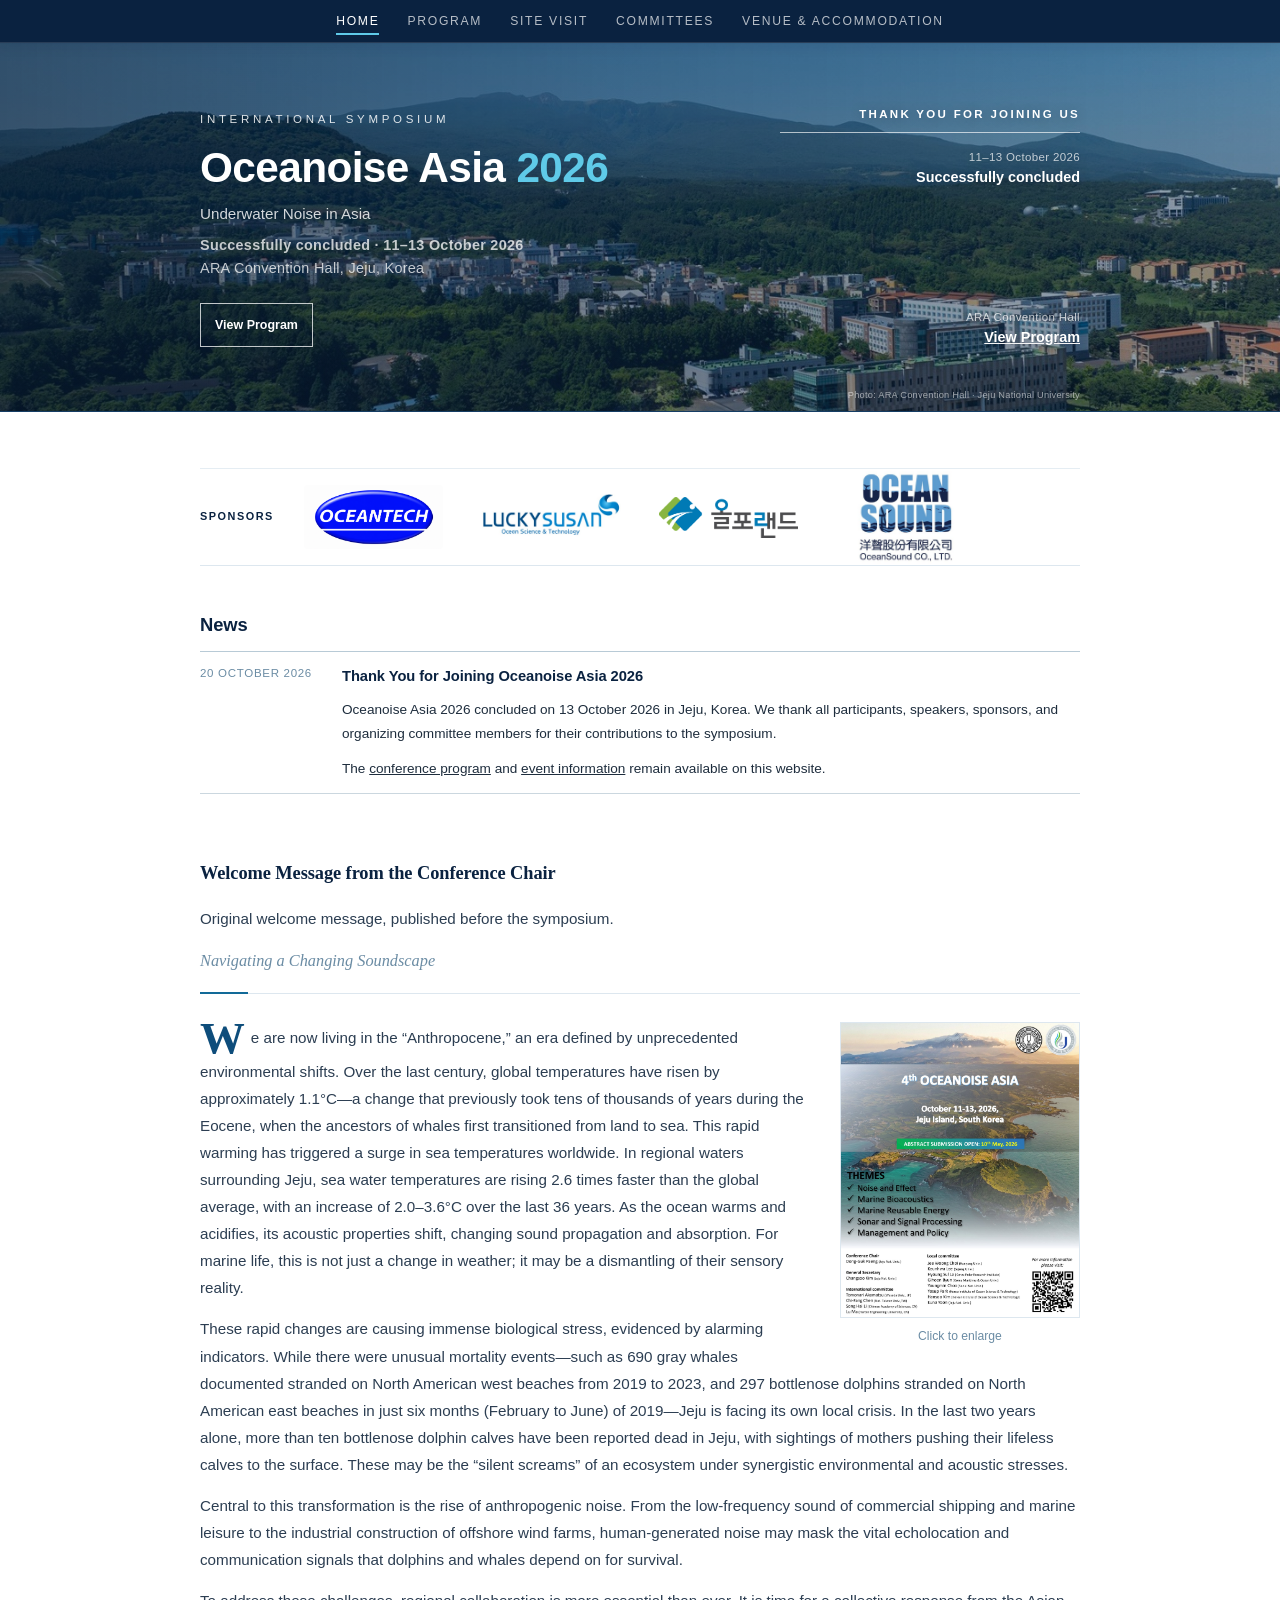
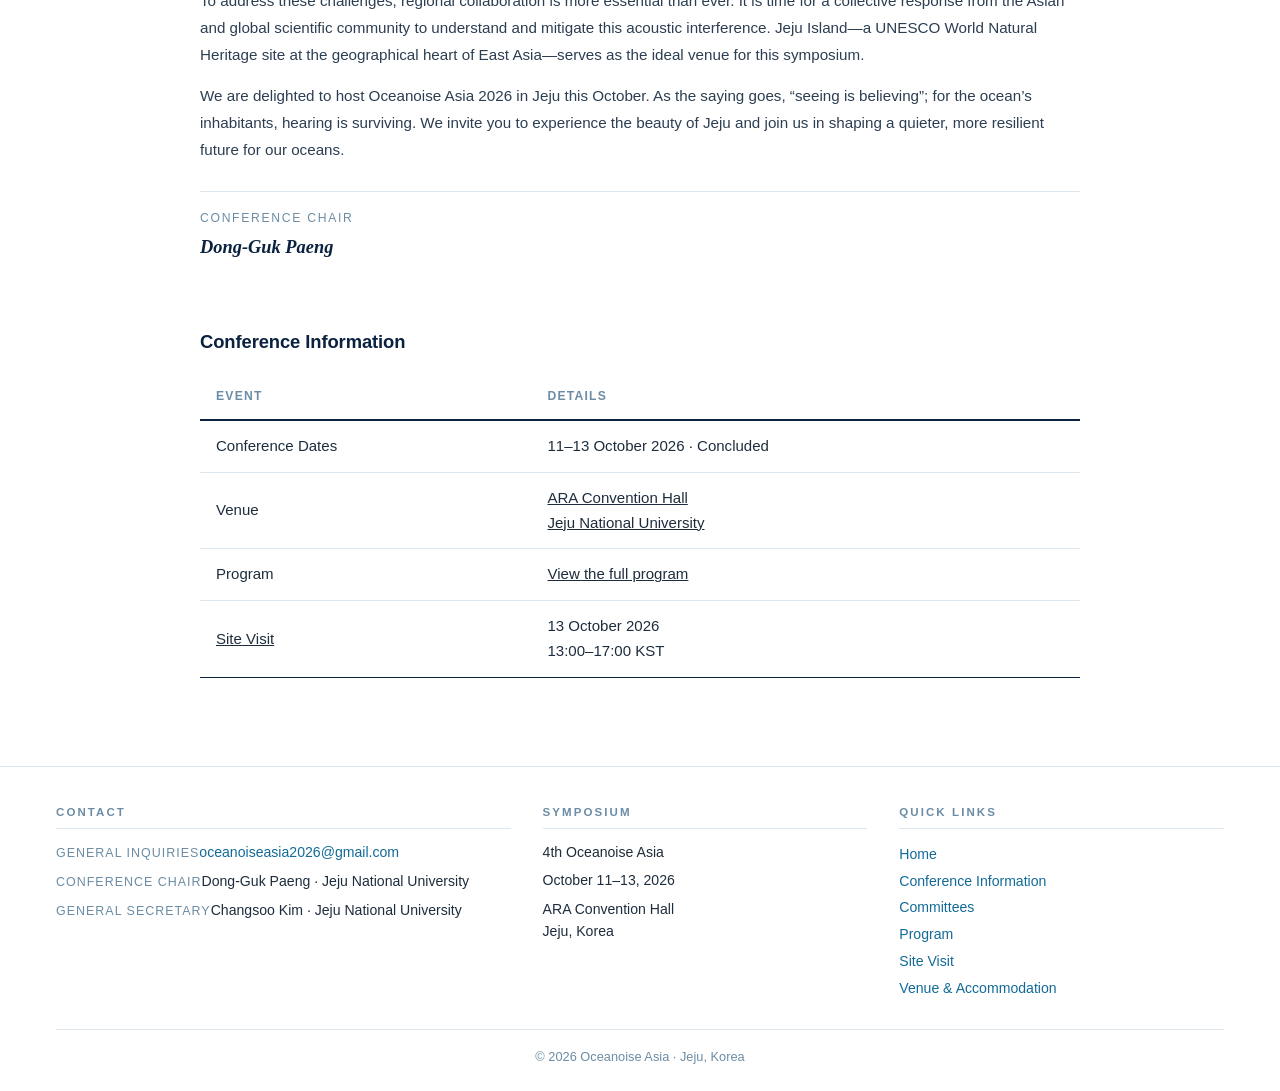
<file: index.html>
<!DOCTYPE html>
<html lang="en">
<head>
  <meta charset="UTF-8" />
  <meta name="viewport" content="width=device-width, initial-scale=1.0" />
  <title>Oceanoise Asia 2026</title>
  <meta name="description" content="Oceanoise Asia 2026 concluded on 13 October 2026 in Jeju, Korea. Thank you to all participants, speakers, sponsors, and organizing committee members." />
  <meta property="og:type" content="website" />
  <meta property="og:site_name" content="Oceanoise Asia 2026" />
  <meta property="og:title" content="Oceanoise Asia 2026" />
  <meta property="og:description" content="Oceanoise Asia 2026 concluded on 13 October 2026 in Jeju, Korea. Thank you to all participants, speakers, sponsors, and organizing committee members." />
  <meta property="og:url" content="https://www.oceanoiseasia2026.com/" />
  <meta property="og:image" content="https://www.oceanoiseasia2026.com/assets/images/oceanoise-asia-2026-share.png" />
  <meta property="og:image:type" content="image/png" />
  <meta property="og:image:width" content="1200" />
  <meta property="og:image:height" content="630" />
  <meta property="og:image:alt" content="Oceanoise Asia 2026 — October 11–13, 2026, ARA Convention Hall, Jeju, Korea" />
  <meta name="twitter:card" content="summary_large_image" />
  <meta name="twitter:title" content="Oceanoise Asia 2026" />
  <meta name="twitter:description" content="Oceanoise Asia 2026 concluded on 13 October 2026 in Jeju, Korea. Thank you to all participants, speakers, sponsors, and organizing committee members." />
  <meta name="twitter:image" content="https://www.oceanoiseasia2026.com/assets/images/oceanoise-asia-2026-share.png" />
  <meta name="twitter:image:alt" content="Oceanoise Asia 2026 — October 11–13, 2026, ARA Convention Hall, Jeju, Korea" />
  <link rel="stylesheet" href="assets/css/site.css?v=20261020-closing-news" />
</head>
<body>

<nav class="site-nav" aria-label="Primary">
  <div class="wrap">
    <a href="index.html?v=20261012-nav9" aria-current="page">Home</a>
    <a href="program.html?v=20261012-nav9">Program</a>
    <a href="site-visit.html?v=20261012-nav9">Site Visit</a>
    <a href="committees.html?v=20261012-nav9">Committees</a>
    <a href="venue.html?v=20261012-nav9">Venue &amp; Accommodation</a>
  </div>
</nav>

<header class="home-hero">
  <div class="wrap">
    <div class="header-inner">
      <div class="home-hero-main">
        <span class="eyebrow">International Symposium</span>
        <h1>Oceanoise Asia <span class="year">2026</span></h1>
        <p class="subtitle">Underwater Noise in Asia</p>
        <p class="meta"><strong>Successfully concluded &middot; 11&ndash;13 October 2026</strong><br/>ARA Convention Hall, Jeju, Korea</p>
        <div class="home-hero-actions">
          <a class="hero-action" href="program.html?v=20261012-nav9">View Program</a>
        </div>
      </div>
      <aside class="home-hero-dates" aria-label="Conference concluded">
        <a class="home-hero-dates__title" href="#thank-you">Thank You for Joining Us</a>
        <dl>
          <div>
            <dt>11&ndash;13 October 2026</dt>
            <dd>Successfully concluded</dd>
          </div>
          <div>
            <dt>ARA Convention Hall</dt>
            <dd><a href="program.html?v=20261012-nav9">View Program</a></dd>
          </div>
        </dl>
      </aside>
    </div>
  </div>
  <small class="hero-photo-credit">Photo: ARA Convention Hall &middot; Jeju National University</small>
</header>

<main>
  <div class="wrap">
    <div class="content">

    <!-- Sponsors -->
    <section class="sponsors-strip" aria-labelledby="sponsors-title">
      <h2 id="sponsors-title">Sponsors</h2>
      <div class="sponsor-logos">
        <a
          class="sponsor-logo-frame sponsor-logo-link sponsor-logo-frame--oceantech"
          href="https://www.oceantech.co.kr/OT/index.php"
          target="_blank"
          rel="noopener noreferrer"
          aria-label="Visit the Oceantech official website"
        >
          <img src="assets/images/sponsor-oceantech.png?v=20260904" alt="Oceantech" />
        </a>
        <div class="sponsor-logo-frame sponsor-logo-frame--lucky">
          <img src="assets/images/sponsor-lucky-susan.jpg" alt="Lucky Susan — Ocean Science &amp; Technology" />
        </div>
        <a
          class="sponsor-logo-frame sponsor-logo-link"
          href="https://all4landglobal.com/"
          target="_blank"
          rel="noopener noreferrer"
          aria-label="Visit the Allforland official website"
        >
          <img src="assets/images/sponsor-02.png" alt="올포랜드" />
        </a>
        <a
          class="sponsor-logo-frame sponsor-logo-link sponsor-logo-frame--oceansound"
          href="https://www.oceansound-tw.com/h/index?key=k93td"
          target="_blank"
          rel="noopener noreferrer"
          aria-label="Visit the OceanSound official website"
        >
          <img src="assets/images/sponsor-oceansound.png?v=20261011-2" alt="OceanSound CO., LTD." />
        </a>
      </div>
    </section>

    <!-- News -->
    <section class="news section">
      <h2>News</h2>
      <div class="news-list">
        <article class="news-item news-item--message" id="thank-you" aria-labelledby="thank-you-title">
          <time datetime="2026-10-20">20 October 2026</time>
          <div class="news-message">
            <h3 id="thank-you-title">Thank You for Joining Oceanoise Asia 2026</h3>
            <p>Oceanoise Asia 2026 concluded on 13 October 2026 in Jeju, Korea. We thank all participants, speakers, sponsors, and organizing committee members for their contributions to the symposium.</p>
            <p>The <a href="program.html?v=20261012-nav9">conference program</a> and <a href="#dates">event information</a> remain available on this website.</p>
          </div>
        </article>
      </div>
    </section>

    <!-- Original welcome message retained as a conference record -->
    <article class="welcome section">
      <h2>Welcome Message from the Conference Chair</h2>
      <p class="caption">Original welcome message, published before the symposium.</p>
      <p class="lead">Navigating a Changing Soundscape</p>

      <figure class="poster poster-float">
        <button type="button" onclick="openLightbox()" aria-label="Enlarge poster">
          <img src="poster.jpg" alt="Oceanoise Asia 2026 - Call for Papers" />
        </button>
        <figcaption class="caption">Click to enlarge</figcaption>
      </figure>

      <p class="dropcap">We are now living in the &ldquo;Anthropocene,&rdquo; an era defined by unprecedented environmental shifts. Over the last century, global temperatures have risen by approximately 1.1&deg;C&mdash;a change that previously took tens of thousands of years during the Eocene, when the ancestors of whales first transitioned from land to sea. This rapid warming has triggered a surge in sea temperatures worldwide. In regional waters surrounding Jeju, sea water temperatures are rising 2.6 times faster than the global average, with an increase of 2.0&ndash;3.6&deg;C over the last 36 years. As the ocean warms and acidifies, its acoustic properties shift, changing sound propagation and absorption. For marine life, this is not just a change in weather; it may be a dismantling of their sensory reality.</p>

      <p>These rapid changes are causing immense biological stress, evidenced by alarming indicators. While there were unusual mortality events&mdash;such as 690 gray whales documented stranded on North American west beaches from 2019 to 2023, and 297 bottlenose dolphins stranded on North American east beaches in just six months (February to June) of 2019&mdash;Jeju is facing its own local crisis. In the last two years alone, more than ten bottlenose dolphin calves have been reported dead in Jeju, with sightings of mothers pushing their lifeless calves to the surface. These may be the &ldquo;silent screams&rdquo; of an ecosystem under synergistic environmental and acoustic stresses.</p>

      <p>Central to this transformation is the rise of anthropogenic noise. From the low-frequency sound of commercial shipping and marine leisure to the industrial construction of offshore wind farms, human-generated noise may mask the vital echolocation and communication signals that dolphins and whales depend on for survival.</p>

      <p>To address these challenges, regional collaboration is more essential than ever. It is time for a collective response from the Asian and global scientific community to understand and mitigate this acoustic interference. Jeju Island&mdash;a UNESCO World Natural Heritage site at the geographical heart of East Asia&mdash;serves as the ideal venue for this symposium.</p>

      <p>We are delighted to host Oceanoise Asia 2026 in Jeju this October. As the saying goes, &ldquo;seeing is believing&rdquo;; for the ocean&rsquo;s inhabitants, hearing is surviving. We invite you to experience the beauty of Jeju and join us in shaping a quieter, more resilient future for our oceans.</p>

      <div class="signature">
        <div class="role">Conference Chair</div>
        <div class="name">Dong-Guk Paeng</div>
      </div>
    </article>

    <!-- Conference Information -->
    <section id="dates" class="schedule">
      <h2>Conference Information</h2>
      <table>
        <thead>
          <tr>
            <th>Event</th>
            <th>Details</th>
          </tr>
        </thead>
        <tbody>
          <tr>
            <td>Conference Dates</td>
            <td>11&ndash;13 October 2026 &middot; Concluded</td>
          </tr>
          <tr>
            <td>Venue</td>
            <td><a href="venue.html?v=20261012-nav9">ARA Convention Hall<br/>Jeju National University</a></td>
          </tr>
          <tr>
            <td>Program</td>
            <td><a href="program.html?v=20261012-nav9">View the full program</a></td>
          </tr>
          <tr>
            <td><a href="site-visit.html?v=20261012-nav9">Site Visit</a></td>
            <td>13 October 2026<br/>13:00&ndash;17:00 KST</td>
          </tr>
        </tbody>
      </table>
    </section>

    </div>
  </div>
</main>

<footer id="contact">
  <div class="wrap">
    <div class="footer-grid">
      <div class="footer-col">
        <h4>Contact</h4>
        <p><span class="role">General Inquiries</span><a href="mailto:oceanoiseasia2026@gmail.com">oceanoiseasia2026@gmail.com</a></p>
        <p><span class="role">Conference Chair</span>Dong-Guk Paeng &middot; Jeju National University</p>
        <p><span class="role">General Secretary</span>Changsoo Kim &middot; Jeju National University</p>
      </div>
      <div class="footer-col">
        <h4>Symposium</h4>
        <p>4th Oceanoise Asia</p>
        <p>October 11&ndash;13, 2026</p>
        <p>ARA Convention Hall<br/>Jeju, Korea</p>
      </div>
      <div class="footer-col">
        <h4>Quick Links</h4>
        <ul>
          <li><a href="index.html?v=20261012-nav9">Home</a></li>
          <li><a href="index.html?v=20261012-nav9#dates">Conference Information</a></li>
          <li><a href="committees.html?v=20261012-nav9">Committees</a></li>
          <li><a href="program.html?v=20261012-nav9">Program</a></li>
          <li><a href="site-visit.html?v=20261012-nav9">Site Visit</a></li>
          <li><a href="venue.html?v=20261012-nav9">Venue &amp; Accommodation</a></li>
        </ul>
      </div>
    </div>
    <div class="footer-bottom">
      &copy; 2026 Oceanoise Asia &middot; Jeju, Korea
    </div>
  </div>
</footer>

<!-- Lightbox -->
<div class="lightbox" id="lightbox" onclick="closeLightbox()">
  <button class="lightbox-close" type="button" onclick="event.stopPropagation(); closeLightbox()" aria-label="Close">&times;</button>
  <img src="poster.jpg" alt="Oceanoise Asia 2026 - Call for Papers (Full Size)" onclick="event.stopPropagation()" />
</div>

<script>
  function openLightbox()  { document.getElementById('lightbox').classList.add('open'); }
  function closeLightbox() { document.getElementById('lightbox').classList.remove('open'); }
  document.addEventListener('keydown', function(e) {
    if (e.key === 'Escape') closeLightbox();
  });
</script>

</body>
</html>
</file>
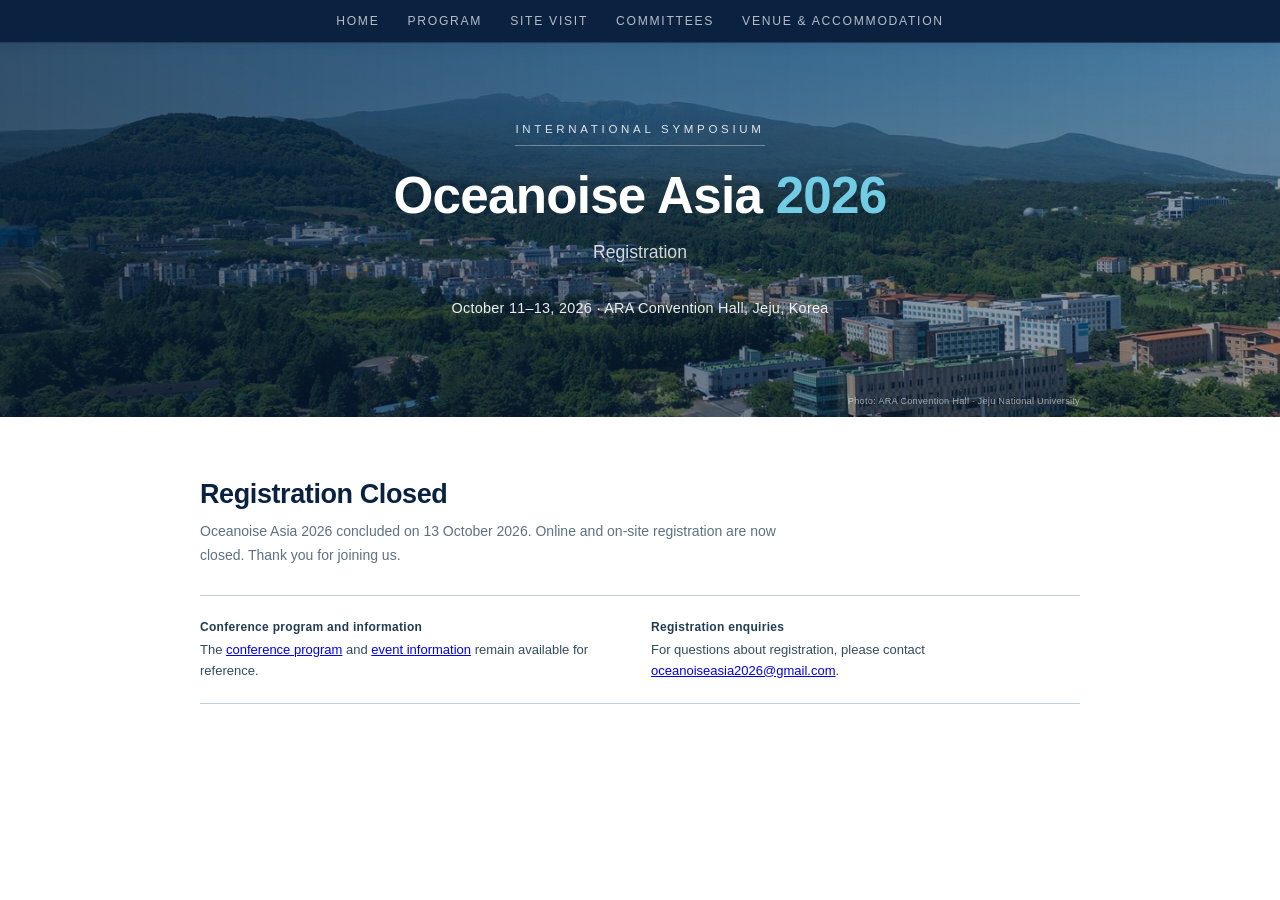
<file: registration/index.html>
<!doctype html>
<html lang="en">
  <head>
    <meta charset="utf-8">
    <meta name="viewport" content="width=device-width, initial-scale=1">
    <meta name="robots" content="noindex">
    <meta name="referrer" content="no-referrer">
    <title>Oceanoise Asia 2026 Registration</title>
    <link rel="stylesheet" href="./assets/styles.css?v=20260901-white-background">
  </head>
  <body>
    <main class="oa-registration" aria-labelledby="oa-registration-title">
      <nav class="oa-registration__nav" aria-label="Primary">
        <div class="oa-registration__nav-inner">
          <a href="https://www.oceanoiseasia2026.com/index.html?v=20261012-nav9">Home</a>
          <a href="https://www.oceanoiseasia2026.com/program.html?v=20261012-nav9">Program</a>
          <a href="https://www.oceanoiseasia2026.com/site-visit.html?v=20261012-nav9">Site Visit</a>
          <a href="https://www.oceanoiseasia2026.com/committees.html?v=20261012-nav9">Committees</a>
          <a href="https://www.oceanoiseasia2026.com/venue.html?v=20261012-nav9">Venue &amp; Accommodation</a>
        </div>
      </nav>

      <header class="oa-registration__hero">
        <div class="oa-registration__hero-inner">
          <p class="oa-registration__hero-eyebrow">International Symposium</p>
          <h1 id="oa-registration-title">
            Oceanoise Asia <span>2026</span>
          </h1>
          <p class="oa-registration__hero-section">Registration</p>
          <p class="oa-registration__hero-meta">
            October 11–13, 2026 · ARA Convention Hall, Jeju, Korea
          </p>
        </div>
        <small class="oa-registration__hero-photo-credit">Photo: ARA Convention Hall · Jeju National University</small>
      </header>

      <div class="oa-registration__content">
      <section class="oa-registration__shell" aria-labelledby="oa-registration-form-title">
        <header class="oa-registration__header">
          <div>
            <h2 id="oa-registration-form-title" data-page-title>Registration Closed</h2>
            <p class="oa-registration__introduction" data-page-introduction>
              Oceanoise Asia 2026 concluded on 13 October 2026. Online and on-site registration are now closed. Thank you for joining us.
            </p>
          </div>
        </header>

        <section class="oa-registration__process" aria-label="Registration information">
          <div class="oa-registration__guidance">
            <p>
              <strong>Conference program and information</strong>
              <span>The <a href="../program.html?v=20261012-nav9">conference program</a> and <a href="../index.html#dates">event information</a> remain available for reference.</span>
            </p>
            <p>
              <strong>Registration enquiries</strong>
              <span>For questions about registration, please contact <a href="mailto:oceanoiseasia2026@gmail.com">oceanoiseasia2026@gmail.com</a>.</span>
            </p>
          </div>
        </section>

        <section class="oa-registration__verification" data-verification-panel hidden>
          <p>
            Your email address is being verified and your Oceanoise Asia 2026 registration is being completed automatically.
          </p>
          <p class="oa-registration__verification-note">
            Please keep this page open. We will not ask for your password or payment information.
          </p>
          <button class="oa-registration__button" type="button" data-verification-button hidden>
            Try Again
          </button>
        </section>

        <section class="oa-registration__status" aria-live="polite" data-status-box hidden>
          <h2 data-status-title>Status</h2>
          <p data-status-message></p>
          <dl class="oa-registration__summary" data-registration-summary hidden>
            <div>
              <dt>Full Name</dt>
              <dd data-summary-name></dd>
            </div>
            <div>
              <dt>Email</dt>
              <dd data-summary-email></dd>
            </div>
            <div>
              <dt>Affiliation</dt>
              <dd data-summary-affiliation></dd>
            </div>
            <div>
              <dt>Nationality</dt>
              <dd data-summary-country></dd>
            </div>
            <div>
              <dt>Student</dt>
              <dd data-summary-student></dd>
            </div>
            <div>
              <dt>Presenter</dt>
              <dd data-summary-presenter></dd>
            </div>
            <div data-summary-paper-item hidden>
              <dt>Abstract Title</dt>
              <dd data-summary-paper-title></dd>
            </div>
            <div>
              <dt>Invitation Letter</dt>
              <dd data-summary-invitation-letter></dd>
            </div>
            <div hidden>
              <dd data-summary-code></dd>
              <dd data-summary-status></dd>
              <dd data-summary-payment></dd>
            </div>
          </dl>
          <p class="oa-registration__support-note" data-support-note hidden></p>
        </section>

        <section class="oa-registration__email-preview" data-email-preview hidden>
          <header>
            <h2>Email Preview</h2>
            <span>PREVIEW</span>
          </header>
          <p class="oa-registration__email-subject" data-email-subject></p>
          <pre data-email-body></pre>
        </section>
      </section>
      </div>
    </main>

    <script type="module" src="./assets/app.js?v=20260923-shared-email"></script>
  </body>
</html>
</file>
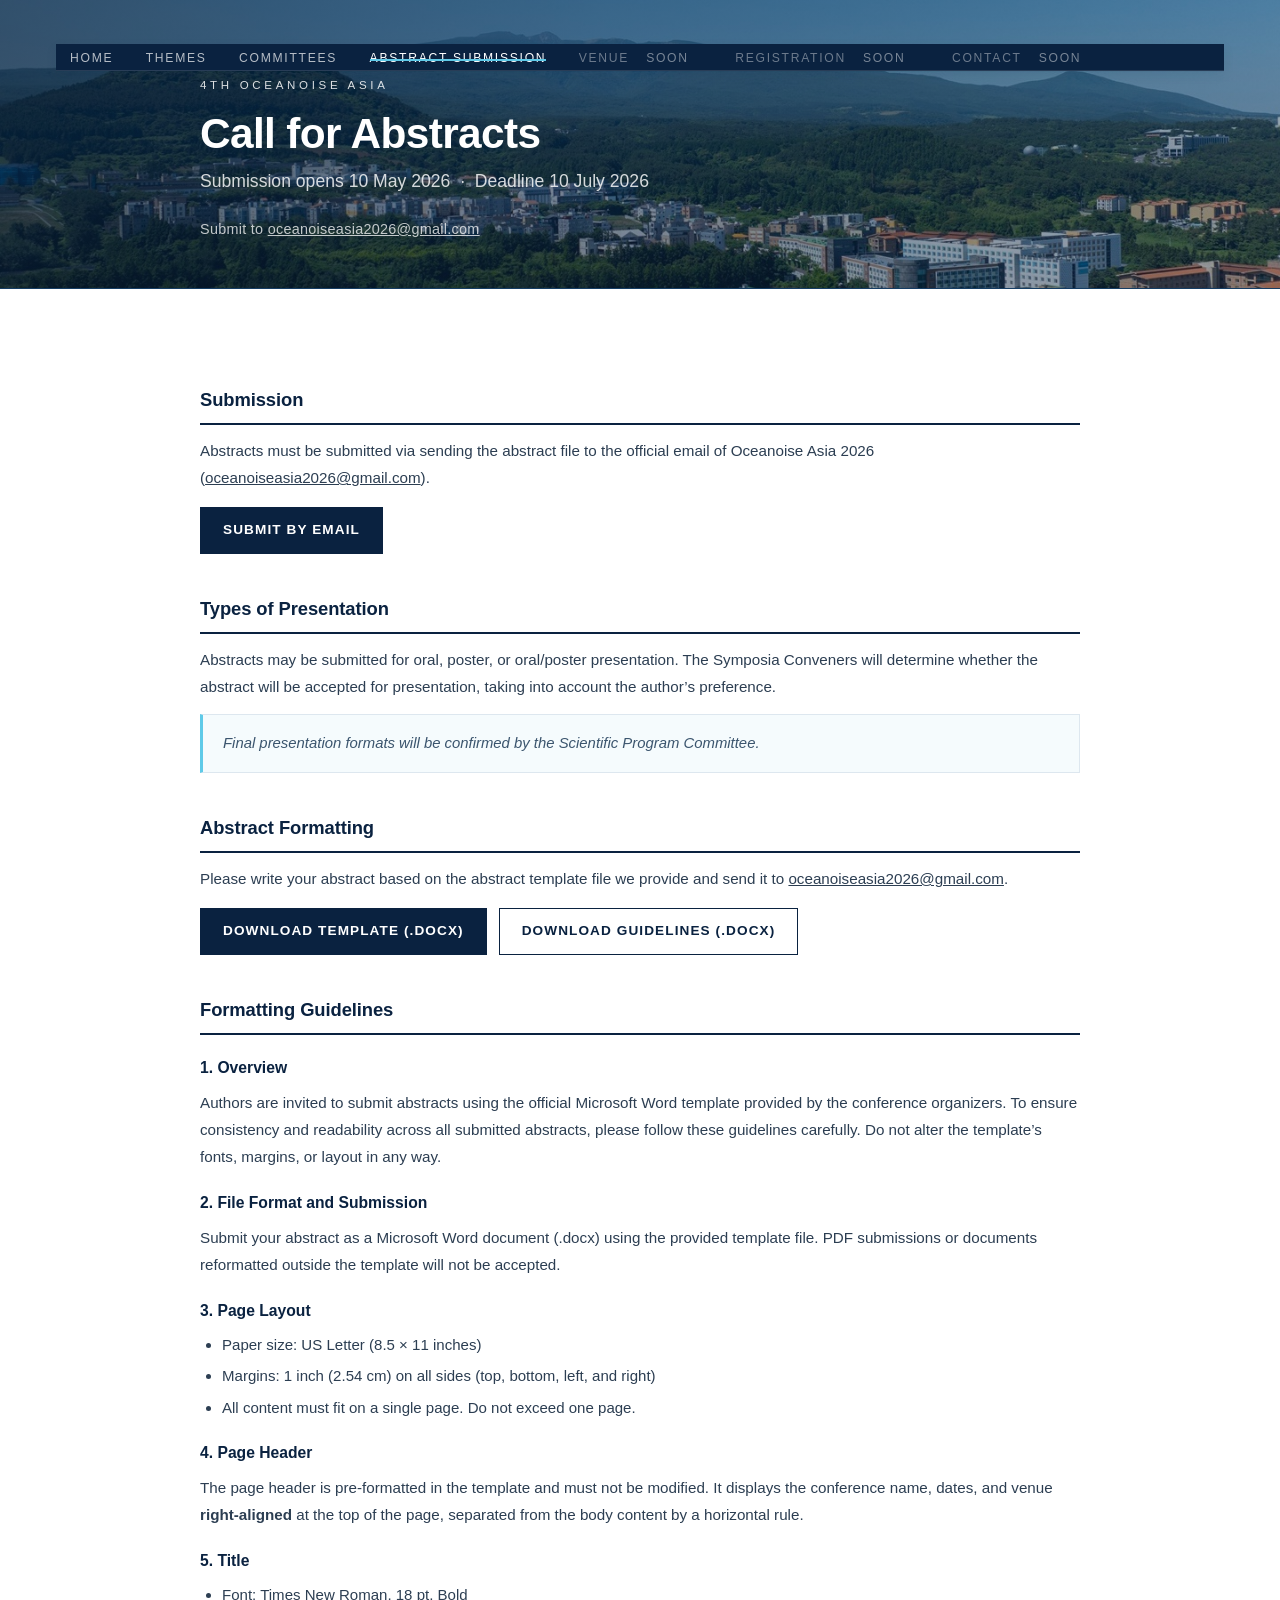
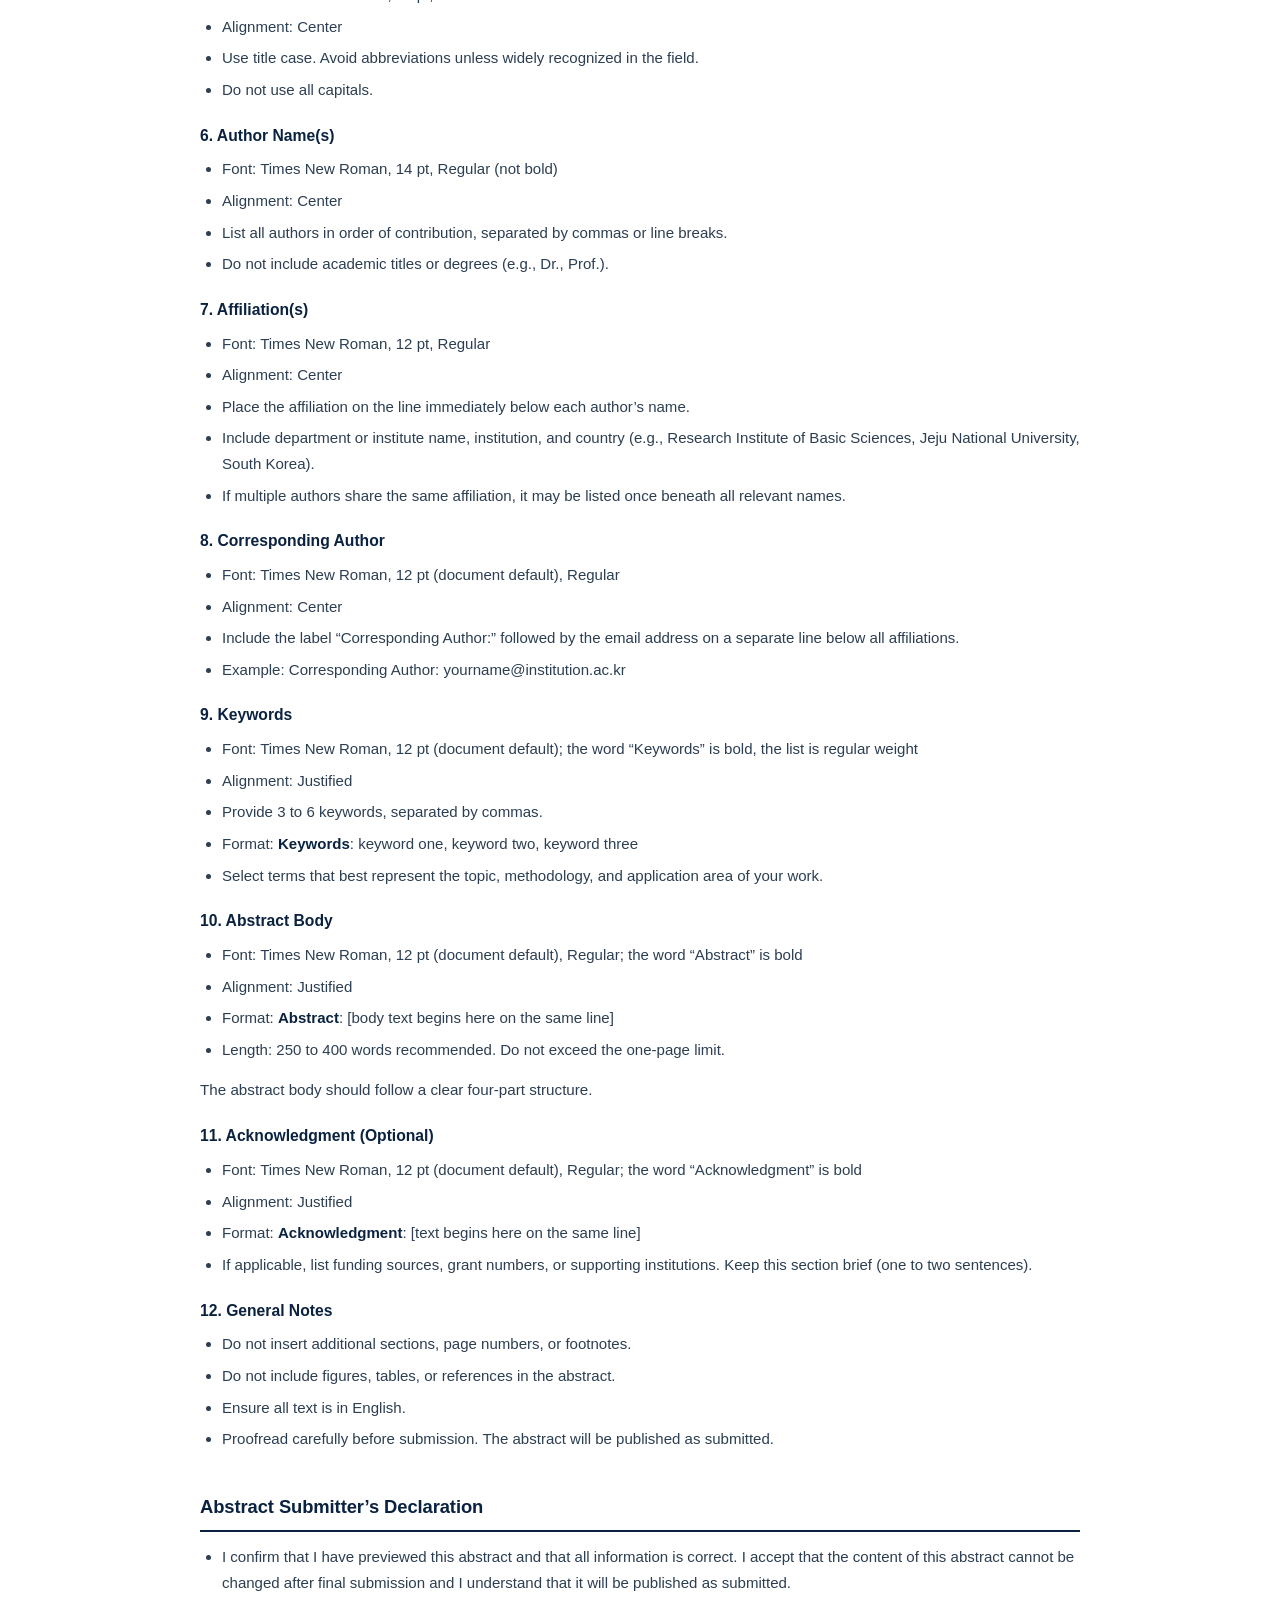
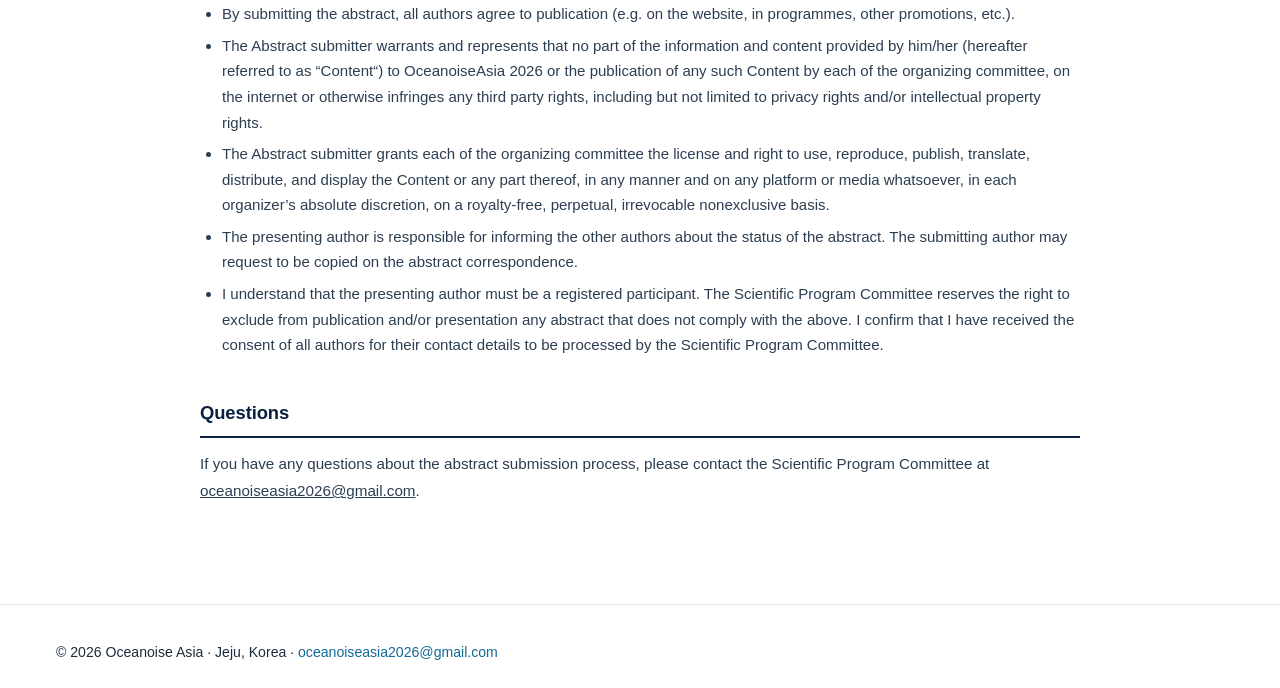
<file: abstract-submission.html>
<!DOCTYPE html>
<html lang="en">
<head>
  <meta charset="UTF-8" />
  <meta name="viewport" content="width=device-width, initial-scale=1.0" />
  <title>Abstract Submission &mdash; Oceanoise Asia 2026</title>
  <meta name="description" content="Call for Abstracts for the 4th Oceanoise Asia. Submission opens 10 May 2026, deadline 10 July 2026. Download the official template and formatting guidelines." />
  <link rel="stylesheet" href="assets/css/site.css" />
</head>
<body>

<header class="page-hero">
  <div class="wrap">
    <nav class="site-nav" aria-label="Primary">
      <a href="index.html">Home</a>
      <a href="index.html#themes">Themes</a>
      <a href="index.html#committees">Committees</a>
      <a href="abstract-submission.html" aria-current="page">Abstract Submission</a>
      <span class="disabled" aria-disabled="true">Venue <span class="tag">Soon</span></span>
      <span class="disabled" aria-disabled="true">Registration <span class="tag">Soon</span></span>
      <span class="disabled" aria-disabled="true">Contact <span class="tag">Soon</span></span>
    </nav>
    <div class="header-inner">
      <span class="eyebrow">4th Oceanoise Asia</span>
      <h1>Call for Abstracts</h1>
      <p class="subtitle">Submission opens 10 May 2026 &nbsp;&middot;&nbsp; Deadline 10 July 2026</p>
      <p class="meta">Submit to <a style="color:inherit;" href="mailto:oceanoiseasia2026@gmail.com">oceanoiseasia2026@gmail.com</a></p>
    </div>
  </div>
</header>

<main>
  <div class="wrap">
    <article class="content">

      <!-- 1. Submission -->
      <section class="doc-section" id="submission">
        <h2>Submission</h2>
        <p>Abstracts must be submitted via sending the abstract file to the official email of Oceanoise Asia 2026 (<a href="mailto:oceanoiseasia2026@gmail.com">oceanoiseasia2026@gmail.com</a>).</p>
        <div class="btn-row">
          <a class="btn btn-primary" href="mailto:oceanoiseasia2026@gmail.com?subject=Oceanoise%20Asia%202026%20Abstract%20Submission">Submit by Email</a>
        </div>
      </section>

      <!-- 2. Types of Presentation -->
      <section class="doc-section" id="types">
        <h2>Types of Presentation</h2>
        <p>Abstracts may be submitted for oral, poster, or oral/poster presentation. The Symposia Conveners will determine whether the abstract will be accepted for presentation, taking into account the author&rsquo;s preference.</p>
        <div class="callout note">Final presentation formats will be confirmed by the Scientific Program Committee.</div>
      </section>

      <!-- 3. Abstract Formatting (intro + downloads) -->
      <section class="doc-section" id="formatting-intro">
        <h2>Abstract Formatting</h2>
        <p>Please write your abstract based on the abstract template file we provide and send it to <a href="mailto:oceanoiseasia2026@gmail.com">oceanoiseasia2026@gmail.com</a>.</p>
        <div class="btn-row">
          <a class="btn btn-primary" href="assets/downloads/Abstract_Template.docx" download>Download Template (.docx)</a>
          <a class="btn btn-outline" href="assets/downloads/Abstract_Submission_Guidelines.docx" download>Download Guidelines (.docx)</a>
        </div>
      </section>

      <!-- 4. Formatting Guidelines (detail) -->
      <section class="doc-section" id="guidelines">
        <h2>Formatting Guidelines</h2>

        <h3>1. Overview</h3>
        <p>Authors are invited to submit abstracts using the official Microsoft Word template provided by the conference organizers. To ensure consistency and readability across all submitted abstracts, please follow these guidelines carefully. Do not alter the template&rsquo;s fonts, margins, or layout in any way.</p>

        <h3>2. File Format and Submission</h3>
        <p>Submit your abstract as a Microsoft Word document (.docx) using the provided template file. PDF submissions or documents reformatted outside the template will not be accepted.</p>

        <h3>3. Page Layout</h3>
        <ul>
          <li>Paper size: US Letter (8.5 &times; 11 inches)</li>
          <li>Margins: 1 inch (2.54 cm) on all sides (top, bottom, left, and right)</li>
          <li>All content must fit on a single page. Do not exceed one page.</li>
        </ul>

        <h3>4. Page Header</h3>
        <p>The page header is pre-formatted in the template and must not be modified. It displays the conference name, dates, and venue <strong>right-aligned</strong> at the top of the page, separated from the body content by a horizontal rule.</p>

        <h3>5. Title</h3>
        <ul>
          <li>Font: Times New Roman, 18 pt, Bold</li>
          <li>Alignment: Center</li>
          <li>Use title case. Avoid abbreviations unless widely recognized in the field.</li>
          <li>Do not use all capitals.</li>
        </ul>

        <h3>6. Author Name(s)</h3>
        <ul>
          <li>Font: Times New Roman, 14 pt, Regular (not bold)</li>
          <li>Alignment: Center</li>
          <li>List all authors in order of contribution, separated by commas or line breaks.</li>
          <li>Do not include academic titles or degrees (e.g., Dr., Prof.).</li>
        </ul>

        <h3>7. Affiliation(s)</h3>
        <ul>
          <li>Font: Times New Roman, 12 pt, Regular</li>
          <li>Alignment: Center</li>
          <li>Place the affiliation on the line immediately below each author&rsquo;s name.</li>
          <li>Include department or institute name, institution, and country (e.g., Research Institute of Basic Sciences, Jeju National University, South Korea).</li>
          <li>If multiple authors share the same affiliation, it may be listed once beneath all relevant names.</li>
        </ul>

        <h3>8. Corresponding Author</h3>
        <ul>
          <li>Font: Times New Roman, 12 pt (document default), Regular</li>
          <li>Alignment: Center</li>
          <li>Include the label &ldquo;Corresponding Author:&rdquo; followed by the email address on a separate line below all affiliations.</li>
          <li>Example: Corresponding Author: yourname@institution.ac.kr</li>
        </ul>

        <h3>9. Keywords</h3>
        <ul>
          <li>Font: Times New Roman, 12 pt (document default); the word &ldquo;Keywords&rdquo; is bold, the list is regular weight</li>
          <li>Alignment: Justified</li>
          <li>Provide 3 to 6 keywords, separated by commas.</li>
          <li>Format: <strong>Keywords</strong>: keyword one, keyword two, keyword three</li>
          <li>Select terms that best represent the topic, methodology, and application area of your work.</li>
        </ul>

        <h3>10. Abstract Body</h3>
        <ul>
          <li>Font: Times New Roman, 12 pt (document default), Regular; the word &ldquo;Abstract&rdquo; is bold</li>
          <li>Alignment: Justified</li>
          <li>Format: <strong>Abstract</strong>: [body text begins here on the same line]</li>
          <li>Length: 250 to 400 words recommended. Do not exceed the one-page limit.</li>
        </ul>
        <p>The abstract body should follow a clear four-part structure.</p>

        <h3>11. Acknowledgment (Optional)</h3>
        <ul>
          <li>Font: Times New Roman, 12 pt (document default), Regular; the word &ldquo;Acknowledgment&rdquo; is bold</li>
          <li>Alignment: Justified</li>
          <li>Format: <strong>Acknowledgment</strong>: [text begins here on the same line]</li>
          <li>If applicable, list funding sources, grant numbers, or supporting institutions. Keep this section brief (one to two sentences).</li>
        </ul>

        <h3>12. General Notes</h3>
        <ul>
          <li>Do not insert additional sections, page numbers, or footnotes.</li>
          <li>Do not include figures, tables, or references in the abstract.</li>
          <li>Ensure all text is in English.</li>
          <li>Proofread carefully before submission. The abstract will be published as submitted.</li>
        </ul>
      </section>

      <!-- 5. Submitter's Declaration -->
      <section class="doc-section" id="declaration">
        <h2>Abstract Submitter&rsquo;s Declaration</h2>
        <ul>
          <li>I confirm that I have previewed this abstract and that all information is correct. I accept that the content of this abstract cannot be changed after final submission and I understand that it will be published as submitted.</li>
          <li>By submitting the abstract, all authors agree to publication (e.g. on the website, in programmes, other promotions, etc.).</li>
          <li>The Abstract submitter warrants and represents that no part of the information and content provided by him/her (hereafter referred to as &ldquo;Content&ldquo;) to OceanoiseAsia 2026 or the publication of any such Content by each of the organizing committee, on the internet or otherwise infringes any third party rights, including but not limited to privacy rights and/or intellectual property rights.</li>
          <li>The Abstract submitter grants each of the organizing committee the license and right to use, reproduce, publish, translate, distribute, and display the Content or any part thereof, in any manner and on any platform or media whatsoever, in each organizer&rsquo;s absolute discretion, on a royalty-free, perpetual, irrevocable nonexclusive basis.</li>
          <li>The presenting author is responsible for informing the other authors about the status of the abstract. The submitting author may request to be copied on the abstract correspondence.</li>
          <li>I understand that the presenting author must be a registered participant. The Scientific Program Committee reserves the right to exclude from publication and/or presentation any abstract that does not comply with the above. I confirm that I have received the consent of all authors for their contact details to be processed by the Scientific Program Committee.</li>
        </ul>
      </section>

      <!-- 6. Questions -->
      <section class="doc-section" id="questions">
        <h2>Questions</h2>
        <p>If you have any questions about the abstract submission process, please contact the Scientific Program Committee at <a href="mailto:oceanoiseasia2026@gmail.com">oceanoiseasia2026@gmail.com</a>.</p>
      </section>

    </article>
  </div>
</main>

<footer>
  <div class="wrap">
    &copy; 2026 Oceanoise Asia &middot; Jeju, Korea &middot; <a href="mailto:oceanoiseasia2026@gmail.com">oceanoiseasia2026@gmail.com</a>
  </div>
</footer>

</body>
</html>
</file>
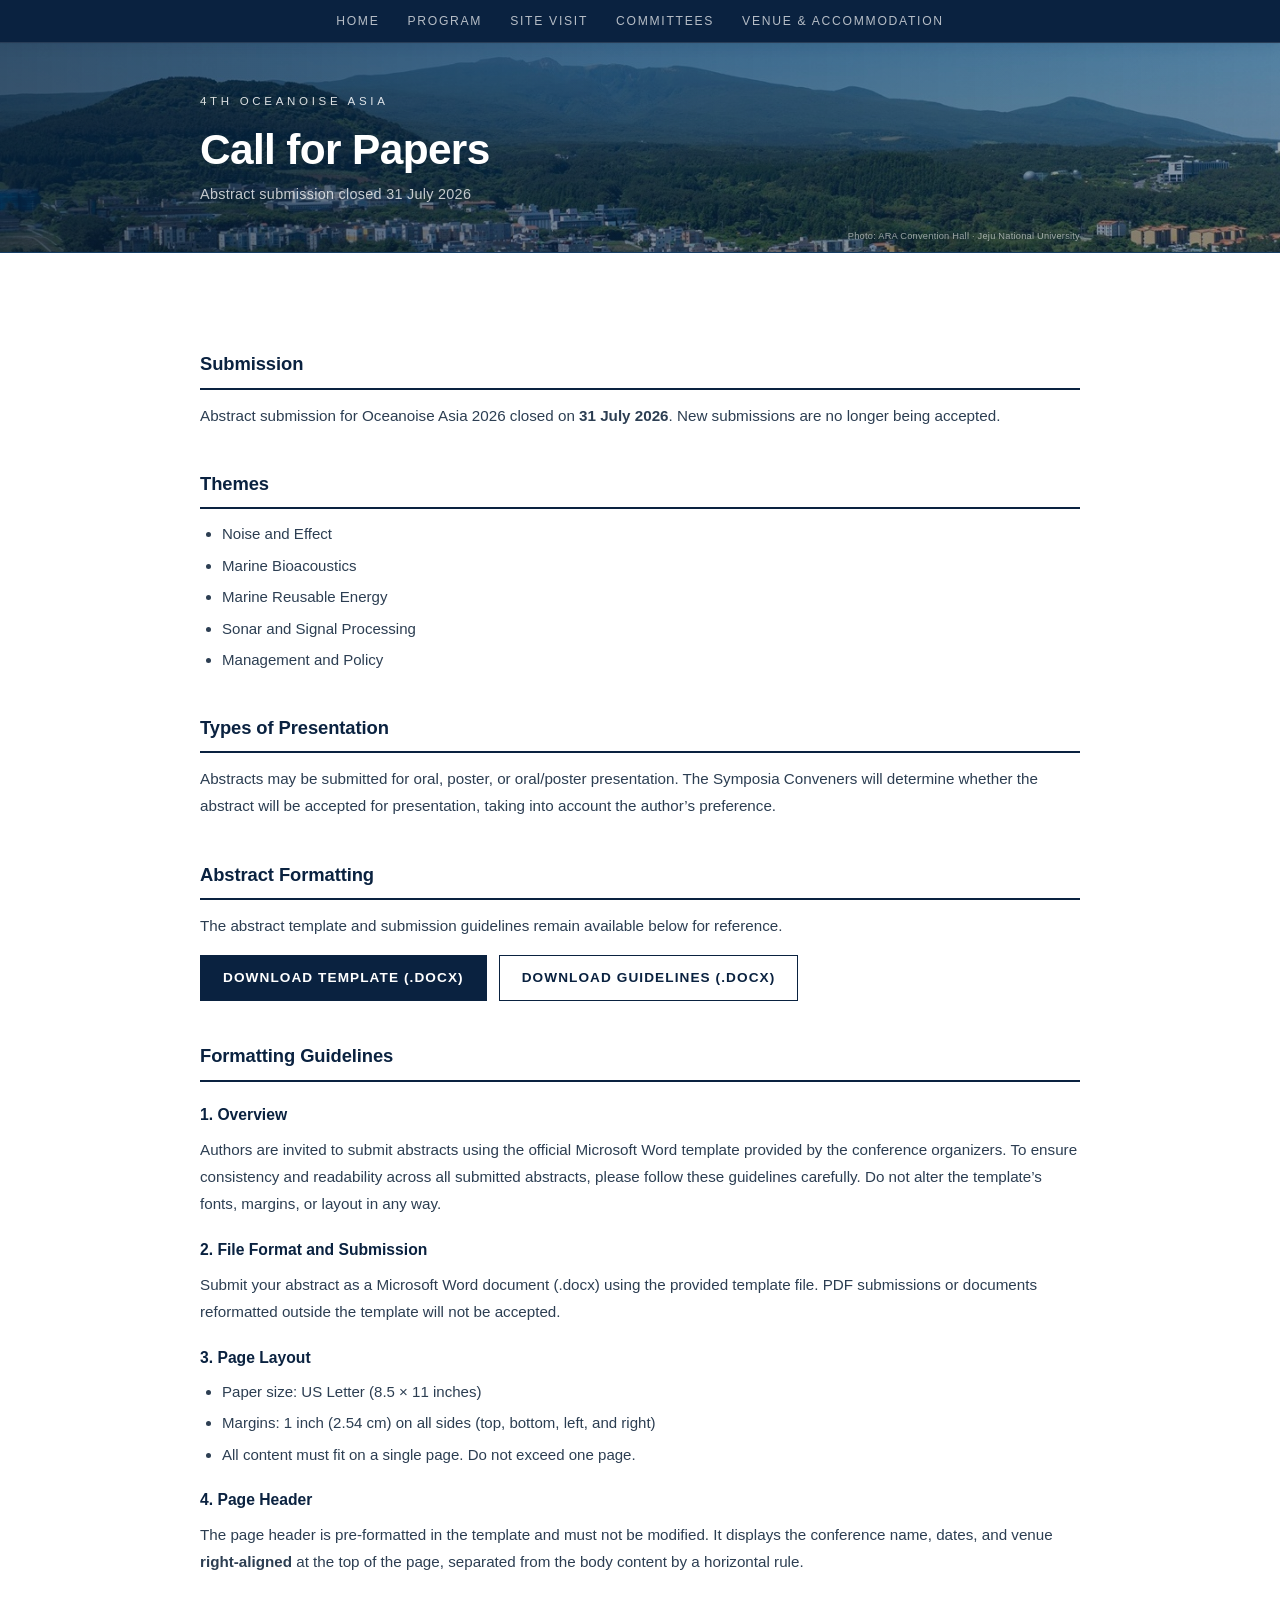
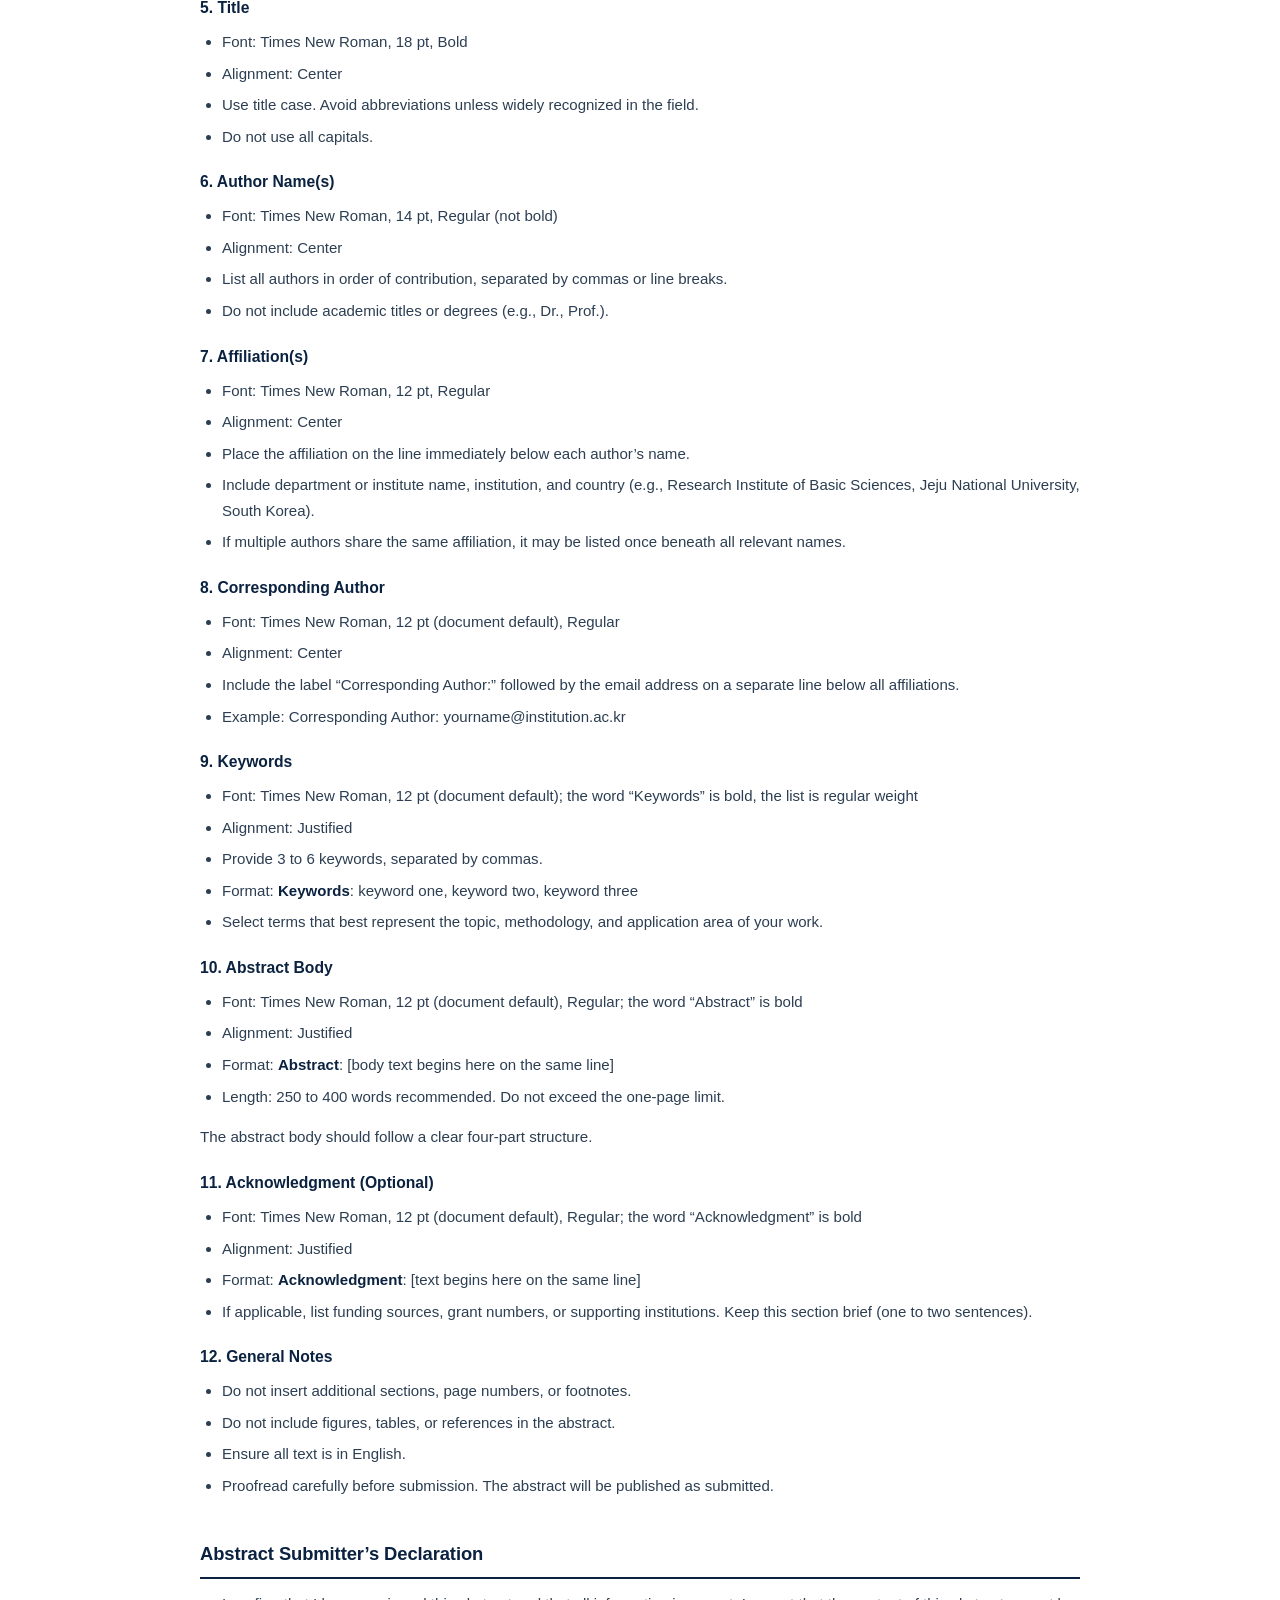
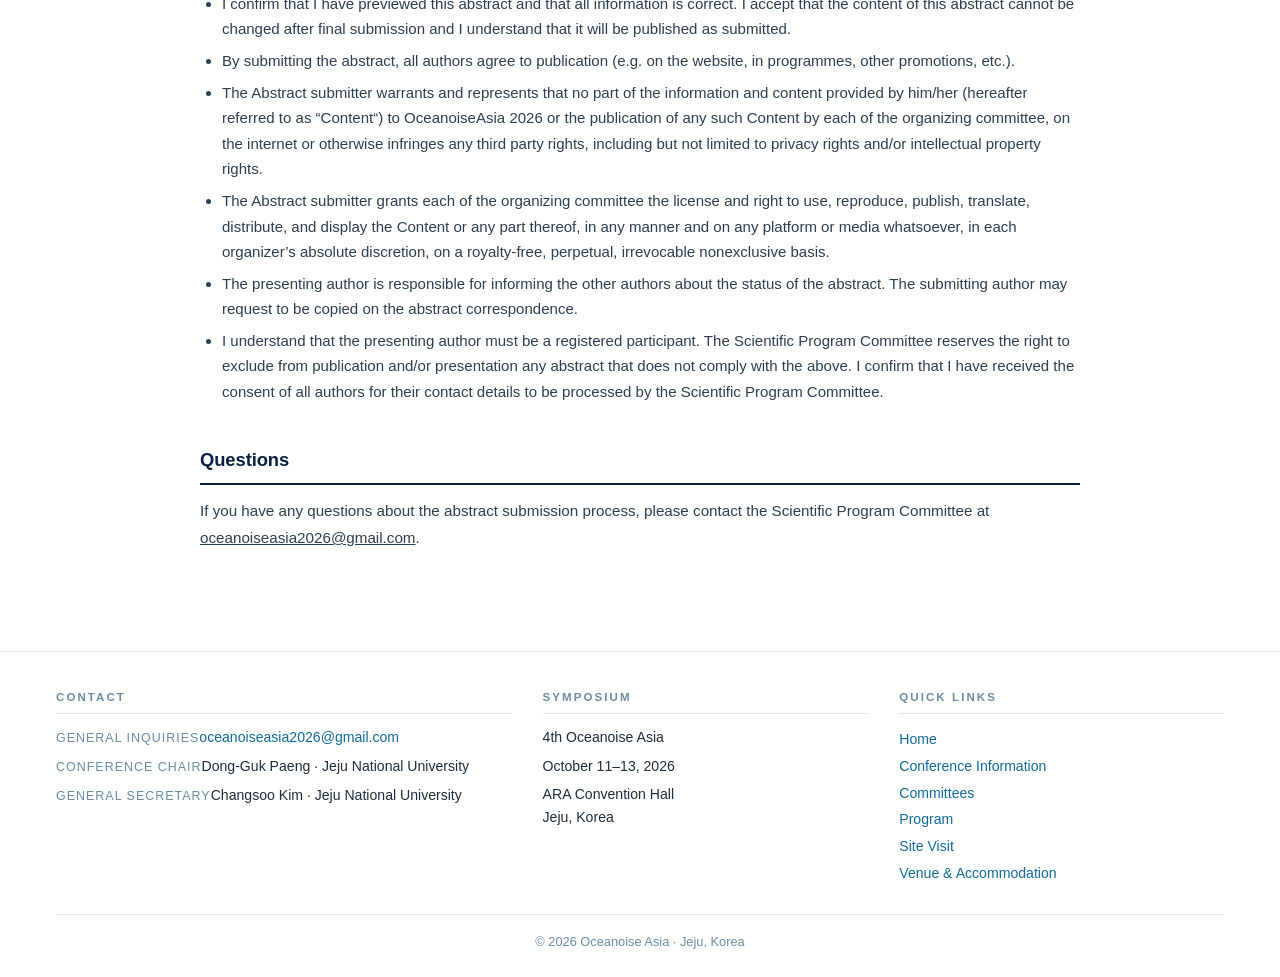
<file: call-for-papers.html>
<!DOCTYPE html>
<html lang="en">
<head>
  <meta charset="UTF-8" />
  <meta name="viewport" content="width=device-width, initial-scale=1.0" />
  <title>Call for Papers &mdash; Oceanoise Asia 2026</title>
  <meta name="description" content="The call for papers for the 4th Oceanoise Asia is closed. Submission guidelines and the official abstract template remain available for reference." />
  <link rel="stylesheet" href="assets/css/site.css?v=20260825-hero-1" />
</head>
<body>

<nav class="site-nav" aria-label="Primary">
  <div class="wrap">
    <a href="index.html?v=20261012-nav9">Home</a>
    <a href="program.html?v=20261012-nav9">Program</a>
    <a href="site-visit.html?v=20261012-nav9">Site Visit</a>
    <a href="committees.html?v=20261012-nav9">Committees</a>
    <a href="venue.html?v=20261012-nav9">Venue &amp; Accommodation</a>
  </div>
</nav>

<header class="page-hero">
  <div class="wrap">
    <div class="header-inner">
      <span class="eyebrow">4th Oceanoise Asia</span>
      <h1>Call for Papers</h1>
      <p class="meta">Abstract submission closed 31 July 2026</p>
    </div>
  </div>
  <small class="hero-photo-credit">Photo: ARA Convention Hall &middot; Jeju National University</small>
</header>

<main>
  <div class="wrap">
    <article class="content">

      <!-- 1. Submission -->
      <section class="doc-section" id="submission">
        <h2>Submission</h2>
        <p>Abstract submission for Oceanoise Asia 2026 closed on <strong>31 July 2026</strong>. New submissions are no longer being accepted.</p>
      </section>

      <!-- 2. Themes -->
      <section class="doc-section" id="themes">
        <h2>Themes</h2>
        <ul>
          <li>Noise and Effect</li>
          <li>Marine Bioacoustics</li>
          <li>Marine Reusable Energy</li>
          <li>Sonar and Signal Processing</li>
          <li>Management and Policy</li>
        </ul>
      </section>

      <!-- 3. Types of Presentation -->
      <section class="doc-section" id="types">
        <h2>Types of Presentation</h2>
        <p>Abstracts may be submitted for oral, poster, or oral/poster presentation. The Symposia Conveners will determine whether the abstract will be accepted for presentation, taking into account the author&rsquo;s preference.</p>
      </section>

      <!-- 3. Abstract Formatting (intro + downloads) -->
      <section class="doc-section" id="formatting-intro">
        <h2>Abstract Formatting</h2>
        <p>The abstract template and submission guidelines remain available below for reference.</p>
        <div class="btn-row">
          <a class="btn btn-primary" href="assets/downloads/Abstract_Template.docx" download>Download Template (.docx)</a>
          <a class="btn btn-outline" href="assets/downloads/Abstract_Submission_Guidelines.docx" download>Download Guidelines (.docx)</a>
        </div>
      </section>

      <!-- 4. Formatting Guidelines (detail) -->
      <section class="doc-section" id="guidelines">
        <h2>Formatting Guidelines</h2>

        <h3>1. Overview</h3>
        <p>Authors are invited to submit abstracts using the official Microsoft Word template provided by the conference organizers. To ensure consistency and readability across all submitted abstracts, please follow these guidelines carefully. Do not alter the template&rsquo;s fonts, margins, or layout in any way.</p>

        <h3>2. File Format and Submission</h3>
        <p>Submit your abstract as a Microsoft Word document (.docx) using the provided template file. PDF submissions or documents reformatted outside the template will not be accepted.</p>

        <h3>3. Page Layout</h3>
        <ul>
          <li>Paper size: US Letter (8.5 &times; 11 inches)</li>
          <li>Margins: 1 inch (2.54 cm) on all sides (top, bottom, left, and right)</li>
          <li>All content must fit on a single page. Do not exceed one page.</li>
        </ul>

        <h3>4. Page Header</h3>
        <p>The page header is pre-formatted in the template and must not be modified. It displays the conference name, dates, and venue <strong>right-aligned</strong> at the top of the page, separated from the body content by a horizontal rule.</p>

        <h3>5. Title</h3>
        <ul>
          <li>Font: Times New Roman, 18 pt, Bold</li>
          <li>Alignment: Center</li>
          <li>Use title case. Avoid abbreviations unless widely recognized in the field.</li>
          <li>Do not use all capitals.</li>
        </ul>

        <h3>6. Author Name(s)</h3>
        <ul>
          <li>Font: Times New Roman, 14 pt, Regular (not bold)</li>
          <li>Alignment: Center</li>
          <li>List all authors in order of contribution, separated by commas or line breaks.</li>
          <li>Do not include academic titles or degrees (e.g., Dr., Prof.).</li>
        </ul>

        <h3>7. Affiliation(s)</h3>
        <ul>
          <li>Font: Times New Roman, 12 pt, Regular</li>
          <li>Alignment: Center</li>
          <li>Place the affiliation on the line immediately below each author&rsquo;s name.</li>
          <li>Include department or institute name, institution, and country (e.g., Research Institute of Basic Sciences, Jeju National University, South Korea).</li>
          <li>If multiple authors share the same affiliation, it may be listed once beneath all relevant names.</li>
        </ul>

        <h3>8. Corresponding Author</h3>
        <ul>
          <li>Font: Times New Roman, 12 pt (document default), Regular</li>
          <li>Alignment: Center</li>
          <li>Include the label &ldquo;Corresponding Author:&rdquo; followed by the email address on a separate line below all affiliations.</li>
          <li>Example: Corresponding Author: yourname@institution.ac.kr</li>
        </ul>

        <h3>9. Keywords</h3>
        <ul>
          <li>Font: Times New Roman, 12 pt (document default); the word &ldquo;Keywords&rdquo; is bold, the list is regular weight</li>
          <li>Alignment: Justified</li>
          <li>Provide 3 to 6 keywords, separated by commas.</li>
          <li>Format: <strong>Keywords</strong>: keyword one, keyword two, keyword three</li>
          <li>Select terms that best represent the topic, methodology, and application area of your work.</li>
        </ul>

        <h3>10. Abstract Body</h3>
        <ul>
          <li>Font: Times New Roman, 12 pt (document default), Regular; the word &ldquo;Abstract&rdquo; is bold</li>
          <li>Alignment: Justified</li>
          <li>Format: <strong>Abstract</strong>: [body text begins here on the same line]</li>
          <li>Length: 250 to 400 words recommended. Do not exceed the one-page limit.</li>
        </ul>
        <p>The abstract body should follow a clear four-part structure.</p>

        <h3>11. Acknowledgment (Optional)</h3>
        <ul>
          <li>Font: Times New Roman, 12 pt (document default), Regular; the word &ldquo;Acknowledgment&rdquo; is bold</li>
          <li>Alignment: Justified</li>
          <li>Format: <strong>Acknowledgment</strong>: [text begins here on the same line]</li>
          <li>If applicable, list funding sources, grant numbers, or supporting institutions. Keep this section brief (one to two sentences).</li>
        </ul>

        <h3>12. General Notes</h3>
        <ul>
          <li>Do not insert additional sections, page numbers, or footnotes.</li>
          <li>Do not include figures, tables, or references in the abstract.</li>
          <li>Ensure all text is in English.</li>
          <li>Proofread carefully before submission. The abstract will be published as submitted.</li>
        </ul>
      </section>

      <!-- 5. Submitter's Declaration -->
      <section class="doc-section" id="declaration">
        <h2>Abstract Submitter&rsquo;s Declaration</h2>
        <ul>
          <li>I confirm that I have previewed this abstract and that all information is correct. I accept that the content of this abstract cannot be changed after final submission and I understand that it will be published as submitted.</li>
          <li>By submitting the abstract, all authors agree to publication (e.g. on the website, in programmes, other promotions, etc.).</li>
          <li>The Abstract submitter warrants and represents that no part of the information and content provided by him/her (hereafter referred to as &ldquo;Content&ldquo;) to OceanoiseAsia 2026 or the publication of any such Content by each of the organizing committee, on the internet or otherwise infringes any third party rights, including but not limited to privacy rights and/or intellectual property rights.</li>
          <li>The Abstract submitter grants each of the organizing committee the license and right to use, reproduce, publish, translate, distribute, and display the Content or any part thereof, in any manner and on any platform or media whatsoever, in each organizer&rsquo;s absolute discretion, on a royalty-free, perpetual, irrevocable nonexclusive basis.</li>
          <li>The presenting author is responsible for informing the other authors about the status of the abstract. The submitting author may request to be copied on the abstract correspondence.</li>
          <li>I understand that the presenting author must be a registered participant. The Scientific Program Committee reserves the right to exclude from publication and/or presentation any abstract that does not comply with the above. I confirm that I have received the consent of all authors for their contact details to be processed by the Scientific Program Committee.</li>
        </ul>
      </section>

      <!-- 6. Questions -->
      <section class="doc-section" id="questions">
        <h2>Questions</h2>
        <p>If you have any questions about the abstract submission process, please contact the Scientific Program Committee at <a href="mailto:oceanoiseasia2026@gmail.com">oceanoiseasia2026@gmail.com</a>.</p>
      </section>

    </article>
  </div>
</main>

<footer id="contact">
  <div class="wrap">
    <div class="footer-grid">
      <div class="footer-col">
        <h4>Contact</h4>
        <p><span class="role">General Inquiries</span><a href="mailto:oceanoiseasia2026@gmail.com">oceanoiseasia2026@gmail.com</a></p>
        <p><span class="role">Conference Chair</span>Dong-Guk Paeng &middot; Jeju National University</p>
        <p><span class="role">General Secretary</span>Changsoo Kim &middot; Jeju National University</p>
      </div>
      <div class="footer-col">
        <h4>Symposium</h4>
        <p>4th Oceanoise Asia</p>
        <p>October 11&ndash;13, 2026</p>
        <p>ARA Convention Hall<br/>Jeju, Korea</p>
      </div>
      <div class="footer-col">
        <h4>Quick Links</h4>
        <ul>
          <li><a href="index.html?v=20261012-nav9">Home</a></li>
          <li><a href="index.html?v=20261012-nav9#dates">Conference Information</a></li>
          <li><a href="committees.html?v=20261012-nav9">Committees</a></li>
          <li><a href="program.html?v=20261012-nav9">Program</a></li>
          <li><a href="site-visit.html?v=20261012-nav9">Site Visit</a></li>
          <li><a href="venue.html?v=20261012-nav9">Venue &amp; Accommodation</a></li>
        </ul>
      </div>
    </div>
    <div class="footer-bottom">
      &copy; 2026 Oceanoise Asia &middot; Jeju, Korea
    </div>
  </div>
</footer>

</body>
</html>
</file>
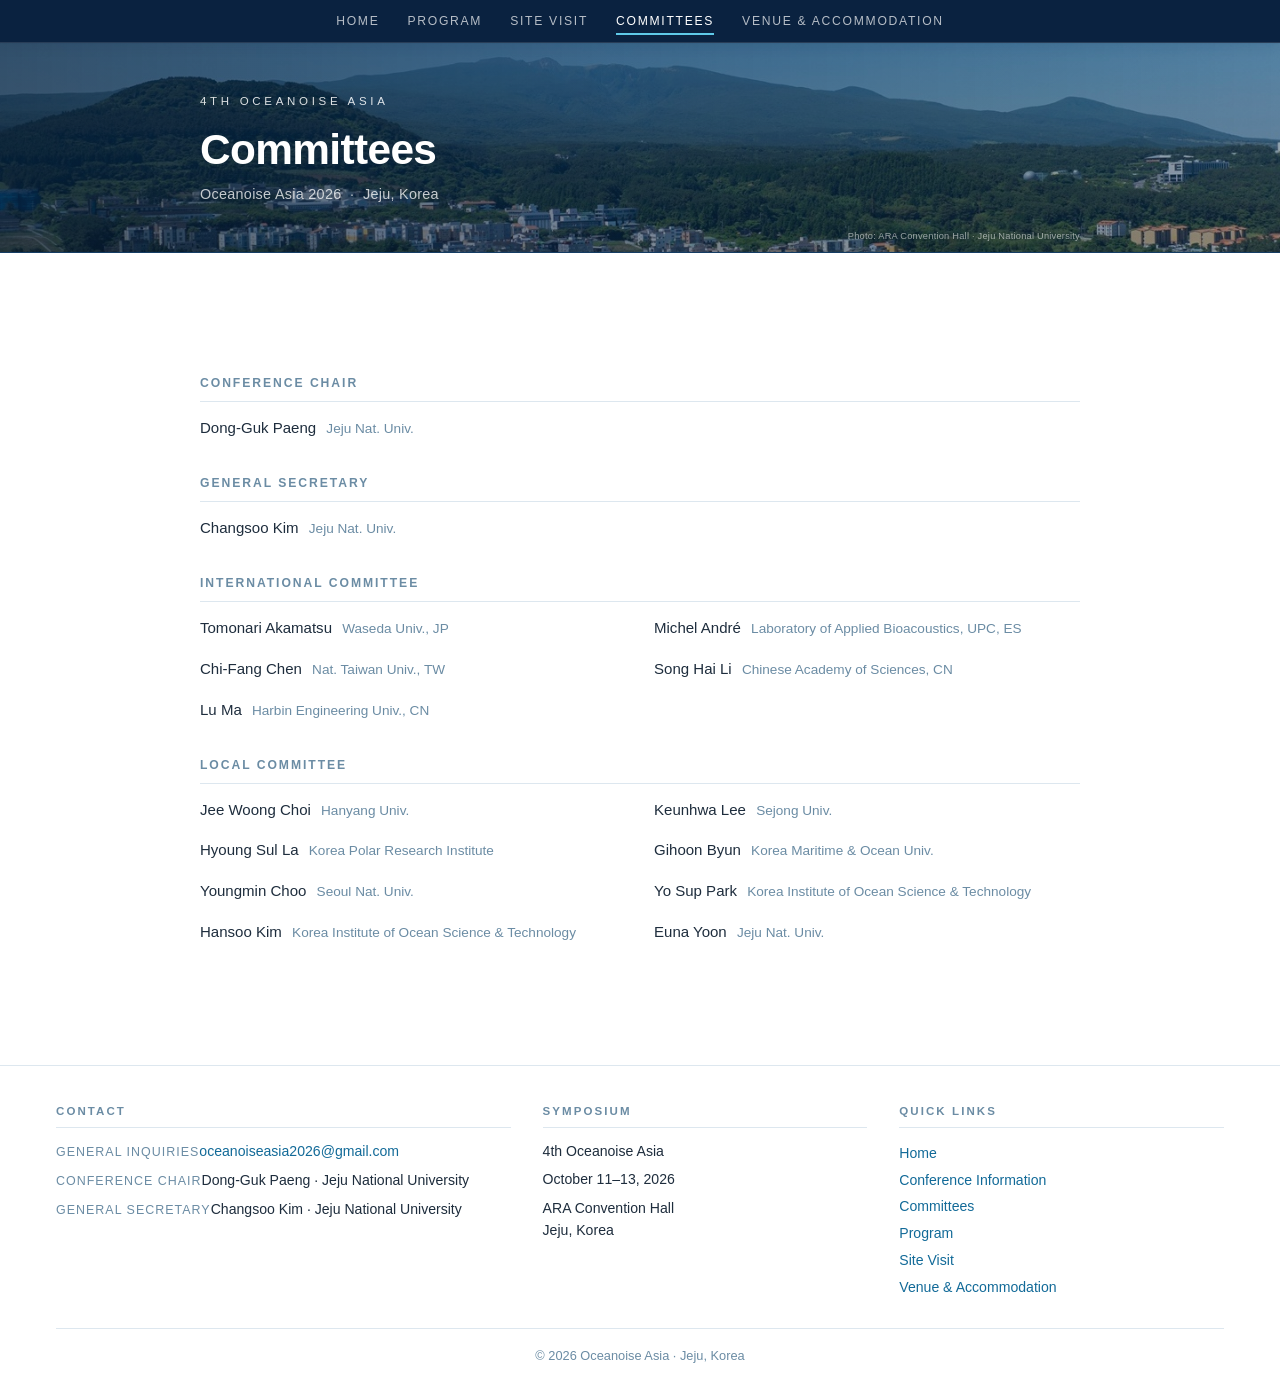
<file: committees.html>
<!DOCTYPE html>
<html lang="en">
<head>
  <meta charset="UTF-8" />
  <meta name="viewport" content="width=device-width, initial-scale=1.0" />
  <title>Committees &mdash; Oceanoise Asia 2026</title>
  <meta name="description" content="Organizing committees for the 4th Oceanoise Asia: Conference Chair, General Secretary, International Committee, and Local Committee." />
  <link rel="stylesheet" href="assets/css/site.css?v=20260825-hero-1" />
</head>
<body>

<nav class="site-nav" aria-label="Primary">
  <div class="wrap">
    <a href="index.html?v=20261012-nav9">Home</a>
    <a href="program.html?v=20261012-nav9">Program</a>
    <a href="site-visit.html?v=20261012-nav9">Site Visit</a>
    <a href="committees.html?v=20261012-nav9" aria-current="page">Committees</a>
    <a href="venue.html?v=20261012-nav9">Venue &amp; Accommodation</a>
  </div>
</nav>

<header class="page-hero">
  <div class="wrap">
    <div class="header-inner">
      <span class="eyebrow">4th Oceanoise Asia</span>
      <h1>Committees</h1>
      <p class="meta">Oceanoise Asia 2026 &nbsp;&middot;&nbsp; Jeju, Korea</p>
    </div>
  </div>
  <small class="hero-photo-credit">Photo: ARA Convention Hall &middot; Jeju National University</small>
</header>

<main>
  <div class="wrap">
    <div class="content">

      <section id="committees" class="section">

        <div class="committee-block solo">
          <h3>Conference Chair</h3>
          <div class="committee-grid">
            <div class="person">Dong-Guk Paeng <span class="aff">Jeju Nat. Univ.</span></div>
          </div>
        </div>

        <div class="committee-block solo">
          <h3>General Secretary</h3>
          <div class="committee-grid">
            <div class="person">Changsoo Kim <span class="aff">Jeju Nat. Univ.</span></div>
          </div>
        </div>

        <div class="committee-block">
          <h3>International Committee</h3>
          <div class="committee-grid">
            <div class="person">Tomonari Akamatsu <span class="aff">Waseda Univ., JP</span></div>
            <div class="person">Michel André <span class="aff">Laboratory of Applied Bioacoustics, UPC, ES</span></div>
            <div class="person">Chi-Fang Chen <span class="aff">Nat. Taiwan Univ., TW</span></div>
            <div class="person">Song Hai Li <span class="aff">Chinese Academy of Sciences, CN</span></div>
            <div class="person">Lu Ma <span class="aff">Harbin Engineering Univ., CN</span></div>
          </div>
        </div>

        <div class="committee-block">
          <h3>Local Committee</h3>
          <div class="committee-grid">
            <div class="person">Jee Woong Choi <span class="aff">Hanyang Univ.</span></div>
            <div class="person">Keunhwa Lee <span class="aff">Sejong Univ.</span></div>
            <div class="person">Hyoung Sul La <span class="aff">Korea Polar Research Institute</span></div>
            <div class="person">Gihoon Byun <span class="aff">Korea Maritime &amp; Ocean Univ.</span></div>
            <div class="person">Youngmin Choo <span class="aff">Seoul Nat. Univ.</span></div>
            <div class="person">Yo Sup Park <span class="aff">Korea Institute of Ocean Science &amp; Technology</span></div>
            <div class="person">Hansoo Kim <span class="aff">Korea Institute of Ocean Science &amp; Technology</span></div>
            <div class="person">Euna Yoon <span class="aff">Jeju Nat. Univ.</span></div>
          </div>
        </div>
      </section>

    </div>
  </div>
</main>

<footer id="contact">
  <div class="wrap">
    <div class="footer-grid">
      <div class="footer-col">
        <h4>Contact</h4>
        <p><span class="role">General Inquiries</span><a href="mailto:oceanoiseasia2026@gmail.com">oceanoiseasia2026@gmail.com</a></p>
        <p><span class="role">Conference Chair</span>Dong-Guk Paeng &middot; Jeju National University</p>
        <p><span class="role">General Secretary</span>Changsoo Kim &middot; Jeju National University</p>
      </div>
      <div class="footer-col">
        <h4>Symposium</h4>
        <p>4th Oceanoise Asia</p>
        <p>October 11&ndash;13, 2026</p>
        <p>ARA Convention Hall<br/>Jeju, Korea</p>
      </div>
      <div class="footer-col">
        <h4>Quick Links</h4>
        <ul>
          <li><a href="index.html?v=20261012-nav9">Home</a></li>
          <li><a href="index.html?v=20261012-nav9#dates">Conference Information</a></li>
          <li><a href="committees.html?v=20261012-nav9">Committees</a></li>
          <li><a href="program.html?v=20261012-nav9">Program</a></li>
          <li><a href="site-visit.html?v=20261012-nav9">Site Visit</a></li>
          <li><a href="venue.html?v=20261012-nav9">Venue &amp; Accommodation</a></li>
        </ul>
      </div>
    </div>
    <div class="footer-bottom">
      &copy; 2026 Oceanoise Asia &middot; Jeju, Korea
    </div>
  </div>
</footer>

</body>
</html>
</file>
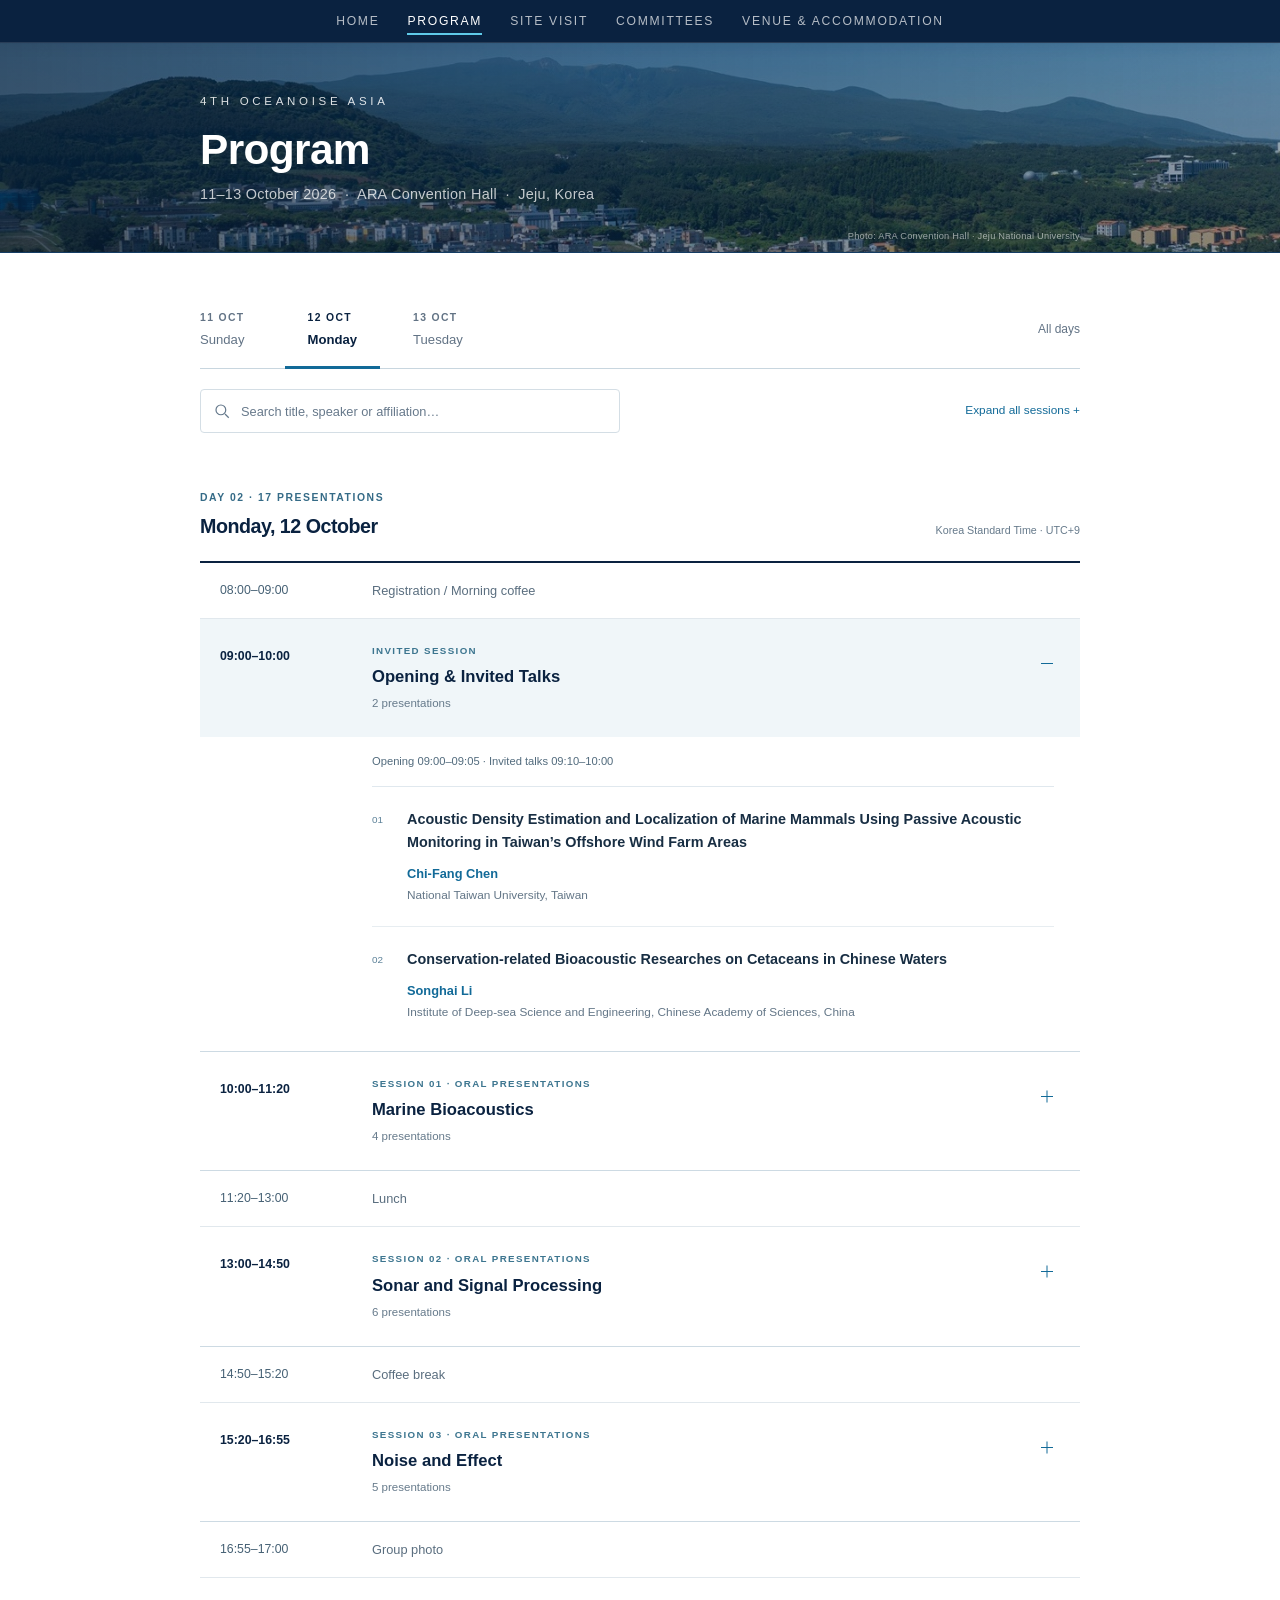
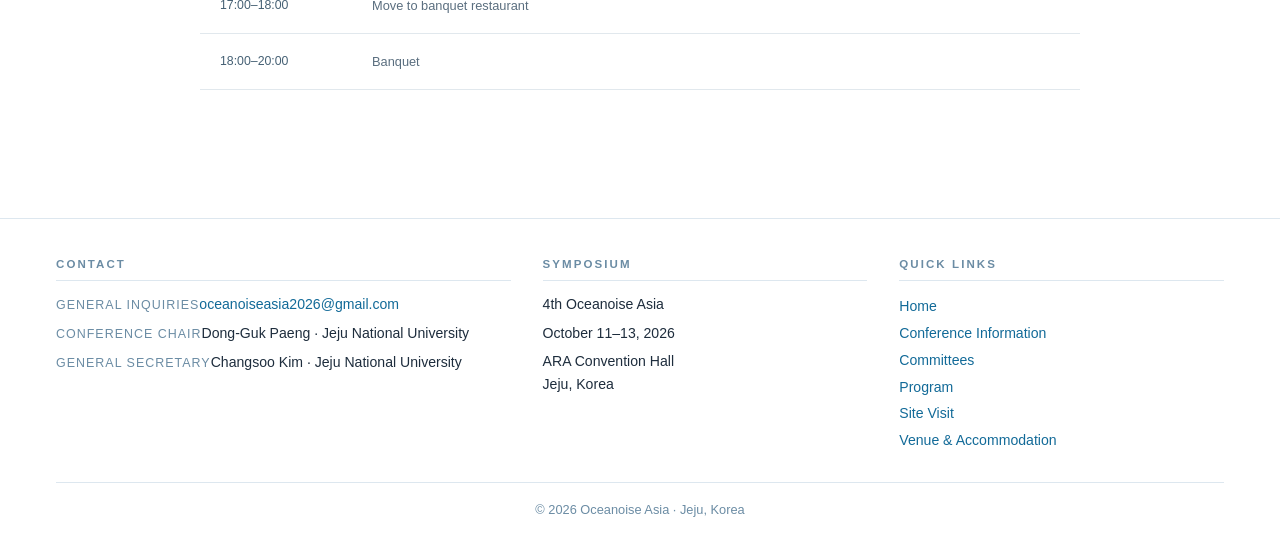
<file: program.html>
<!DOCTYPE html>
<html lang="en">
<head>
  <meta charset="UTF-8" />
  <meta name="viewport" content="width=device-width, initial-scale=1.0" />
  <title>Program &mdash; Oceanoise Asia 2026</title>
  <meta name="description" content="Program for Oceanoise Asia 2026, 11–13 October 2026 at ARA Convention Hall, Jeju National University." />
  <link rel="stylesheet" href="assets/css/site.css?v=20260917-program-1" />
  <link rel="stylesheet" href="assets/css/program.css?v=20260923-formats-2" />
  <script src="assets/js/program.js?v=20260921" defer></script>
</head>
<body>
<a class="program-skip" href="#main-content">Skip to program</a>

<nav class="site-nav" aria-label="Primary">
  <div class="wrap">
    <a href="index.html?v=20261012-nav9">Home</a>
    <a href="program.html?v=20261012-nav9" aria-current="page">Program</a>
    <a href="site-visit.html?v=20261012-nav9">Site Visit</a>
    <a href="committees.html?v=20261012-nav9">Committees</a>
    <a href="venue.html?v=20261012-nav9">Venue &amp; Accommodation</a>
  </div>
</nav>

<header class="page-hero program-hero">
  <div class="wrap">
    <div class="header-inner">
      <span class="eyebrow">4th Oceanoise Asia</span>
      <h1>Program</h1>
      <p class="meta">11&ndash;13 October 2026 &nbsp;&middot;&nbsp; ARA Convention Hall &nbsp;&middot;&nbsp; Jeju, Korea</p>
    </div>
  </div>
  <small class="hero-photo-credit">Photo: ARA Convention Hall &middot; Jeju National University</small>
</header>

<main class="program-page" id="main-content">
  <div class="wrap"><div class="content">
    <div class="program-controls" hidden>
      <div class="day-selector" role="group" aria-label="Choose program day">
        <button type="button" data-day="sun" aria-pressed="false"><span>11 OCT</span>Sunday</button>
        <button type="button" data-day="mon" aria-pressed="true"><span>12 OCT</span>Monday</button>
        <button type="button" data-day="tue" aria-pressed="false"><span>13 OCT</span>Tuesday</button>
        <button type="button" data-day="all" aria-pressed="false" class="all-days">All days</button>
      </div>
      <div class="program-tools"><div class="search-field"><svg viewBox="0 0 24 24" width="18" height="18" aria-hidden="true"><circle cx="10.5" cy="10.5" r="6.5" fill="none" stroke="currentColor" stroke-width="1.6"/><path d="m16 16 5 5" stroke="currentColor" stroke-width="1.6"/></svg><label for="program-search" class="visually-hidden">Search all presentations and participants</label><input type="search" id="program-search" placeholder="Search title, speaker or affiliation…" autocomplete="off"><button type="button" id="clear-search" hidden>Clear</button></div><button type="button" id="expand-sessions">Expand all sessions <span aria-hidden="true">+</span></button></div>
    </div>
    <p class="program-status" role="status" aria-live="polite"></p>
    <div id="program-days"><section class="agenda-day" id="day-sun" aria-labelledby="heading-sun"><div class="agenda-day-heading"><div><p class="agenda-kicker">Day 01 · Gathering</p><h2 id="heading-sun">Sunday, 11 October</h2></div><span class="timezone">Korea Standard Time · UTC+9</span></div><div class="agenda-event"><span class="agenda-time">18:00–20:00</span><span>Committee gathering</span></div></section><section class="agenda-day" id="day-mon" aria-labelledby="heading-mon"><div class="agenda-day-heading"><div><p class="agenda-kicker">Day 02 · 17 presentations</p><h2 id="heading-mon">Monday, 12 October</h2></div><span class="timezone">Korea Standard Time · UTC+9</span></div><div class="agenda-event"><span class="agenda-time">08:00–09:00</span><span>Registration / Morning coffee</span></div><details class="agenda-session" id="session-0" open>
      <summary><span class="agenda-time">09:00–10:00</span><span class="session-heading"><span class="session-type">Invited session</span><span class="session-name">Opening &amp; Invited Talks</span><span class="session-count">2 presentations</span></span><span class="session-toggle" aria-hidden="true"></span></summary>
      <div class="session-body"><p class="session-note">Opening 09:00–09:05 · Invited talks 09:10–10:00</p><ol class="talk-list"><li class="talk"><span class="talk-index" aria-hidden="true">01</span><div><h4>Acoustic Density Estimation and Localization of Marine Mammals Using Passive Acoustic Monitoring in Taiwan’s Offshore Wind Farm Areas</h4><p class="talk-speaker">Chi-Fang Chen</p><p class="talk-affiliation">National Taiwan University, Taiwan</p></div></li><li class="talk"><span class="talk-index" aria-hidden="true">02</span><div><h4>Conservation-related Bioacoustic Researches on Cetaceans in Chinese Waters</h4><p class="talk-speaker">Songhai Li</p><p class="talk-affiliation">Institute of Deep-sea Science and Engineering, Chinese Academy of Sciences, China</p></div></li></ol></div>
    </details><details class="agenda-session" id="session-1">
      <summary><span class="agenda-time">10:00–11:20</span><span class="session-heading"><span class="session-type">Session 01 · Oral presentations</span><span class="session-name">Marine Bioacoustics</span><span class="session-count">4 presentations</span></span><span class="session-toggle" aria-hidden="true"></span></summary>
      <div class="session-body"><p class="session-note">Presentations 10:00–11:00 · Discussion 11:00–11:20</p><ol class="talk-list"><li class="talk"><span class="talk-index" aria-hidden="true">01</span><div><h4>Large-scale monitoring of coastal odontocetes using multiple static acoustic sensors</h4><p class="talk-speaker">Songhai Li</p><p class="talk-affiliation">Chinese Academy of Sciences, China</p></div></li><li class="talk"><span class="talk-index" aria-hidden="true">02</span><div><h4>Acoustic Characterization of Representative Sound Producing Fishes in the Northwest Pacific Ocean</h4><p class="talk-speaker">Hansoo Kim</p><p class="talk-affiliation">Korea Institute of Ocean Science &amp; Technology, Republic of Korea</p></div></li><li class="talk"><span class="talk-index" aria-hidden="true">03</span><div><h4>Unsupervised detection of marine mammal acoustic activity in changing East Siberian Sea soundscape</h4><p class="talk-speaker">Siddharth Khopkar</p><p class="talk-affiliation">Korea Polar Research Institute, Republic of Korea</p></div></li><li class="talk"><span class="talk-index" aria-hidden="true">04</span><div><h4>Occurrence of Cetaceans at a Proposed Floating Offshore Wind Farm Site Using Passive Acoustic Monitoring</h4><p class="talk-speaker">Sujung Kim</p><p class="talk-affiliation">Pukyong National University, Republic of Korea</p></div></li></ol></div>
    </details><div class="agenda-event"><span class="agenda-time">11:20–13:00</span><span>Lunch</span></div><details class="agenda-session" id="session-2">
      <summary><span class="agenda-time">13:00–14:50</span><span class="session-heading"><span class="session-type">Session 02 · Oral presentations</span><span class="session-name">Sonar and Signal Processing</span><span class="session-count">6 presentations</span></span><span class="session-toggle" aria-hidden="true"></span></summary>
      <div class="session-body"><p class="session-note">Presentations 13:00–14:30 · Discussion 14:30–14:50</p><ol class="talk-list"><li class="talk"><span class="talk-index" aria-hidden="true">01</span><div><h4>Machine Learning-Based Source Ranging Using Beamformed Data from a Bottom-Mounted Horizontal Line</h4><p class="talk-speaker">Gi-hoon Byun</p><p class="talk-affiliation">Ocean Science and Technology School, Republic of Korea</p></div></li><li class="talk"><span class="talk-index" aria-hidden="true">02</span><div><h4>Energy Distribution Characteristics of Typical Underwater Noise Fields in the Circular Harmonic Domain for Array Signal Processing</h4><p class="talk-speaker">Ge Yu</p><p class="talk-affiliation">Chinese Academy of Sciences, Harbin Engineering University, China</p></div></li><li class="talk"><span class="talk-index" aria-hidden="true">03</span><div><h4>Acoustic Monitoring of Antarctic Silverfish Distribution in a Warming Ross Sea: A Random Forest Framework for Ecosystem Sensitivity Assessment</h4><p class="talk-speaker">Sara Lee</p><p class="talk-affiliation">Korea Polar Research Institute, Republic of Korea</p></div></li><li class="talk"><span class="talk-index" aria-hidden="true">04</span><div><h4>An Acoustic Buoy Self-Noise Suppression Method Based on Spectral Subtraction</h4><p class="talk-speaker">Chunlong Huang</p><p class="talk-affiliation">Harbin Engineering University, China</p></div></li><li class="talk"><span class="talk-index" aria-hidden="true">05</span><div><h4>Target strength characteristics of live Japanese flying squid</h4><p class="talk-speaker">Naizheng Yan</p><p class="talk-affiliation">Hokkaido University, Japan</p></div></li><li class="talk"><span class="talk-index" aria-hidden="true">06</span><div><h4>An Analytical Study on Radiated Noise Characteristics of Controllable Pitch Propellers</h4><p class="talk-speaker">Jeongwoo Lee</p><p class="talk-affiliation">Hanyang University ERICA, Republic of Korea</p></div></li></ol></div>
    </details><div class="agenda-event"><span class="agenda-time">14:50–15:20</span><span>Coffee break</span></div><details class="agenda-session" id="session-3">
      <summary><span class="agenda-time">15:20–16:55</span><span class="session-heading"><span class="session-type">Session 03 · Oral presentations</span><span class="session-name">Noise and Effect</span><span class="session-count">5 presentations</span></span><span class="session-toggle" aria-hidden="true"></span></summary>
      <div class="session-body"><p class="session-note">Presentations 15:20–16:35 · Discussion 16:35–16:55</p><ol class="talk-list"><li class="talk"><span class="talk-index" aria-hidden="true">01</span><div><h4>High-frequency passive acoustic monitoring of small odontocetes for the environmental assessment of offshore wind farm</h4><p class="talk-speaker">Tomonari Akamatsu</p><p class="talk-affiliation">Waseda University, Japan</p></div></li><li class="talk"><span class="talk-index" aria-hidden="true">02</span><div><h4>Quantifying Coastal Dolphin Exposure to Noise from Small Vessels</h4><p class="talk-speaker">Changsoo Kim</p><p class="talk-affiliation">Jeju National University, Republic of Korea</p></div></li><li class="talk"><span class="talk-index" aria-hidden="true">03</span><div><h4>Study on underwater noise monitoring during the construction of suction bucket jacket foundations</h4><p class="talk-speaker">Meng-Fan Tsai</p><p class="talk-affiliation">National Taiwan University, Taiwan</p></div></li><li class="talk"><span class="talk-index" aria-hidden="true">04</span><div><h4>Acoustic Characteristics of Finless Porpoises (Neophocaena asiaeorientalis) and Their Relationships with Environmental Variables Revealed by Passive Acoustic Monitoring in Korean Coastal Aquaculture Waters</h4><p class="talk-speaker">Dongha Kang</p><p class="talk-affiliation">National Institute of Fisheries Science, Republic of Korea</p></div></li><li class="talk"><span class="talk-index" aria-hidden="true">05</span><div><h4>Finless Porpoise Occurrence Patterns at the Southwest Offshore Windfarm Using Passive Acoustic Monitoring</h4><p class="talk-speaker">Young Geul Yoon</p><p class="talk-affiliation">Korea Institute of Ocean Science &amp; Technology, Republic of Korea</p></div></li></ol></div>
    </details><div class="agenda-event"><span class="agenda-time">16:55–17:00</span><span>Group photo</span></div><div class="agenda-event"><span class="agenda-time">17:00–18:00</span><span>Move to banquet restaurant</span></div><div class="agenda-event"><span class="agenda-time">18:00–20:00</span><span>Banquet</span></div></section><section class="agenda-day" id="day-tue" aria-labelledby="heading-tue"><div class="agenda-day-heading"><div><p class="agenda-kicker">Day 03 · 21 presentations & roundtable</p><h2 id="heading-tue">Tuesday, 13 October</h2></div><span class="timezone">Korea Standard Time · UTC+9</span></div><details class="agenda-session" id="session-4">
      <summary><span class="agenda-time">08:00–09:50</span><span class="session-heading"><span class="session-type">Session 04 · 5-minute oral + poster</span><span class="session-name">Emerging Topics in Underwater Acoustics + Poster</span><span class="session-count">15 presentations</span></span><span class="session-toggle" aria-hidden="true"></span></summary>
      <div class="session-body"><p class="session-note">5-minute oral presentations 08:00–09:15 · Poster session &amp; coffee break 09:15–09:50</p><p class="session-guidance">This session combines five-minute oral introductions with poster discussions. Each short talk highlights the research objectives and key findings, followed by opportunities for participants to explore the details and exchange ideas with presenters during the poster session.</p><ol class="talk-list"><li class="talk"><span class="talk-index" aria-hidden="true">01</span><div><h4>Passive Underwater Target Velocimetry Using Acoustic Vector Sensors and Virtual Interference Array Processing</h4><p class="talk-speaker">Bo Wang</p><p class="talk-affiliation">Harbin Engineering University, China</p></div></li><li class="talk"><span class="talk-index" aria-hidden="true">02</span><div><h4>Statistical Characteristics of Acoustic Fields in Shallow Water with a Rough Seabed: Theoretical Modeling and Experimental Analysis</h4><p class="talk-speaker">Lei Wang</p><p class="talk-affiliation">Harbin Engineering University, China</p></div></li><li class="talk"><span class="talk-index" aria-hidden="true">03</span><div><h4>Inversion of Geoacoustic Parameters Using Vertical Coherence of Ocean Ambient Noise</h4><p class="talk-speaker">Xiao Rui</p><p class="talk-affiliation">Harbin Engineering University, China</p></div></li><li class="talk"><span class="talk-index" aria-hidden="true">04</span><div><h4>Spatial Radiation Pattern and Acoustic Characterization of High-Energy Laser-Induced Underwater Transient Sources</h4><p class="talk-speaker">Zhengyang Zhang</p><p class="talk-affiliation">Harbin Engineering University, China</p></div></li><li class="talk"><span class="talk-index" aria-hidden="true">05</span><div><h4>Twin Support Vector Machine-Based Discrimination of UUV Interference Tonals and Target-Radiated Tonals</h4><p class="talk-speaker">Zheng Shen</p><p class="talk-affiliation">Harbin Engineering University, China</p></div></li><li class="talk"><span class="talk-index" aria-hidden="true">06</span><div><h4>Near-Field Interference Suppression Beamforming for Vector Hydrophone Arrays Based on Covariance Matrix Reconstruction</h4><p class="talk-speaker">Weiqiang Xia</p><p class="talk-affiliation">Harbin Engineering University, China</p></div></li><li class="talk"><span class="talk-index" aria-hidden="true">07</span><div><h4>A Sparse DOA Estimation Algorithm Resistant to Strong Near-Field and Far-Field Interference Based on the Generalized Laplace Prior</h4><p class="talk-speaker">Jun Li</p><p class="talk-affiliation">Harbin Engineering University, China</p></div></li><li class="talk"><span class="talk-index" aria-hidden="true">08</span><div><h4>Effects of Manual Data Quality Assessment on Ship Classification Performance Using Public Ship Noise Datasets</h4><p class="talk-speaker">Hongsun Jeong</p><p class="talk-affiliation">Sejong University, Republic of Korea</p></div></li><li class="talk"><span class="talk-index" aria-hidden="true">09</span><div><h4>A Low-Frequency Tonal Direction-of-Arrival Estimation Method for Small-Aperture UUV Sonar Arrays</h4><p class="talk-speaker">Xuyan Liu</p><p class="talk-affiliation">Harbin Engineering University, China</p></div></li><li class="talk"><span class="talk-index" aria-hidden="true">10</span><div><h4>Background-Normalized Multi-Frame Circular Convolution for Multi-Target Bearing Tracking of Underwater Noise Sources</h4><p class="talk-speaker">Yangyang Xue</p><p class="talk-affiliation">Harbin Engineering University, China</p></div></li><li class="talk"><span class="talk-index" aria-hidden="true">11</span><div><h4>Assessment of Interannual Variability in Fishery Resources within an Offshore Wind Farm Using Hydroacoustic Surveys</h4><p class="talk-speaker">Taegyeom Hwang</p><p class="talk-affiliation">Division of marine production system management, Republic of Korea</p></div></li><li class="talk"><span class="talk-index" aria-hidden="true">12</span><div><h4>DOA Estimation Using MTL-SINN for Passive Sonar Systems</h4><p class="talk-speaker">Younghoon Jeong</p><p class="talk-affiliation">Seoul National University, Republic of Korea</p></div></li><li class="talk"><span class="talk-index" aria-hidden="true">13</span><div><h4>Shallow-Water Measurement of Underwater Radiated Noise from a Small-Sized USV for Developing an Accredited Underwater Noise Assessment System</h4><p class="talk-speaker">Wan-Gu Kim</p><p class="talk-affiliation">Korea Institute of Ocean Science &amp; Technology, Republic of Korea</p></div></li><li class="talk"><span class="talk-index" aria-hidden="true">14</span><div><h4>Dechannelized Representation for Passive Sonar Target Classification</h4><p class="talk-speaker">Junho Bae</p><p class="talk-affiliation">Seoul National University, Republic of Korea</p></div></li><li class="talk"><span class="talk-index" aria-hidden="true">15</span><div><h4>Analysis of Underwater Acoustic Channel Effects on Deep-Learning-Based Ship-Radiated Noise Recovery</h4><p class="talk-speaker">Xinyan Tian</p><p class="talk-affiliation">Harbin Engineering University, China</p></div></li></ol></div>
    </details><details class="agenda-session" id="session-5">
      <summary><span class="agenda-time">09:50–11:40</span><span class="session-heading"><span class="session-type">Session 05 · Oral presentations</span><span class="session-name">Acoustical Assessment</span><span class="session-count">6 presentations</span></span><span class="session-toggle" aria-hidden="true"></span></summary>
      <div class="session-body"><p class="session-note">Presentations 09:50–11:20 · Discussion 11:20–11:40</p><ol class="talk-list"><li class="talk"><span class="talk-index" aria-hidden="true">01</span><div><h4>Passive Acoustic Monitoring of Polar Soundscapes at KOPRI</h4><p class="talk-speaker">Hyoung Sul La</p><p class="talk-affiliation">Korea Polar Research Institute, Republic of Korea</p></div></li><li class="talk"><span class="talk-index" aria-hidden="true">02</span><div><h4>Integrated Active and Passive Acoustic Monitoring of Finless Porpoises and Fish Aggregations at a Set-net Fishing Ground in Goseong, South Korea</h4><p class="talk-speaker">Myounghee Kang</p><p class="talk-affiliation">Gyeongsang National University, Republic of Korea</p></div></li><li class="talk"><span class="talk-index" aria-hidden="true">03</span><div><h4>Temporal and Spatial Variability in Underwater Soundscapes Around the Japanese Coast</h4><p class="talk-speaker">Tetsuro Yabuuchi</p><p class="talk-affiliation">Asia Air Survey Co.,Ltd, Japan</p></div></li><li class="talk"><span class="talk-index" aria-hidden="true">04</span><div><h4>Distribution and density of Fish Resource in Marine Aggregate Extraction Areas Using Acoustic Surveys and Environmental DNA Analysis</h4><p class="talk-speaker">Geunchang park</p><p class="talk-affiliation">Pukyong National University, Republic of Korea</p></div></li><li class="talk"><span class="talk-index" aria-hidden="true">05</span><div><h4>Frequency-Dependent Characteristics of Underwater Ambient Noise at Different hydrophone Depths in the Deep East Sea of Korea</h4><p class="talk-speaker">Seung-Uk Im</p><p class="talk-affiliation">Korea Institute of Ocean Science &amp; Technology, Republic of Korea</p></div></li><li class="talk"><span class="talk-index" aria-hidden="true">06</span><div><h4>Environmental Controls on Low-Frequency Underwater Sound Levels under Changing Sea-Ice Conditions in the East Siberian Arctic Shelf</h4><p class="talk-speaker">Moon Ju Jo</p><p class="talk-affiliation">Hanyang University ERICA, Republic of Korea</p></div></li></ol></div>
    </details><details class="agenda-session" id="session-6">
      <summary><span class="agenda-time">11:40–12:10</span><span class="session-heading"><span class="session-type">Roundtable</span><span class="session-name">Regional Updates and Roundtable Discussion</span><span class="session-count">4 participants</span></span><span class="session-toggle" aria-hidden="true"></span></summary>
      <div class="session-body"><ol class="talk-list"><li class="talk"><span class="talk-index" aria-hidden="true">01</span><div><h4>Changsoo Kim</h4><p class="talk-affiliation">Department of Ocean System Engineering, Jeju National University, Republic of Korea</p></div></li><li class="talk"><span class="talk-index" aria-hidden="true">02</span><div><h4>Chi-Fang Chen</h4><p class="talk-affiliation">National Taiwan University, Taiwan</p></div></li><li class="talk"><span class="talk-index" aria-hidden="true">03</span><div><h4>Tomonari Akamatsu</h4><p class="talk-affiliation">Research Organization for Nano &amp; Life Innovation, Waseda University, Japan</p></div></li><li class="talk"><span class="talk-index" aria-hidden="true">04</span><div><h4>Songhai Li</h4><p class="talk-affiliation">Institute of Deep-sea Science and Engineering, Chinese Academy of Sciences, China</p></div></li></ol></div>
    </details><div class="agenda-event"><span class="agenda-time">12:10–12:20</span><span>Wrap-up</span></div><div class="agenda-event"><span class="agenda-time">12:20–13:00</span><span>Lunch</span></div><div class="agenda-event"><span class="agenda-time">13:00–17:00</span><a href="site-visit.html?v=20261012-nav9">Site Visit</a></div></section></div><div class="program-empty" hidden><h2>No matching presentations</h2><p>Try another title, speaker name or institution.</p><button type="button" id="reset-search">Clear search</button></div>
  </div></div>
</main>

<footer id="contact">
  <div class="wrap">
    <div class="footer-grid">
      <div class="footer-col">
        <h4>Contact</h4>
        <p><span class="role">General Inquiries</span><a href="mailto:oceanoiseasia2026@gmail.com">oceanoiseasia2026@gmail.com</a></p>
        <p><span class="role">Conference Chair</span>Dong-Guk Paeng &middot; Jeju National University</p>
        <p><span class="role">General Secretary</span>Changsoo Kim &middot; Jeju National University</p>
      </div>
      <div class="footer-col">
        <h4>Symposium</h4>
        <p>4th Oceanoise Asia</p>
        <p>October 11&ndash;13, 2026</p>
        <p>ARA Convention Hall<br/>Jeju, Korea</p>
      </div>
      <div class="footer-col">
        <h4>Quick Links</h4>
        <ul>
          <li><a href="index.html?v=20261012-nav9">Home</a></li>
          <li><a href="index.html?v=20261012-nav9#dates">Conference Information</a></li>
          <li><a href="committees.html?v=20261012-nav9">Committees</a></li>
          <li><a href="program.html?v=20261012-nav9">Program</a></li>
          <li><a href="site-visit.html?v=20261012-nav9">Site Visit</a></li>
          <li><a href="venue.html?v=20261012-nav9">Venue &amp; Accommodation</a></li>
        </ul>
      </div>
    </div>
    <div class="footer-bottom">
      &copy; 2026 Oceanoise Asia &middot; Jeju, Korea
    </div>
  </div>
</footer>

</body>
</html>
</file>
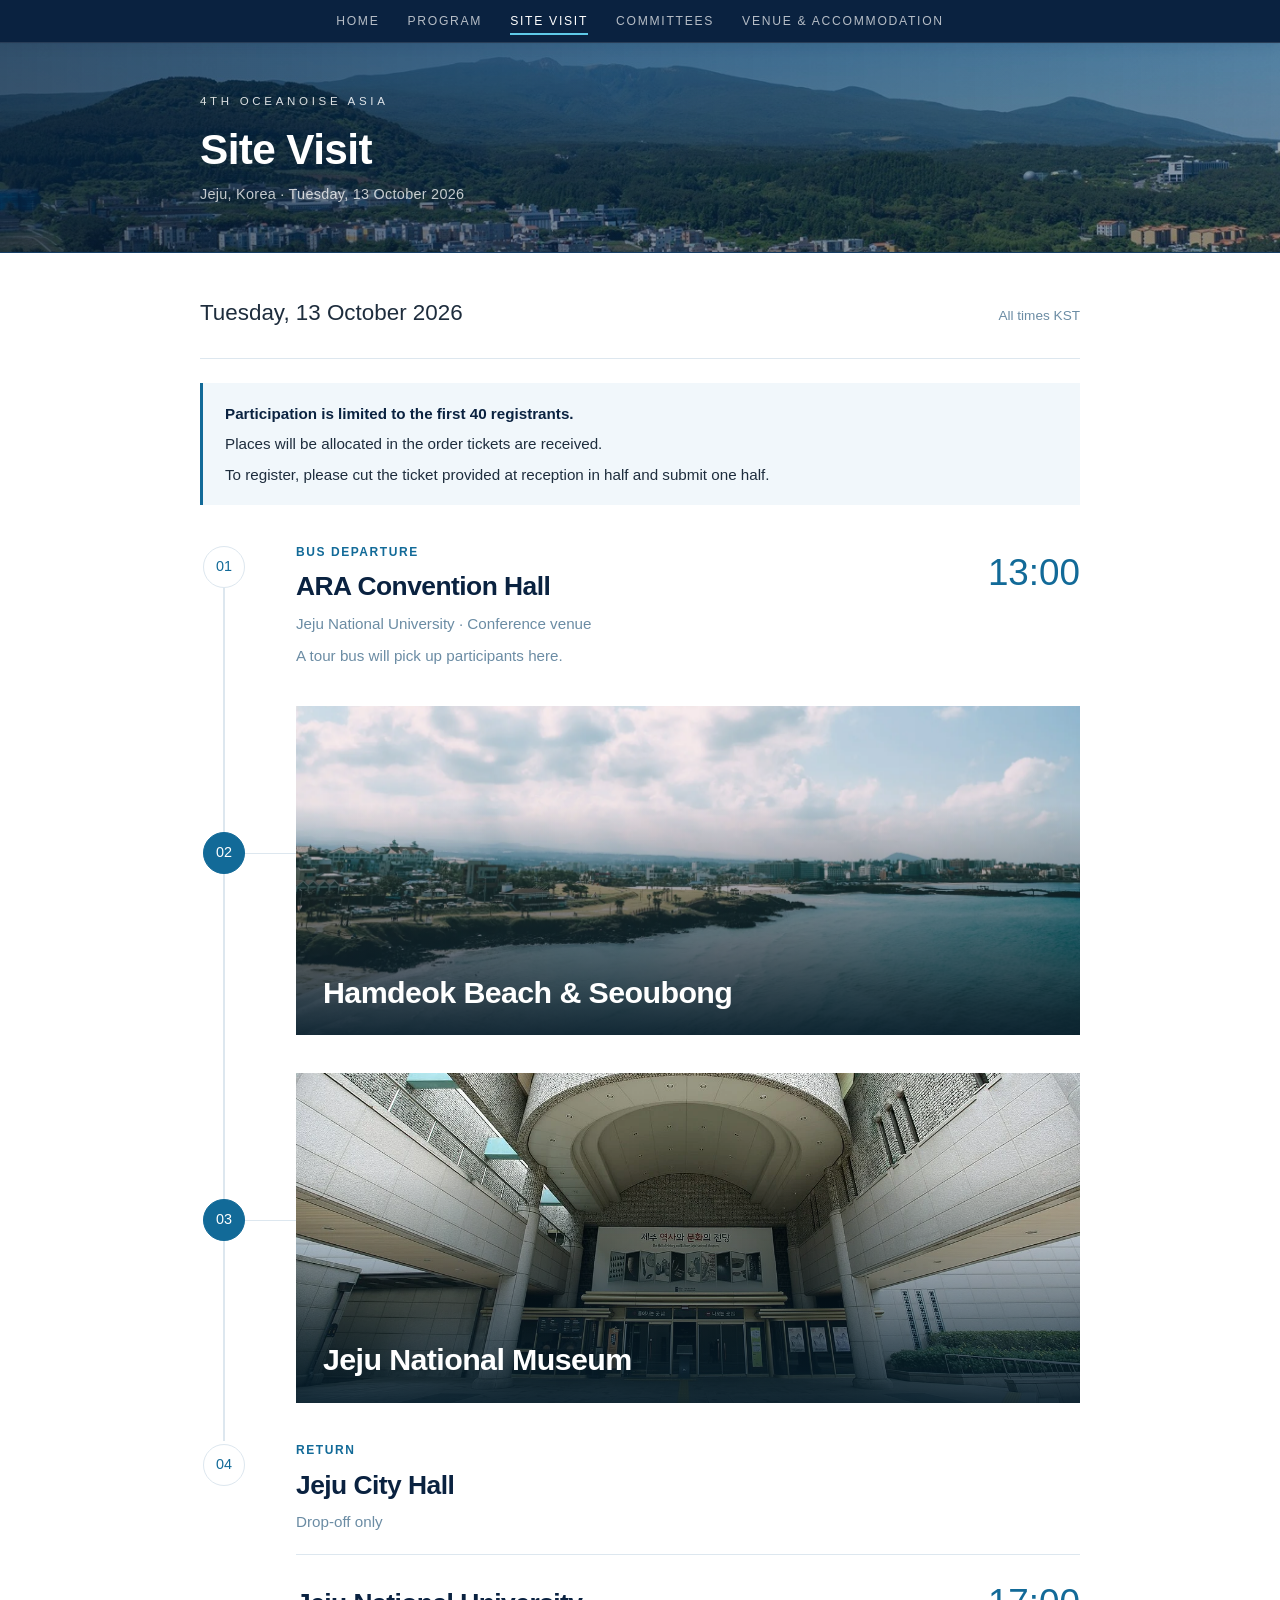
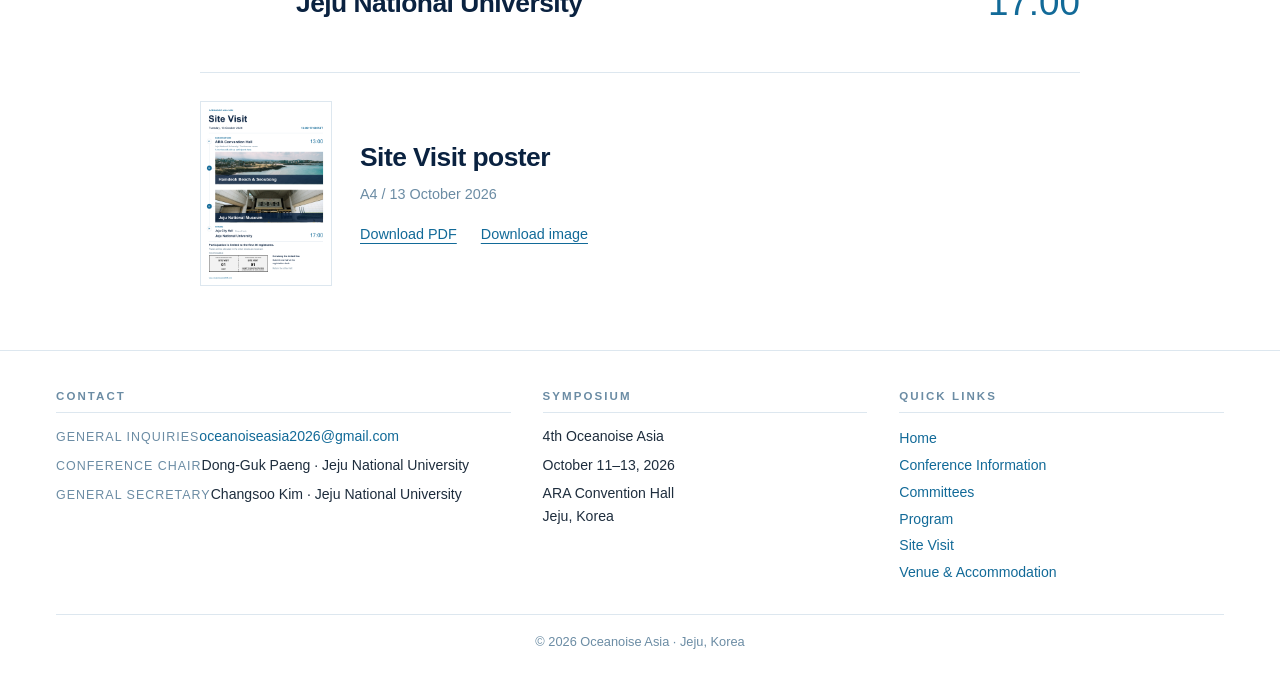
<file: site-visit.html>
<!DOCTYPE html>
<html lang="en">
<head>
  <meta charset="UTF-8" />
  <meta name="viewport" content="width=device-width, initial-scale=1.0" />
  <title>Site Visit — Oceanoise Asia 2026</title>
  <meta name="description" content="Jeju tour on 13 October 2026. Depart ARA Convention Hall at 13:00, visit Hamdeok Beach and Seoubong and Jeju National Museum, with a Jeju City Hall drop-off and return to Jeju National University at 17:00 KST." />
  <link rel="canonical" href="https://www.oceanoiseasia2026.com/site-visit.html" />
  <meta property="og:type" content="website" />
  <meta property="og:site_name" content="Oceanoise Asia 2026" />
  <meta property="og:title" content="Site Visit · 13 October 2026" />
  <meta property="og:description" content="13:00 departure from ARA Convention Hall · Hamdeok &amp; Seoubong · Jeju National Museum · 17:00 return to Jeju National University." />
  <meta property="og:url" content="https://www.oceanoiseasia2026.com/site-visit.html" />
  <meta property="og:image" content="https://www.oceanoiseasia2026.com/assets/images/site-visit-hamdeok-seoubong.webp" />
  <meta property="og:image:alt" content="Hamdeok Beach and its coastline in Jeju" />
  <link rel="stylesheet" href="assets/css/site.css?v=20261011-site-visit" />
  <link rel="stylesheet" href="assets/css/site-visit.css?v=20261012-poster" />
</head>
<body class="visit-body">
<a class="visit-skip" href="#visit">Skip to itinerary</a>
<nav class="site-nav" aria-label="Primary">
  <div class="wrap">
    <a href="index.html?v=20261012-nav9">Home</a>
    <a href="program.html?v=20261012-nav9">Program</a>
    <a href="site-visit.html?v=20261012-nav9" aria-current="page">Site Visit</a>
    <a href="committees.html?v=20261012-nav9">Committees</a>
    <a href="venue.html?v=20261012-nav9">Venue &amp; Accommodation</a>
  </div>
</nav>
<header class="page-hero">
  <div class="wrap"><div class="header-inner">
    <span class="eyebrow">4th Oceanoise Asia</span>
    <h1>Site Visit</h1>
    <p class="meta">Jeju, Korea &middot; Tuesday, 13 October 2026</p>
  </div></div>
</header>
<main class="visit-page" id="visit">
  <div class="visit-shell">
    <div class="visit-heading">
      <div class="visit-meta"><p><time datetime="2026-10-13">Tuesday, 13 October 2026</time></p><span>All times KST</span></div>
    </div>
    <aside class="visit-signup" aria-label="Site visit registration">
      <p><strong>Participation is limited to the first 40 registrants.</strong></p>
      <p>Places will be allocated in the order tickets are received.</p>
      <p>To register, please cut the ticket provided at reception in half and submit one half.</p>
    </aside>
    <ol class="visit-route" aria-label="Site visit itinerary">
      <li class="visit-stop visit-endpoint">
        <span class="visit-number" aria-hidden="true">01</span>
        <div class="visit-stop-content"><div class="visit-stop-top"><div><p class="visit-label">Bus departure</p><h2>ARA Convention Hall</h2></div><time class="visit-time" datetime="2026-10-13T13:00:00+09:00">13:00</time></div><p class="visit-detail">Jeju National University · Conference venue</p><p class="visit-detail">A tour bus will pick up participants here.</p></div>
      </li>
      <li class="visit-stop visit-destination">
        <span class="visit-number" aria-hidden="true">02</span>
        <a class="visit-destination-link" href="https://www.visitjeju.net/en/detail/view?contentsid=CONT_000000000500693&amp;menuId=DOM_000002016002000000" aria-label="Hamdeok Beach &amp; Seoubong — Visit Jeju (English)"><figure class="visit-photo"><img src="assets/images/site-visit-hamdeok-seoubong.webp" width="1600" height="1147" alt="Hamdeok Beach and its coastline in Jeju" fetchpriority="high" /><figcaption><h2>Hamdeok Beach &amp; Seoubong</h2></figcaption></figure></a>
      </li>
      <li class="visit-stop visit-destination">
        <span class="visit-number" aria-hidden="true">03</span>
        <a class="visit-destination-link" href="https://jeju.museum.go.kr/html/en/" aria-label="Jeju National Museum — official website (English)"><figure class="visit-photo"><img src="assets/images/site-visit-jeju-national-museum.webp" width="1280" height="812" alt="Entrance to Jeju National Museum" loading="lazy" /><figcaption><h2>Jeju National Museum</h2></figcaption></figure></a>
      </li>
      <li class="visit-stop visit-endpoint visit-return">
        <span class="visit-number" aria-hidden="true">04</span>
        <div class="visit-stop-content">
          <p class="visit-label">Return</p>
          <div><h2>Jeju City Hall</h2><p class="visit-detail">Drop-off only</p></div>
          <div class="visit-stop-top visit-return-final"><h2>Jeju National University</h2><time class="visit-time" datetime="2026-10-13T17:00:00+09:00">17:00</time></div>
        </div>
      </li>
    </ol>
    <section class="visit-poster" aria-labelledby="visit-poster-title">
      <a class="visit-poster-preview" href="assets/downloads/ONA2026_Site_Visit_Poster_20261012.png" aria-label="View the Site Visit poster"><img src="assets/images/site-visit-poster-20261012.png" width="396" height="560" alt="Site Visit poster with the bus itinerary and ticket submission instructions" loading="lazy" /></a>
      <div><h2 id="visit-poster-title">Site Visit poster</h2><p>A4 / 13 October 2026</p><div class="visit-poster-links"><a href="assets/downloads/ONA2026_Site_Visit_Poster_20261012.pdf" download>Download PDF</a><a href="assets/downloads/ONA2026_Site_Visit_Poster_20261012.png" download>Download image</a></div></div>
    </section>
  </div>
</main>
<footer id="contact">
  <div class="wrap">
    <div class="footer-grid">
      <div class="footer-col">
        <h4>Contact</h4>
        <p><span class="role">General Inquiries</span><a href="mailto:oceanoiseasia2026@gmail.com">oceanoiseasia2026@gmail.com</a></p>
        <p><span class="role">Conference Chair</span>Dong-Guk Paeng &middot; Jeju National University</p>
        <p><span class="role">General Secretary</span>Changsoo Kim &middot; Jeju National University</p>
      </div>
      <div class="footer-col">
        <h4>Symposium</h4>
        <p>4th Oceanoise Asia</p>
        <p>October 11&ndash;13, 2026</p>
        <p>ARA Convention Hall<br/>Jeju, Korea</p>
      </div>
      <div class="footer-col">
        <h4>Quick Links</h4>
        <ul>
          <li><a href="index.html?v=20261012-nav9">Home</a></li>
          <li><a href="index.html?v=20261012-nav9#dates">Conference Information</a></li>
          <li><a href="committees.html?v=20261012-nav9">Committees</a></li>
          <li><a href="program.html?v=20261012-nav9">Program</a></li>
          <li><a href="site-visit.html?v=20261012-nav9">Site Visit</a></li>
          <li><a href="venue.html?v=20261012-nav9">Venue &amp; Accommodation</a></li>
        </ul>
      </div>
    </div>
    <div class="footer-bottom">
      &copy; 2026 Oceanoise Asia &middot; Jeju, Korea
    </div>
  </div>
</footer>
</body>
</html>
</file>
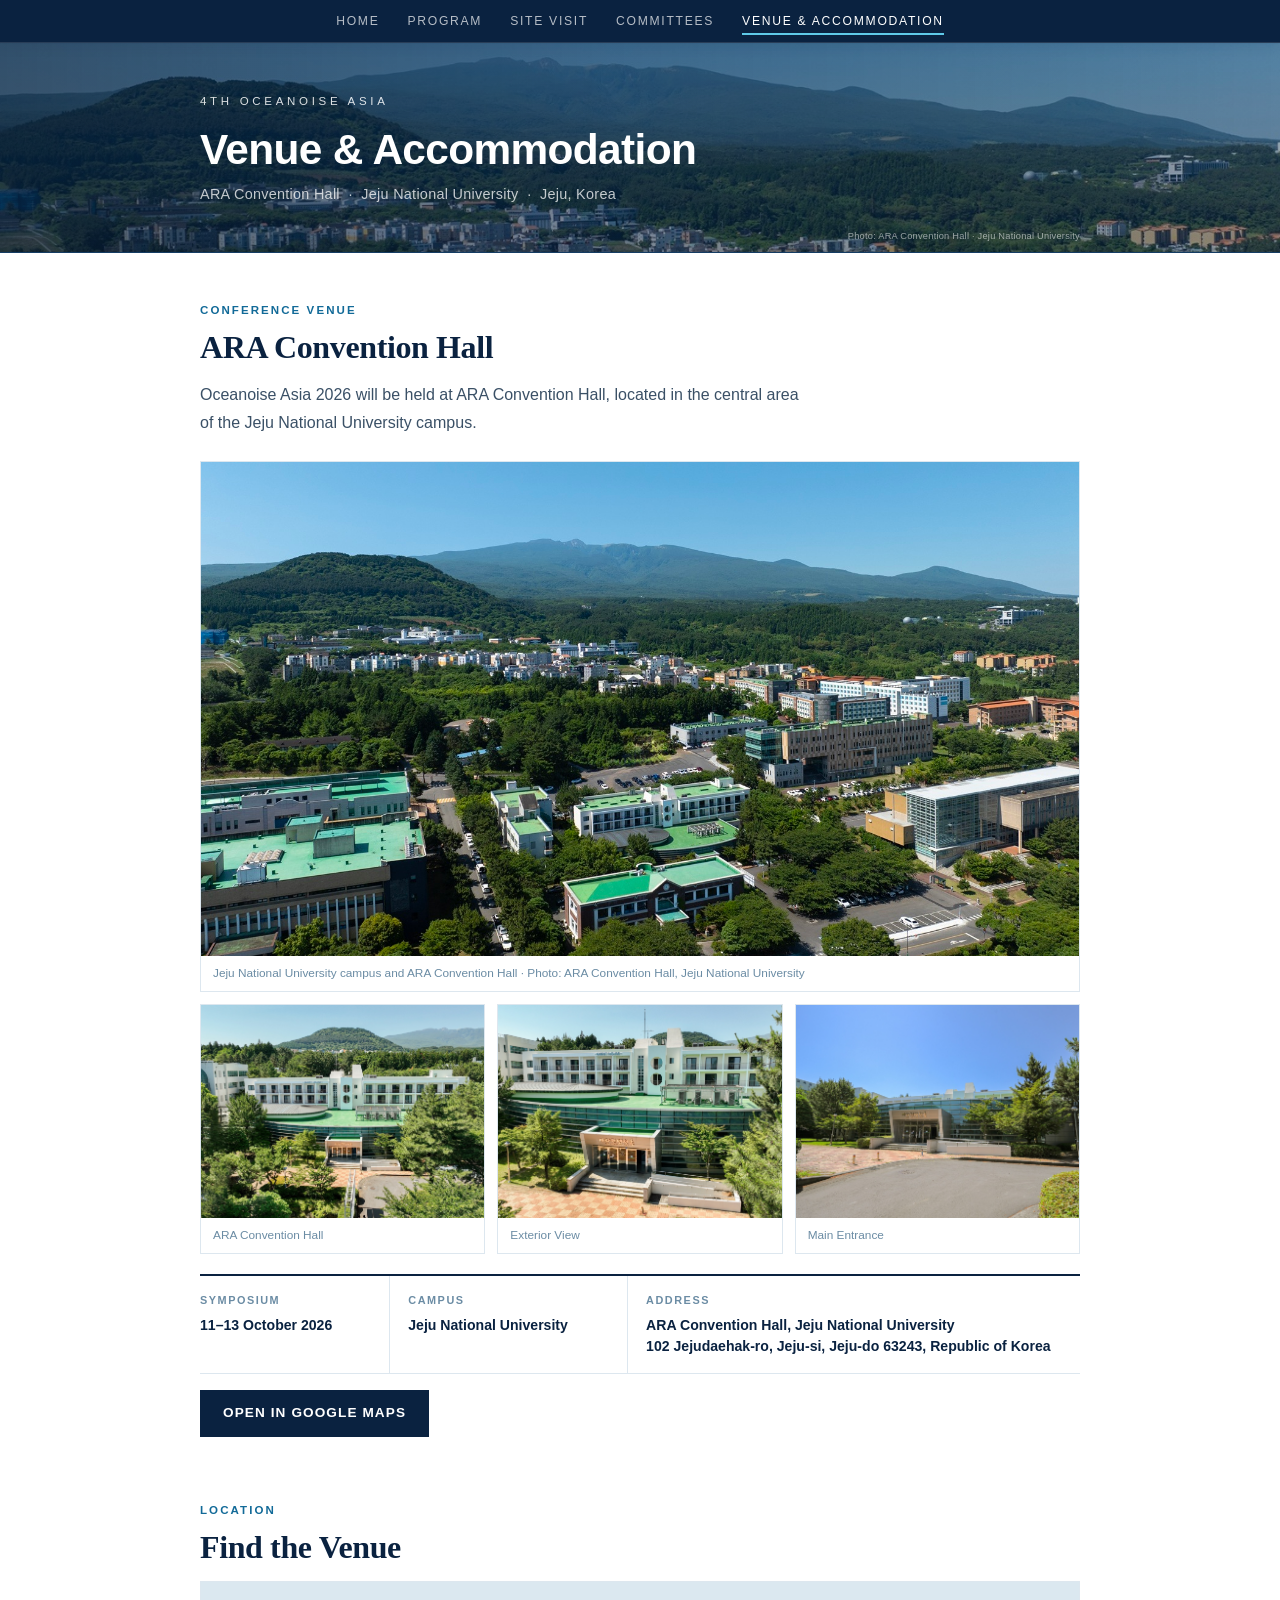
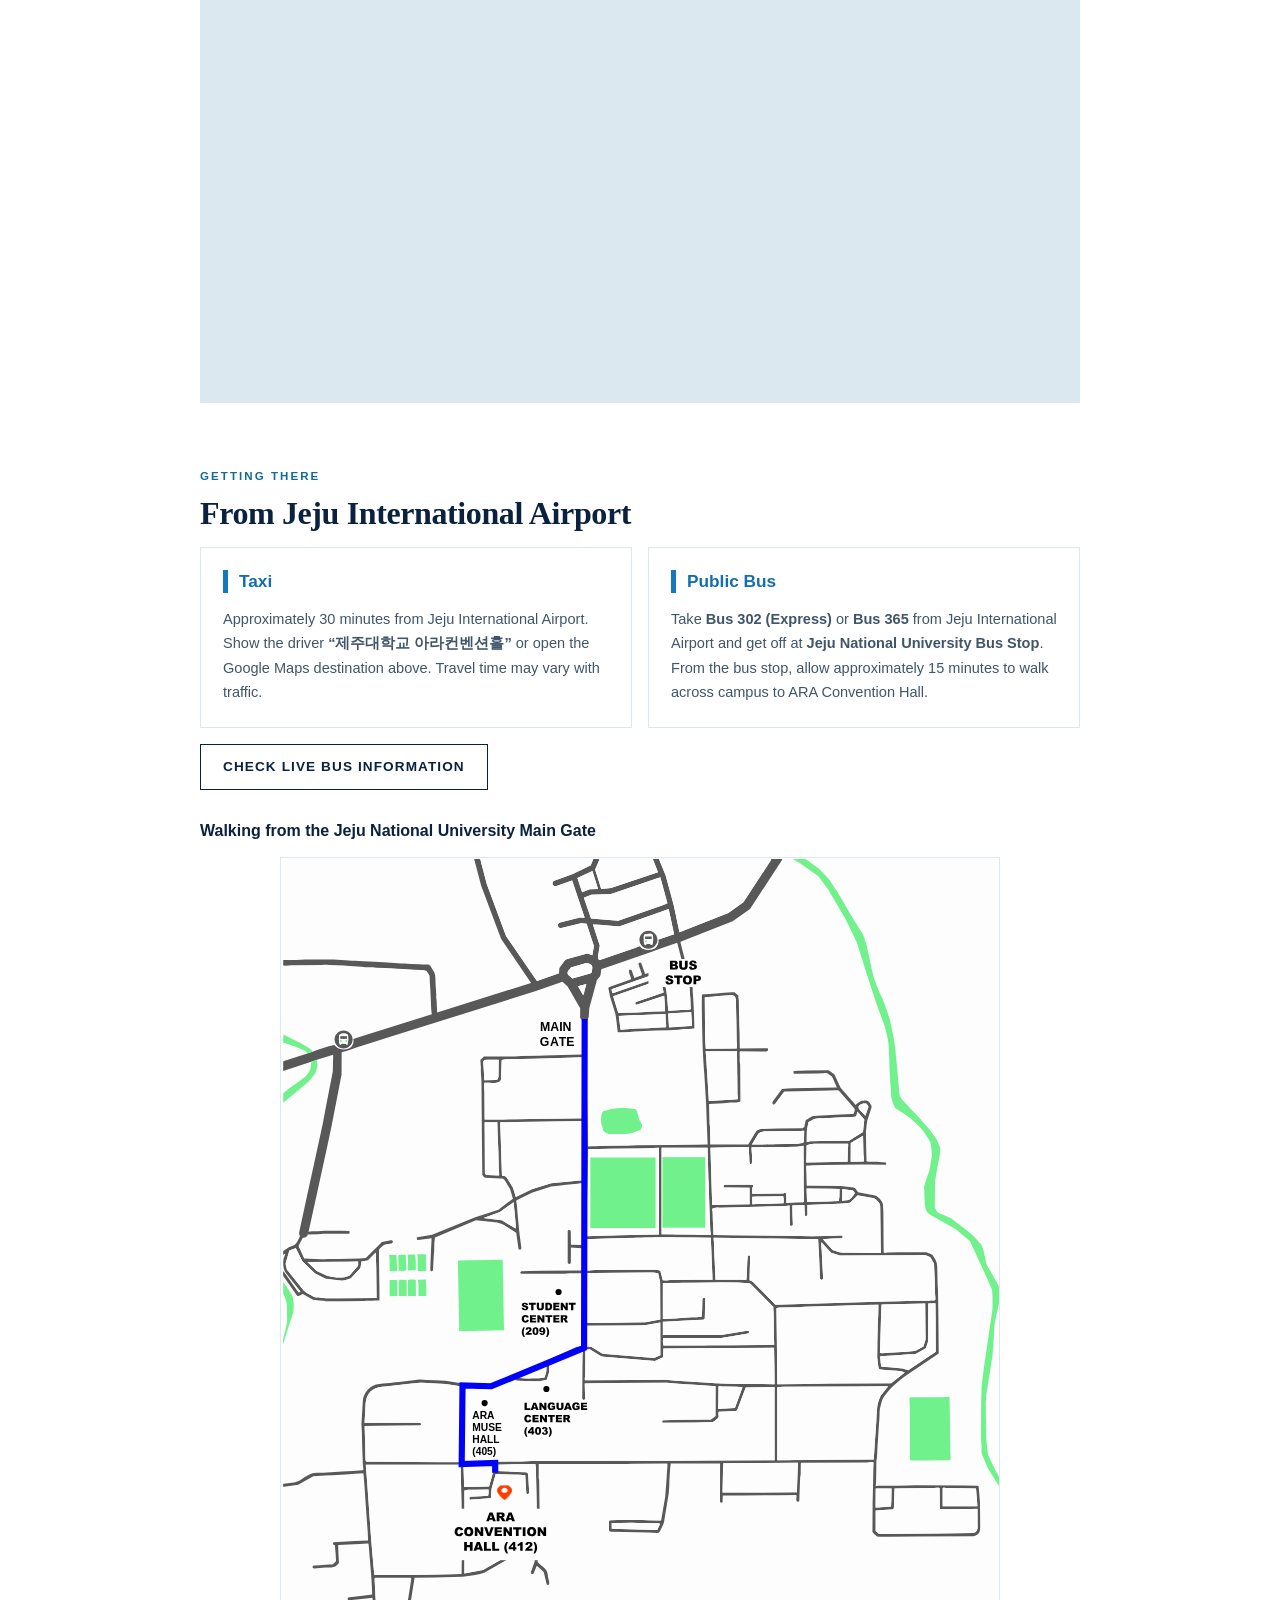
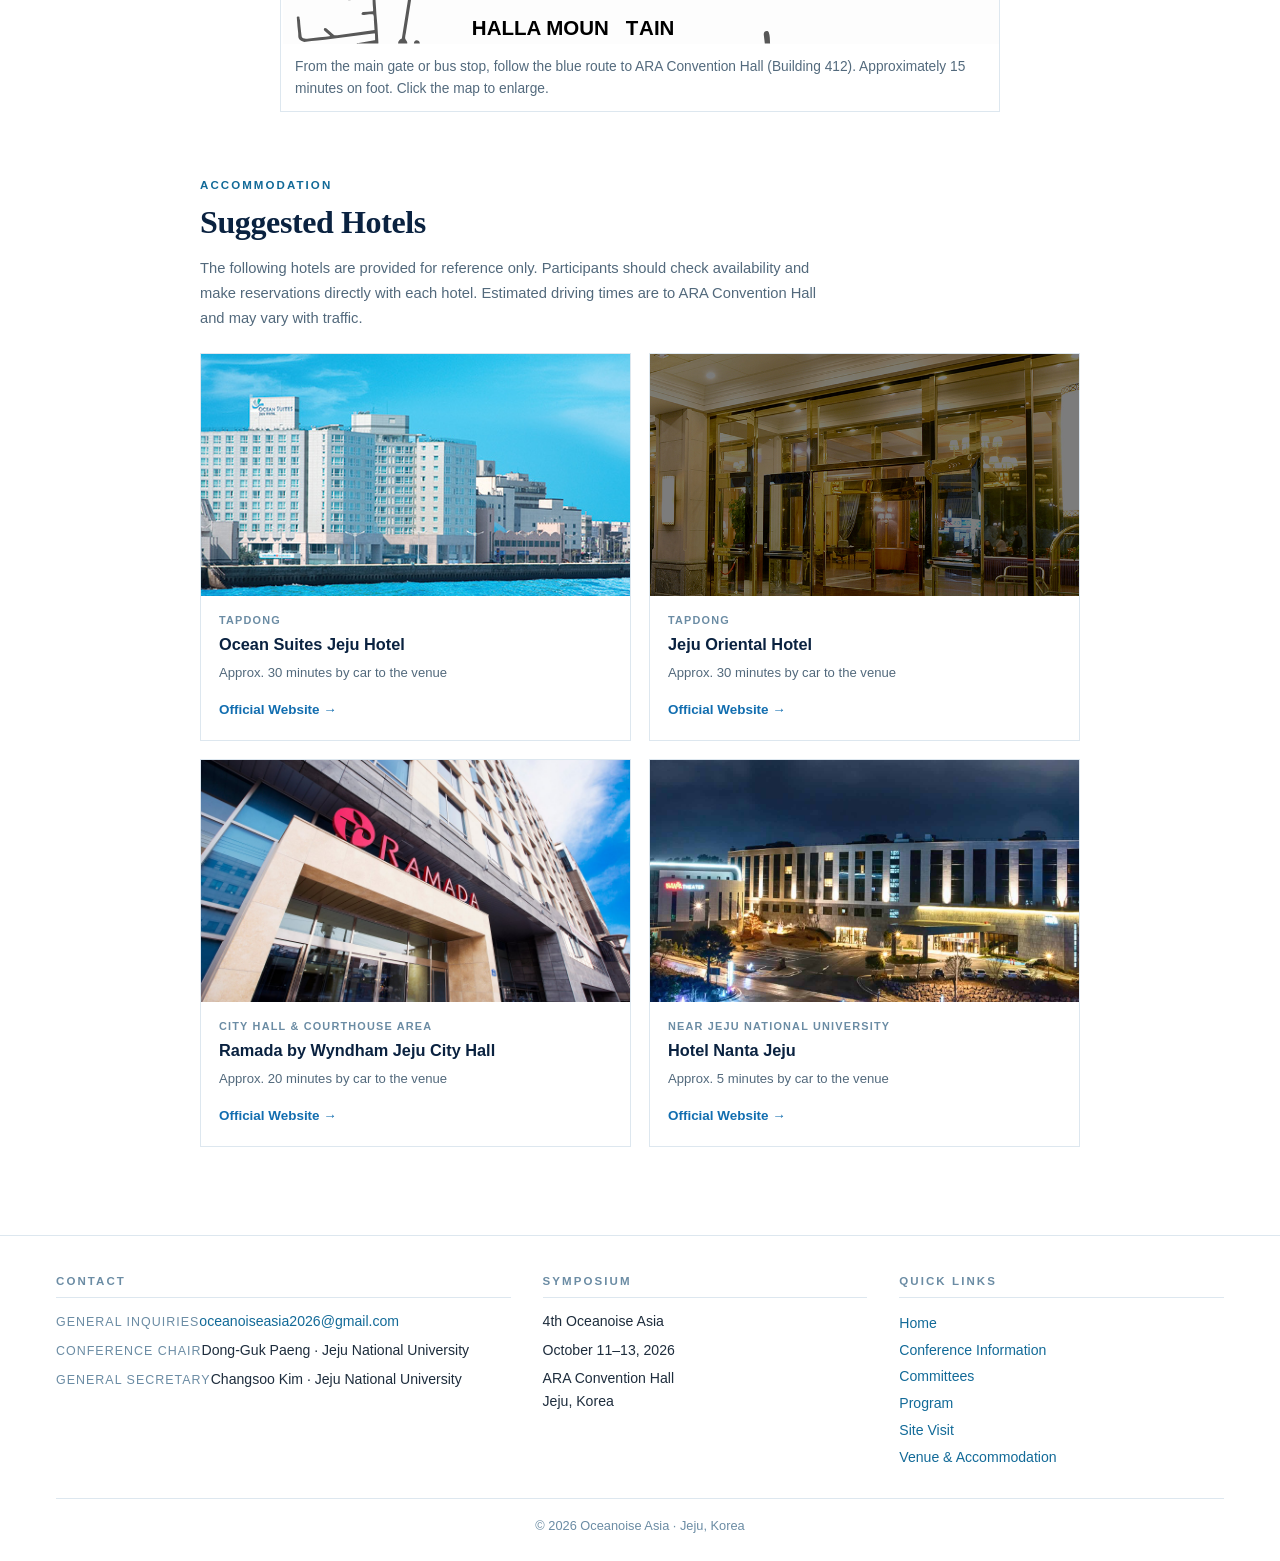
<file: venue.html>
<!DOCTYPE html>
<html lang="en">
<head>
  <meta charset="UTF-8" />
  <meta name="viewport" content="width=device-width, initial-scale=1.0" />
  <title>Venue &amp; Accommodation &mdash; Oceanoise Asia 2026</title>
  <meta name="description" content="Venue, airport transfer, campus directions, map, and accommodation information for Oceanoise Asia 2026 at ARA Convention Hall, Jeju National University." />
  <link rel="stylesheet" href="assets/css/site.css?v=20260825-hero-1" />
</head>
<body>

<nav class="site-nav" aria-label="Primary">
  <div class="wrap">
    <a href="index.html?v=20261012-nav9">Home</a>
    <a href="program.html?v=20261012-nav9">Program</a>
    <a href="site-visit.html?v=20261012-nav9">Site Visit</a>
    <a href="committees.html?v=20261012-nav9">Committees</a>
    <a href="venue.html?v=20261012-nav9" aria-current="page">Venue &amp; Accommodation</a>
  </div>
</nav>

<header class="page-hero venue-hero">
  <div class="wrap">
    <div class="header-inner">
      <span class="eyebrow">4th Oceanoise Asia</span>
      <h1>Venue &amp; Accommodation</h1>
      <p class="meta">ARA Convention Hall &nbsp;&middot;&nbsp; Jeju National University &nbsp;&middot;&nbsp; Jeju, Korea</p>
    </div>
  </div>
  <small class="hero-photo-credit">Photo: ARA Convention Hall &middot; Jeju National University</small>
</header>

<main class="venue-page">
  <div class="wrap">
    <div class="content">

      <section class="venue-section" id="venue">
        <div class="section-label">Conference Venue</div>
        <h2>ARA Convention Hall</h2>
        <p class="venue-lead">Oceanoise Asia 2026 will be held at ARA Convention Hall, located in the central area of the Jeju National University campus.</p>

        <figure class="venue-photo">
          <img src="assets/images/jeju-campus-aerial.jpg" alt="Aerial view of Jeju National University campus with ARA Convention Hall near the center foreground" />
          <figcaption>Jeju National University campus and ARA Convention Hall &middot; Photo: ARA Convention Hall, Jeju National University</figcaption>
        </figure>

        <div class="venue-gallery" aria-label="Views of ARA Convention Hall">
          <figure>
            <img src="assets/images/ara-convention-hall-wide.jpg" alt="Wide front view of ARA Convention Hall surrounded by trees" />
            <figcaption>ARA Convention Hall</figcaption>
          </figure>
          <figure>
            <img src="assets/images/ara-convention-hall-exterior.jpg" alt="Closer exterior view of ARA Convention Hall" />
            <figcaption>Exterior View</figcaption>
          </figure>
          <figure>
            <img src="assets/images/ara-convention-hall-entrance.jpg" alt="Ground-level view of the main entrance to ARA Convention Hall" />
            <figcaption>Main Entrance</figcaption>
          </figure>
        </div>

        <div class="venue-facts" aria-label="Venue details">
          <div class="venue-fact">
            <span class="fact-label">Symposium</span>
            <strong>11&ndash;13 October 2026</strong>
          </div>
          <div class="venue-fact">
            <span class="fact-label">Campus</span>
            <strong>Jeju National University</strong>
          </div>
          <div class="venue-fact venue-address">
            <span class="fact-label">Address</span>
            <strong>ARA Convention Hall, Jeju National University<br />102 Jejudaehak-ro, Jeju-si, Jeju-do 63243, Republic of Korea</strong>
          </div>
        </div>

        <div class="btn-row">
          <a class="btn btn-primary" href="https://www.google.com/maps/search/?api=1&amp;query=ARA%20Convention%20Hall%20Jeju%20National%20University&amp;hl=en" target="_blank" rel="noopener noreferrer">Open in Google Maps</a>
        </div>
      </section>

      <section class="venue-section" id="map">
        <div class="section-label">Location</div>
        <h2>Find the Venue</h2>
        <div class="map-frame">
          <iframe
            title="Map showing ARA Convention Hall at Jeju National University"
            src="https://www.google.com/maps?q=ARA%20Convention%20Hall%20Jeju%20National%20University&amp;output=embed&amp;hl=en"
            loading="lazy"
            referrerpolicy="no-referrer-when-downgrade"
            allowfullscreen>
          </iframe>
        </div>
      </section>

      <section class="venue-section" id="getting-there">
        <div class="section-label">Getting There</div>
        <h2>From Jeju International Airport</h2>
        <div class="travel-grid">
          <article class="travel-card">
            <h3 class="travel-heading">Taxi</h3>
            <p>Approximately 30 minutes from Jeju International Airport. Show the driver <strong>&ldquo;제주대학교 아라컨벤션홀&rdquo;</strong> or open the Google Maps destination above. Travel time may vary with traffic.</p>
          </article>
          <article class="travel-card">
            <h3 class="travel-heading">Public Bus</h3>
            <p>Take <strong>Bus 302 (Express)</strong> or <strong>Bus 365</strong> from Jeju International Airport and get off at <strong>Jeju National University Bus Stop</strong>. From the bus stop, allow approximately 15 minutes to walk across campus to ARA Convention Hall.</p>
          </article>
        </div>

        <div class="btn-row travel-links">
          <a class="btn btn-outline" href="https://bus.jeju.go.kr/" target="_blank" rel="noopener noreferrer">Check Live Bus Information</a>
        </div>

        <div class="campus-wayfinding">
          <h3>Walking from the Jeju National University Main Gate</h3>
          <figure class="campus-map">
            <button type="button" onclick="openMapLightbox()" aria-label="Enlarge the campus walking map">
              <picture>
                <source srcset="assets/images/ara-campus-walking-map.svg" type="image/svg+xml" />
                <img src="assets/images/ara-campus-walking-map.png" alt="Walking map from Jeju National University Main Gate and bus stop to ARA Convention Hall" />
              </picture>
            </button>
            <figcaption>From the main gate or bus stop, follow the blue route to ARA Convention Hall (Building 412). Approximately 15 minutes on foot. Click the map to enlarge.</figcaption>
          </figure>
        </div>
      </section>

      <section class="venue-section" id="accommodation">
        <div class="section-label">Accommodation</div>
        <h2>Suggested Hotels</h2>
        <p class="accommodation-note">The following hotels are provided for reference only. Participants should check availability and make reservations directly with each hotel. Estimated driving times are to ARA Convention Hall and may vary with traffic.</p>

        <div class="hotel-grid">
          <article class="hotel-item">
            <img src="assets/images/ocean-suites-jeju.jpg" alt="Exterior of Ocean Suites Jeju Hotel on the Tapdong waterfront" loading="lazy" />
            <div class="hotel-details">
              <p class="hotel-area">Tapdong</p>
              <h3>Ocean Suites Jeju Hotel</h3>
              <p class="hotel-travel-time">Approx. 30 minutes by car to the venue</p>
              <a href="https://www.oceansuites.kr/view/viewLink.do?page=homepage%2FENG%2Fcompany%2Fabout" target="_blank" rel="noopener noreferrer">Official Website <span aria-hidden="true">&rarr;</span></a>
            </div>
          </article>

          <article class="hotel-item">
            <img src="assets/images/jeju-oriental-hotel.jpg" alt="Entrance to Jeju Oriental Hotel in Tapdong" loading="lazy" />
            <div class="hotel-details">
              <p class="hotel-area">Tapdong</p>
              <h3>Jeju Oriental Hotel</h3>
              <p class="hotel-travel-time">Approx. 30 minutes by car to the venue</p>
              <a href="https://www.oriental.co.kr/view/index.do?SS_SVC_LANG_CODE=ENG" target="_blank" rel="noopener noreferrer">Official Website <span aria-hidden="true">&rarr;</span></a>
            </div>
          </article>

          <article class="hotel-item">
            <img src="assets/images/ramada-jeju-city-hall.jpg" alt="Exterior and entrance of Ramada by Wyndham Jeju City Hall" loading="lazy" />
            <div class="hotel-details">
              <p class="hotel-area">City Hall &amp; Courthouse Area</p>
              <h3>Ramada by Wyndham Jeju City Hall</h3>
              <p class="hotel-travel-time">Approx. 20 minutes by car to the venue</p>
              <a href="https://www.wyndhamhotels.com/ramada/jeju-south-korea/ramada-jeju-city-hall/overview" target="_blank" rel="noopener noreferrer">Official Website <span aria-hidden="true">&rarr;</span></a>
            </div>
          </article>

          <article class="hotel-item">
            <img src="assets/images/hotel-nanta-jeju.jpg" alt="Night view of Hotel Nanta Jeju" loading="lazy" />
            <div class="hotel-details">
              <p class="hotel-area">Near Jeju National University</p>
              <h3>Hotel Nanta Jeju</h3>
              <p class="hotel-travel-time">Approx. 5 minutes by car to the venue</p>
              <a href="https://www.nanta.co.kr/en/hotel/detail.php?id=1" target="_blank" rel="noopener noreferrer">Official Website <span aria-hidden="true">&rarr;</span></a>
            </div>
          </article>
        </div>
      </section>

    </div>
  </div>
</main>

<footer id="contact">
  <div class="wrap">
    <div class="footer-grid">
      <div class="footer-col">
        <h4>Contact</h4>
        <p><span class="role">General Inquiries</span><a href="mailto:oceanoiseasia2026@gmail.com">oceanoiseasia2026@gmail.com</a></p>
        <p><span class="role">Conference Chair</span>Dong-Guk Paeng &middot; Jeju National University</p>
        <p><span class="role">General Secretary</span>Changsoo Kim &middot; Jeju National University</p>
      </div>
      <div class="footer-col">
        <h4>Symposium</h4>
        <p>4th Oceanoise Asia</p>
        <p>October 11&ndash;13, 2026</p>
        <p>ARA Convention Hall<br/>Jeju, Korea</p>
      </div>
      <div class="footer-col">
        <h4>Quick Links</h4>
        <ul>
          <li><a href="index.html?v=20261012-nav9">Home</a></li>
          <li><a href="index.html?v=20261012-nav9#dates">Conference Information</a></li>
          <li><a href="committees.html?v=20261012-nav9">Committees</a></li>
          <li><a href="program.html?v=20261012-nav9">Program</a></li>
          <li><a href="site-visit.html?v=20261012-nav9">Site Visit</a></li>
          <li><a href="venue.html?v=20261012-nav9">Venue &amp; Accommodation</a></li>
        </ul>
      </div>
    </div>
    <div class="footer-bottom">
      &copy; 2026 Oceanoise Asia &middot; Jeju, Korea
    </div>
  </div>
</footer>

<div class="lightbox" id="map-lightbox" aria-hidden="true" onclick="closeMapLightbox()">
  <button class="lightbox-close" type="button" onclick="event.stopPropagation(); closeMapLightbox()" aria-label="Close enlarged map">&times;</button>
  <img src="assets/images/ara-campus-walking-map.svg" alt="Enlarged campus walking map to ARA Convention Hall" onclick="event.stopPropagation()" />
</div>

<script>
  function openMapLightbox() {
    var lightbox = document.getElementById('map-lightbox');
    lightbox.classList.add('open');
    lightbox.setAttribute('aria-hidden', 'false');
  }

  function closeMapLightbox() {
    var lightbox = document.getElementById('map-lightbox');
    lightbox.classList.remove('open');
    lightbox.setAttribute('aria-hidden', 'true');
  }

  document.addEventListener('keydown', function(event) {
    if (event.key === 'Escape') closeMapLightbox();
  });
</script>

</body>
</html>
</file>
<file: assets/css/site.css>
*, *::before, *::after { box-sizing: border-box; margin: 0; padding: 0; }

:root {
  --ink:       #0a2240;
  --text:      #1e2d3d;
  --muted:     #6b8ca4;
  --line:      #dde7ef;
  --surface:   #ffffff;
  --teal:      #126a98;
  --accent:    #5fcae8;
}

html, body { min-height: 100%; }
html { overflow-x: clip; scroll-padding-top: 44px; }
body { overflow-x: clip; }

body {
  font-family: -apple-system, BlinkMacSystemFont, "Segoe UI", Roboto, Helvetica, Arial, sans-serif;
  color: var(--text);
  line-height: 1.65;
  -webkit-font-smoothing: antialiased;
  background: #fff;
  overflow-wrap: break-word;
  word-wrap: break-word;
}

img { max-width: 100%; height: auto; display: block; }

a { color: inherit; }

.wrap { width: 100%; margin: 0; padding: 0 56px; }

/* ── Header ── */
header {
  position: relative;
  padding: 72px 0 96px;
  text-align: center;
  color: #fff;
  background:
    radial-gradient(ellipse at 50% 0%, #1a8ab5 0%, transparent 60%),
    linear-gradient(180deg, #0a2240 0%, #0e4d7b 55%, #126a98 100%);
  overflow: hidden;
}
header.page-hero { padding: 56px 0 64px; }
header::after {
  content: '';
  position: absolute;
  left: 0; right: 0; bottom: -1px;
  height: 70px;
  background: url("data:image/svg+xml,%3Csvg xmlns='http://www.w3.org/2000/svg' viewBox='0 0 1440 70' preserveAspectRatio='none'%3E%3Cpath fill='%23eaf3f9' d='M0,40 C240,75 480,5 720,30 C960,55 1200,15 1440,35 L1440,70 L0,70 Z'/%3E%3C/svg%3E") no-repeat bottom/100% 100%;
}
header .header-inner { padding-top: 0; }
header.page-hero .header-inner { padding-top: 0; }
header .eyebrow {
  display: inline-block;
  max-width: 100%;
  padding: 0 0 6px;
  border-bottom: 1px solid rgba(255,255,255,.35);
  font-size: .72rem;
  letter-spacing: .32em;
  text-transform: uppercase;
  color: rgba(255,255,255,.85);
  margin-bottom: 22px;
}
header h1 {
  font-size: clamp(2rem, 5vw, 3.2rem);
  font-weight: 800;
  letter-spacing: -.015em;
  line-height: 1.1;
  margin-bottom: 14px;
}
header h1 .year { color: var(--accent); }
header.page-hero h1 { font-size: clamp(1.6rem, 3.8vw, 2.4rem); }
header .subtitle {
  font-size: clamp(.95rem, 1.6vw, 1.1rem);
  color: rgba(255,255,255,.82);
  margin-bottom: 22px;
  font-weight: 400;
}
header .meta {
  display: block;
  padding: 8px 0 0;
  font-size: .9rem;
  color: rgba(255,255,255,.92);
  letter-spacing: .02em;
  overflow-wrap: anywhere;
}
header .meta .meta-link { color: inherit; text-decoration: underline; text-decoration-color: rgba(255,255,255,.4); }
header .meta .meta-link:hover { text-decoration-color: rgba(255,255,255,.85); }

/* ── Unified flat page headers ── */
header.home-hero,
header.page-hero {
  padding: 44px 0 46px;
  text-align: left;
  background: var(--ink);
  border-bottom: 1px solid #153d64;
}
header.home-hero,
header.page-hero {
  background:
    linear-gradient(90deg, rgba(6, 27, 52, .70) 0%, rgba(10, 34, 64, .54) 48%, rgba(10, 34, 64, .40) 100%),
    url('../images/jeju-campus-aerial.jpg') center 22% / cover no-repeat;
}
header.home-hero {
  padding: 62px 0 64px;
}
header.home-hero::after,
header.page-hero::after { display: none; }
header.home-hero .header-inner,
header.page-hero .header-inner {
  max-width: 880px;
  margin: 0 auto;
}
header.home-hero .header-inner {
  display: grid;
  grid-template-columns: minmax(0, 1fr) minmax(230px, 300px);
  align-items: stretch;
  gap: 48px;
  max-width: 880px;
}
header.home-hero .eyebrow,
header.page-hero .eyebrow {
  margin-bottom: 16px;
  padding: 0;
  border-bottom: 0;
}
header.home-hero h1,
header.page-hero h1 {
  margin-bottom: 9px;
  font-size: clamp(2rem, 4vw, 2.65rem);
}
header.home-hero .subtitle {
  margin-bottom: 8px;
  font-size: .95rem;
}
header.home-hero .meta,
header.page-hero .meta {
  padding-top: 0;
  color: rgba(255,255,255,.75);
}
.home-hero-dates {
  display: flex;
  flex-direction: column;
  color: #fff;
  text-align: right;
  text-shadow: 0 1px 12px rgba(4, 20, 38, .28);
}
.home-hero-dates__title {
  display: block;
  margin-bottom: 15px;
  padding-bottom: 8px;
  border-bottom: 1px solid rgba(255,255,255,.65);
  color: #fff;
  font-size: .72rem;
  font-weight: 650;
  letter-spacing: .2em;
  text-decoration: none;
  text-transform: uppercase;
}
.home-hero-dates__title:hover { border-bottom-color: #fff; }
.home-hero-dates dl {
  display: flex;
  flex: 1;
  flex-direction: column;
  justify-content: space-between;
  gap: 10px;
}
.home-hero-dates dl > div { display: grid; gap: 1px; }
.home-hero-dates dt {
  color: rgba(255,255,255,.72);
  font-size: .72rem;
  letter-spacing: .03em;
}
.home-hero-dates dd {
  color: #fff;
  font-size: .9rem;
  font-weight: 600;
  line-height: 1.35;
}
.hero-photo-credit {
  position: absolute;
  right: max(22px, calc((100vw - 880px) / 2));
  bottom: 10px;
  color: rgba(255,255,255,.56);
  font-size: .58rem;
  font-weight: 400;
  letter-spacing: .025em;
  line-height: 1.2;
  text-align: right;
}

/* ── Top nav (sticky) ── */
.site-nav {
  position: sticky;
  top: 0;
  z-index: 50;
  background: var(--ink);
  border-bottom: 1px solid rgba(255,255,255,.12);
  box-shadow: 0 1px 0 rgba(10, 34, 64, .04), 0 4px 12px rgba(10, 34, 64, .08);
}
.site-nav .wrap {
  display: flex;
  align-items: stretch;
  justify-content: center;
  flex-wrap: wrap;
  gap: 0;
  min-height: 42px;
  padding-top: 0;
  padding-bottom: 0;
}
.site-nav a,
.site-nav span {
  position: relative;
  display: inline-flex;
  align-items: center;
  padding: 0 14px;
  font-size: .76rem;
  letter-spacing: .14em;
  text-transform: uppercase;
  color: rgba(255,255,255,.7);
  text-decoration: none;
  white-space: nowrap;
  transition: color .15s ease;
}
.site-nav a:hover { color: #fff; }
.site-nav a[aria-current="page"] { color: #fff; }
.site-nav a[aria-current="page"]::after {
  content: '';
  position: absolute;
  left: 14px;
  right: 14px;
  bottom: 7px;
  height: 2px;
  background: var(--accent);
}
.site-nav .disabled {
  cursor: default;
  pointer-events: none;
  color: rgba(255,255,255,.4);
}
.site-nav .disabled .tag {
  margin-left: 3px;
  color: rgba(255,255,255,.45);
}

/* ── Main ── */
main { padding: 56px 0 24px; }

/* Shared content width — matches .content used on call-for-papers */
main > .wrap > .content { max-width: 880px; margin: 0 auto; }

/* ── Poster ── */
.poster {
  margin: 0;
}
.poster button {
  display: block;
  width: 100%;
  padding: 0;
  border: 1px solid var(--line);
  background: var(--surface);
  cursor: zoom-in;
}
.poster button img {
  display: block;
  width: 100%;
  height: auto;
}
.poster .caption {
  margin-top: 8px;
  font-size: .76rem;
  color: var(--muted);
  text-align: center;
}

/* Float variant — appears at top-right of welcome message, text wraps left */
.poster-float {
  float: right;
  width: 240px;
  margin: 4px 0 16px 28px;
  shape-outside: margin-box;
}

/* ── Lightbox ── */
.lightbox {
  display: none;
  position: fixed; inset: 0;
  background: rgba(10, 20, 35, .88);
  z-index: 9999;
  align-items: center;
  justify-content: center;
  padding: 24px;
  cursor: zoom-out;
}
.lightbox.open { display: flex; }
.lightbox img {
  max-width: 95vw;
  max-height: 95vh;
  width: auto;
  height: auto;
  display: block;
  cursor: default;
}
.lightbox-close {
  position: absolute;
  top: 16px; right: 20px;
  background: none;
  border: none;
  color: #fff;
  font-size: 1.6rem;
  line-height: 1;
  cursor: pointer;
  padding: 6px 10px;
  opacity: .85;
}
.lightbox-close:hover { opacity: 1; }

/* ── Welcome ── */
.welcome { display: flow-root; }
.welcome h2 {
  font-family: Georgia, "Times New Roman", serif;
  font-size: 1.5rem;
  font-weight: 700;
  color: var(--ink);
  margin-bottom: 6px;
  letter-spacing: -.005em;
}
.welcome .lead {
  font-family: Georgia, "Times New Roman", serif;
  font-style: italic;
  font-size: 1.02rem;
  color: var(--muted);
  margin-bottom: 24px;
  padding-bottom: 18px;
  border-bottom: 1px solid var(--line);
  position: relative;
}
.welcome .lead::after {
  content: '';
  position: absolute;
  left: 0; bottom: -1px;
  width: 48px; height: 2px;
  background: var(--teal);
}
.welcome p {
  font-size: .95rem;
  line-height: 1.78;
  margin-bottom: 14px;
  color: #2c3e52;
}
.welcome p.dropcap::first-letter {
  font-family: Georgia, "Times New Roman", serif;
  font-size: 2.8rem;
  font-weight: 700;
  line-height: .9;
  color: #0e4d7b;
  margin-right: 6px;
  vertical-align: -.22em;
}
.welcome .signature {
  clear: both;
  margin-top: 28px;
  padding-top: 16px;
  border-top: 1px solid var(--line);
  font-size: .9rem;
}
.welcome .signature .role {
  color: var(--muted);
  font-size: .76rem;
  letter-spacing: .14em;
  text-transform: uppercase;
  margin-bottom: 4px;
}
.welcome .signature .name {
  font-family: Georgia, "Times New Roman", serif;
  font-style: italic;
  font-size: 1.15rem;
  font-weight: 700;
  color: var(--ink);
}

/* ── Section heading (shared) ── */
.section { margin-top: 64px; scroll-margin-top: 24px; }
.section > h2 {
  font-size: 1.15rem;
  font-weight: 700;
  color: var(--ink);
  margin-bottom: 16px;
  letter-spacing: -.005em;
}
.section > p.lead-line {
  color: var(--muted);
  font-size: .92rem;
  margin-bottom: 20px;
}

/* ── News ── */
.sponsors-strip {
  display: grid;
  grid-template-columns: 104px minmax(0, 1fr) 104px;
  align-items: center;
  min-height: 92px;
  margin: 0 0 44px;
  border-top: 1px solid var(--line);
  border-bottom: 1px solid var(--line);
  background: #fff;
  box-shadow: 0 0 0 100vmax #fff;
  clip-path: inset(0 -100vmax);
}
.sponsors-strip::after { content: ''; }
.sponsors-strip h2 {
  color: var(--ink);
  font-size: .68rem;
  font-weight: 800;
  letter-spacing: .14em;
  text-transform: uppercase;
}
.sponsor-logos {
  display: grid;
  grid-template-columns: repeat(4, minmax(0, 1fr));
  align-items: center;
  justify-items: center;
  gap: clamp(16px, 3vw, 40px);
  min-width: 0;
}
.sponsor-logo-frame {
  position: relative;
  width: 100%;
  max-width: 240px;
  height: 64px;
  overflow: hidden;
}
.sponsor-logo-frame img {
  width: 100%;
  height: 100%;
  object-fit: contain;
}
.sponsor-logo-link {
  display: block;
  border-radius: 4px;
  text-decoration: none;
  transition: opacity .15s ease;
}
.sponsor-logo-link:hover { opacity: .82; }
.sponsor-logo-link:focus-visible {
  outline: 2px solid var(--teal);
  outline-offset: 4px;
}
.sponsor-logo-frame--oceansound { height: 96px; }
.sponsor-logo-frame--oceansound img {
  position: absolute;
  top: 50%;
  left: 50%;
  width: auto;
  max-width: none;
  height: 190%;
  transform: translate(-50%, -51%);
}
.sponsor-logo-frame--lucky img {
  position: absolute;
  top: 50%;
  left: 50%;
  width: 138%;
  max-width: none;
  height: auto;
  transform: translate(-50%, -51%);
}

.news.section {
  max-width: none;
  margin: 0;
}
.news h2 { margin-bottom: 10px; }
.news-list { border-top: 1px solid #b8cad6; }
.news-item {
  display: grid;
  grid-template-columns: 124px minmax(0, 1fr) auto;
  align-items: center;
  gap: 18px;
  padding: 12px 0;
  border-bottom: 1px solid #cbd7df;
}
.news-item--message { grid-template-columns: 124px minmax(0, 1fr); align-items: start; }
.news-message p { margin: 10px 0 0; font-size: .85rem; line-height: 1.8; }
.news-item time {
  display: inline-block;
  margin-bottom: 0;
  font-size: .72rem;
  color: var(--muted);
  letter-spacing: .06em;
  text-transform: uppercase;
}
.news-item h3 {
  margin-bottom: 0;
  font-size: .92rem;
  font-weight: 700;
  color: var(--ink);
  letter-spacing: -.005em;
}
.news-item h3 a,
.news-link {
  color: var(--teal);
  text-decoration: none;
}
.news-item h3 a { color: var(--ink); }
.news-link {
  font-size: .7rem;
  font-weight: 750;
  letter-spacing: .05em;
  text-transform: uppercase;
  white-space: normal;
  overflow-wrap: anywhere;
  min-width: 0;
}
.news-item a:hover,
.news-item a:focus-visible { text-decoration: underline; }
.news-item + .news-item { margin-top: 0; }

/* ── Committees ── */
.committee-block { margin-bottom: 28px; }
.committee-block h3 {
  font-size: .76rem;
  font-weight: 700;
  letter-spacing: .16em;
  text-transform: uppercase;
  color: var(--muted);
  margin-bottom: 10px;
  padding-bottom: 8px;
  border-bottom: 1px solid var(--line);
}
.committee-grid {
  display: grid;
  grid-template-columns: repeat(2, 1fr);
  gap: 8px 28px;
}
.committee-grid .person {
  font-size: .94rem;
  color: var(--text);
  padding: 4px 0;
}
.committee-grid .person .aff {
  color: var(--muted);
  font-size: .85rem;
  margin-left: 6px;
}
.committee-block.solo .committee-grid {
  grid-template-columns: 1fr;
  gap: 4px;
}

/* ── Buttons ── */
.btn-row { display: flex; flex-wrap: wrap; gap: 12px; margin-top: 16px; }
.btn {
  display: inline-flex;
  align-items: center;
  gap: 8px;
  padding: 11px 22px;
  max-width: 100%;
  font-size: .85rem;
  font-weight: 600;
  letter-spacing: .08em;
  text-transform: uppercase;
  text-align: center;
  text-decoration: none;
  border: 1px solid transparent;
  transition: background .15s ease, color .15s ease, border-color .15s ease;
  cursor: pointer;
  white-space: normal;
  overflow-wrap: anywhere;
}
.btn-primary {
  background: var(--ink);
  color: #fff;
  border-color: var(--ink);
}
.btn-primary:hover { background: #102e54; }
.btn-outline {
  background: transparent;
  color: var(--ink);
  border-color: var(--ink);
}
.btn-outline:hover { background: rgba(10, 34, 64, .06); }

/* ── Callouts ── */
.callout {
  background: var(--surface);
  border: 1px solid var(--line);
  border-left: 3px solid var(--teal);
  padding: 16px 20px;
  margin: 14px 0;
  font-size: .93rem;
  color: #2c3e52;
}
.callout.note {
  border-left-color: var(--accent);
  background: #f5fbfd;
  font-style: italic;
  color: #3b556e;
}
.callout strong { color: var(--ink); }

#abstract-cta {
  background: var(--surface);
  border: 1px solid var(--line);
  padding: 24px 28px;
  display: flex;
  flex-wrap: wrap;
  align-items: center;
  justify-content: space-between;
  gap: 20px;
  border-top: 2px solid var(--teal);
  scroll-margin-top: 24px;
}
#abstract-cta .copy { max-width: 60ch; min-width: 0; flex: 1 1 320px; }
#abstract-cta .copy h2 {
  font-size: 1.15rem;
  color: var(--ink);
  margin-bottom: 6px;
}
#abstract-cta .copy p {
  color: var(--muted);
  font-size: .92rem;
}
#abstract-cta .btn-row { margin-top: 0; }

/* ── Schedule Table ── */
.schedule { margin-top: 64px; scroll-margin-top: 24px; }
.schedule h2 {
  font-size: 1.15rem;
  font-weight: 700;
  color: var(--ink);
  margin-bottom: 16px;
  letter-spacing: -.005em;
}
table {
  width: 100%;
  border-collapse: collapse;
  font-size: .94rem;
}
th, td {
  text-align: left;
  padding: 13px 16px;
  border-bottom: 1px solid var(--line);
}
thead th {
  font-size: .76rem;
  letter-spacing: .1em;
  text-transform: uppercase;
  color: var(--muted);
  font-weight: 600;
  border-bottom: 2px solid var(--ink);
}
tbody tr:last-child td { border-bottom: 1px solid var(--ink); }
td.date {
  white-space: nowrap;
  color: var(--ink);
  font-weight: 600;
}
tr.group td {
  padding: 22px 16px 6px;
  font-size: .72rem;
  letter-spacing: .16em;
  text-transform: uppercase;
  color: var(--muted);
  font-weight: 700;
  border-bottom: none;
  background: transparent;
}
tr.group:first-child td { padding-top: 6px; }

/* ── Abstract page content ── */
.content {
  max-width: 880px;
  margin: 0 auto;
}
.content .doc-section {
  margin-top: 40px;
  scroll-margin-top: 24px;
}
.content .doc-section h2 {
  font-size: 1.15rem;
  font-weight: 700;
  color: var(--ink);
  margin-bottom: 12px;
  padding-bottom: 8px;
  border-bottom: 2px solid var(--ink);
  letter-spacing: -.005em;
}
.content .doc-section h3 {
  font-size: .98rem;
  font-weight: 700;
  color: var(--ink);
  margin-top: 20px;
  margin-bottom: 8px;
}
.content .doc-section p {
  font-size: .95rem;
  line-height: 1.78;
  margin-bottom: 12px;
  color: #2c3e52;
}
.content .doc-section ul {
  margin: 6px 0 14px 22px;
  padding: 0;
}
.content .doc-section ul li {
  font-size: .94rem;
  line-height: 1.7;
  margin-bottom: 6px;
  color: #2c3e52;
}
.content .doc-section ul li strong { color: var(--ink); }

/* ── Venue & accommodation ── */
.venue-page { padding-top: 48px; }
.venue-section {
  margin-top: 64px;
  scroll-margin-top: 62px;
}
.venue-section:first-child { margin-top: 0; }
.section-label {
  margin-bottom: 7px;
  color: var(--teal);
  font-size: .72rem;
  font-weight: 700;
  letter-spacing: .18em;
  text-transform: uppercase;
}
.venue-section > h2 {
  margin-bottom: 14px;
  color: var(--ink);
  font-family: Georgia, "Times New Roman", serif;
  font-size: clamp(1.45rem, 3vw, 2rem);
  line-height: 1.25;
  letter-spacing: -.012em;
}
.venue-lead {
  max-width: 68ch;
  margin-bottom: 24px;
  color: #3a5066;
  font-size: 1rem;
  line-height: 1.75;
}
.venue-photo {
  overflow: hidden;
  border: 1px solid var(--line);
  background: var(--surface);
}
.venue-photo img {
  width: 100%;
  aspect-ratio: 16 / 9;
  object-fit: cover;
}
.venue-photo figcaption,
.venue-gallery figcaption {
  padding: 9px 12px;
  color: var(--muted);
  font-size: .74rem;
  line-height: 1.45;
}
.venue-gallery {
  display: grid;
  grid-template-columns: repeat(3, minmax(0, 1fr));
  gap: 12px;
  margin-top: 12px;
}
.venue-gallery figure {
  min-width: 0;
  overflow: hidden;
  border: 1px solid var(--line);
  background: var(--surface);
}
.venue-gallery img {
  width: 100%;
  aspect-ratio: 4 / 3;
  object-fit: cover;
}
.venue-facts {
  display: grid;
  grid-template-columns: .8fr 1fr 1.9fr;
  margin-top: 20px;
  border-top: 2px solid var(--ink);
  border-bottom: 1px solid var(--line);
}
.venue-fact {
  min-width: 0;
  padding: 16px 18px;
  border-right: 1px solid var(--line);
}
.venue-fact:first-child { padding-left: 0; }
.venue-fact:last-child { padding-right: 0; border-right: 0; }
.venue-fact .fact-label {
  display: block;
  margin-bottom: 5px;
  color: var(--muted);
  font-size: .68rem;
  font-weight: 700;
  letter-spacing: .14em;
  text-transform: uppercase;
}
.venue-fact strong {
  display: block;
  color: var(--ink);
  font-size: .88rem;
  line-height: 1.5;
}
.map-frame {
  position: relative;
  overflow: hidden;
  border: 1px solid var(--line);
  background: #dbe8f0;
}
.map-frame iframe {
  display: block;
  width: 100%;
  height: 420px;
  border: 0;
}
.travel-grid {
  display: grid;
  grid-template-columns: repeat(2, minmax(0, 1fr));
  gap: 16px;
}
.travel-card {
  min-width: 0;
  padding: 22px;
  border: 1px solid var(--line);
  background: var(--surface);
}
.travel-card .travel-heading {
  margin-bottom: 14px;
  padding-left: 11px;
  border-left: 5px solid #1478bd;
  color: #126eb0;
  font-size: 1.08rem;
  font-weight: 750;
  line-height: 1.35;
}
.travel-card p {
  color: #40556a;
  font-size: .91rem;
  line-height: 1.68;
}
.campus-wayfinding {
  margin-top: 28px;
}
.campus-wayfinding > h3 {
  margin-bottom: 12px;
  color: var(--ink);
  font-size: 1rem;
}
.campus-map {
  overflow: hidden;
  max-width: 720px;
  margin: 0 auto;
  border: 1px solid var(--line);
  background: var(--surface);
}
.campus-map picture,
.campus-map img {
  display: block;
  width: 100%;
}
.campus-map > button {
  display: block;
  width: 100%;
  padding: 0;
  border: 0;
  background: transparent;
  cursor: zoom-in;
}
.campus-map > button:focus-visible {
  outline: 3px solid var(--accent);
  outline-offset: -3px;
}
.campus-map figcaption {
  padding: 11px 14px;
  background: var(--surface);
  color: #536a7d;
  font-size: .86rem;
  line-height: 1.6;
}
.travel-links { margin-top: 16px; }
.accommodation-note {
  max-width: 76ch;
  margin-bottom: 22px;
  color: #52697c;
  font-size: .92rem;
  line-height: 1.7;
}
.hotel-grid {
  display: grid;
  grid-template-columns: repeat(2, minmax(0, 1fr));
  gap: 18px;
}
.hotel-item {
  min-width: 0;
  overflow: hidden;
  border: 1px solid var(--line);
  background: var(--surface);
}
.hotel-item > img {
  display: block;
  width: 100%;
  aspect-ratio: 16 / 9;
  object-fit: cover;
}
.hotel-details {
  padding: 17px 18px 18px;
}
.hotel-area {
  margin-bottom: 5px;
  color: var(--muted);
  font-size: .68rem;
  font-weight: 700;
  letter-spacing: .11em;
  line-height: 1.4;
  text-transform: uppercase;
}
.hotel-details h3 {
  margin-bottom: 7px;
  color: var(--ink);
  font-size: 1.02rem;
  line-height: 1.42;
}
.hotel-travel-time {
  margin-bottom: 13px;
  color: #52697c;
  font-size: .82rem;
  line-height: 1.5;
}
.hotel-details a {
  color: #126eb0;
  font-size: .84rem;
  font-weight: 700;
  text-decoration: none;
}
.hotel-details a:hover,
.hotel-details a:focus-visible {
  text-decoration: underline;
}

/* ── Program ── */
.program-hero {
  padding: 44px 0 46px;
  text-align: left;
  background: var(--ink);
  border-bottom: 1px solid #153d64;
}
.program-hero::after { display: none; }
.program-hero .header-inner {
  max-width: 880px;
  margin: 0 auto;
}
.program-hero .eyebrow {
  margin-bottom: 16px;
  padding: 0;
  border-bottom: 0;
}
.program-hero h1 {
  margin-bottom: 9px;
  font-size: clamp(2rem, 4vw, 2.65rem);
}
.program-hero .meta {
  padding-top: 0;
  color: rgba(255,255,255,.75);
}
.program-page { padding-top: 50px; }
.program-page .content { max-width: 880px; }
.program-file {
  display: flex;
  align-items: center;
  justify-content: space-between;
  gap: 28px;
  margin-bottom: 42px;
  padding: 17px 0;
  border-top: 1px solid #bccbd6;
  border-bottom: 1px solid #bccbd6;
}
.program-file__copy {
  display: flex;
  align-items: center;
  gap: 15px;
  min-width: 0;
}
.program-file h2 {
  margin-bottom: 1px;
  color: var(--ink);
  font-size: .94rem;
  line-height: 1.4;
}
.program-file p {
  color: #687e8e;
  font-size: .78rem;
  line-height: 1.45;
}
.program-file__actions {
  display: flex;
  align-items: center;
  gap: 18px;
  flex: 0 0 auto;
}
.program-file__actions a {
  color: var(--ink);
  font-size: .76rem;
  font-weight: 750;
  letter-spacing: .06em;
  text-decoration: none;
  text-transform: uppercase;
}
.program-file__actions a::after {
  content: " \2192";
  color: var(--teal);
}
.program-file__actions a:hover,
.program-file__actions a:focus-visible { text-decoration: underline; }
.program-day {
  margin-bottom: 42px;
  border-top: 2px solid var(--ink);
  background: rgba(255,255,255,.7);
}
.program-day__heading {
  display: flex;
  align-items: baseline;
  justify-content: space-between;
  gap: 24px;
  padding: 16px 20px 15px;
  border-bottom: 1px solid #c9d7e1;
  background: #e8f0f5;
}
.program-day__heading p {
  margin-bottom: 0;
  color: var(--teal);
  font-size: .67rem;
  font-weight: 800;
  letter-spacing: .16em;
  text-transform: uppercase;
}
.program-day__heading h2 {
  color: var(--ink);
  font-family: -apple-system, BlinkMacSystemFont, "Segoe UI", Roboto, Helvetica, Arial, sans-serif;
  font-size: 1.08rem;
  font-weight: 750;
  line-height: 1.3;
}
.program-day__heading h2 span {
  margin-left: 5px;
  color: #5d7485;
  font-size: .78rem;
  font-weight: 650;
  letter-spacing: .04em;
}
.program-table-wrap { min-width: 0; }
.program-table { table-layout: fixed; }
.program-table th,
.program-table td {
  padding: 15px 20px;
  vertical-align: middle;
  border-bottom-color: #dce5eb;
}
.program-table tr:last-child th,
.program-table tr:last-child td { border-bottom: 1px solid #b8c9d5; }
.program-table th {
  width: 178px;
  color: #617789;
  font-size: .82rem;
  font-weight: 600;
  letter-spacing: .01em;
  white-space: nowrap;
}
.program-table td {
  color: #22384d;
  font-size: .96rem;
  font-weight: 500;
}
.program-table td em {
  color: #334d62;
  font-family: Georgia, "Times New Roman", serif;
  font-size: 1.01em;
}
.program-table__session {
  background: #f2f7fa;
}
.program-table__session th,
.program-table__discussion th { border-left: 3px solid var(--teal); }
.program-table__session td {
  color: var(--ink);
  font-weight: 700;
}
.program-table__discussion {
  background: #f2f7fa;
}
.program-table__session th,
.program-table__session td {
  border-bottom-color: #d2e0e8;
}
.program-table__discussion td {
  color: #526b7d;
  font-size: .9rem;
  font-weight: 550;
}
.session-kind {
  color: #60798b;
  font-weight: 550;
}
.session-number {
  display: inline-block;
  min-width: 72px;
  margin-right: 16px;
  padding: 0;
  color: var(--teal);
  font-size: .68rem;
  font-weight: 800;
  letter-spacing: .1em;
  text-transform: uppercase;
}
.session-title::before { content: ": "; }
.discussion-session {
  display: inline-block;
  min-width: 72px;
  margin-right: 16px;
  color: #6b8798;
  font-size: .66rem;
  font-weight: 800;
  letter-spacing: .1em;
  text-transform: uppercase;
}
.visually-hidden {
  position: absolute;
  width: 1px;
  height: 1px;
  padding: 0;
  margin: -1px;
  overflow: hidden;
  clip: rect(0, 0, 0, 0);
  white-space: nowrap;
  border: 0;
}

/* ── Footer ── */
footer {
  margin-top: 64px;
  padding: 36px 0 24px;
  border-top: 1px solid var(--line);
  font-size: .88rem;
  color: var(--text);
  background: rgba(255,255,255,.55);
}
footer a { color: var(--teal); text-decoration: none; }
footer a:hover { text-decoration: underline; }
.footer-grid {
  display: grid;
  grid-template-columns: 1.4fr 1fr 1fr;
  gap: 32px;
  align-items: start;
}
.footer-col { min-width: 0; }
.footer-col a { overflow-wrap: anywhere; }
.footer-col h4 {
  font-size: .72rem;
  font-weight: 700;
  letter-spacing: .18em;
  text-transform: uppercase;
  color: var(--muted);
  margin-bottom: 12px;
  padding-bottom: 6px;
  border-bottom: 1px solid var(--line);
}
.footer-col p {
  font-size: .88rem;
  line-height: 1.6;
  margin-bottom: 6px;
  color: var(--text);
}
.footer-col p .role {
  display: inline-block;
  min-width: 140px;
  color: var(--muted);
  font-size: .78rem;
  letter-spacing: .08em;
  text-transform: uppercase;
}
.footer-col ul { list-style: none; padding: 0; margin: 0; }
.footer-col ul li {
  font-size: .88rem;
  line-height: 1.9;
}
.footer-bottom {
  margin-top: 28px;
  padding-top: 16px;
  border-top: 1px solid var(--line);
  text-align: center;
  font-size: .8rem;
  color: var(--muted);
}

/* ── Responsive ── */
@media (max-width: 1000px) {
  .sponsor-logos {
    grid-template-columns: repeat(2, minmax(0, 1fr));
    width: 100%;
    max-width: 520px;
    margin: 0 auto;
    gap: 8px 24px;
  }
}

@media (max-width: 760px) {
  .wrap { padding: 0 22px; }
  header { padding: 36px 0 32px; }
  header.home-hero,
  header.page-hero { padding: 34px 0 35px; }
  header.home-hero { padding: 42px 0 44px; }
  header.home-hero .header-inner {
    grid-template-columns: 1fr;
    gap: 28px;
  }
  .home-hero-dates {
    width: min(100%, 300px);
    margin-left: auto;
  }
  .hero-photo-credit {
    right: 22px;
    bottom: 8px;
    font-size: .54rem;
  }
  .poster-float {
    float: none;
    width: 100%;
    max-width: 360px;
    margin: 0 auto 20px;
  }
  header .eyebrow { letter-spacing: .2em; }
  main { padding: 36px 0 16px; }
  th, td { padding: 12px 10px; font-size: .9rem; }
  td.date { font-size: .85rem; }
  .footer-grid { grid-template-columns: 1fr; gap: 28px; }
  .footer-col p .role { min-width: 0; display: block; margin-bottom: 2px; }
  .site-nav .wrap {
    flex-wrap: nowrap;
    overflow-x: auto;
    justify-content: flex-start;
    align-items: stretch;
    min-height: 38px;
    gap: 0;
    scrollbar-width: thin;
    -webkit-overflow-scrolling: touch;
  }
  .site-nav a,
  .site-nav span { padding: 0 10px; }
  .site-nav a[aria-current="page"]::after { left: 10px; right: 10px; bottom: 6px; }
  .site-nav .wrap::-webkit-scrollbar { height: 4px; }
  #abstract-cta { flex-direction: column; align-items: stretch; padding: 20px 22px; }
  #abstract-cta .btn-row { width: 100%; }
  .btn { flex: 1 1 auto; justify-content: center; }
  .committee-grid { grid-template-columns: 1fr; }
  .news-item {
    grid-template-columns: minmax(0, 1fr);
    gap: 8px;
    padding: 16px 0;
  }
  .sponsors-strip {
    position: relative;
    display: block;
    min-height: 100px;
    margin-bottom: 36px;
    padding: 27px 0 9px;
  }
  .sponsors-strip h2 {
    position: absolute;
    top: 8px;
    left: 0;
    font-size: .6rem;
  }
  .sponsor-logos { gap: 8px; }
  .sponsor-logo-frame {
    max-width: 200px;
    height: 58px;
  }
  .news-link { grid-column: 1; justify-self: start; max-width: 100%; }
  .content .doc-section h2 { font-size: 1.05rem; }
  .venue-page { padding-top: 36px; }
  .venue-section { margin-top: 52px; }
  .venue-facts { grid-template-columns: 1fr; }
  .venue-fact,
  .venue-fact:first-child,
  .venue-fact:last-child {
    padding: 13px 0;
    border-right: 0;
    border-bottom: 1px solid var(--line);
  }
  .venue-fact:last-child { border-bottom: 0; }
  .map-frame iframe { height: 340px; }
  .travel-grid { grid-template-columns: 1fr; }
  .hotel-grid { grid-template-columns: 1fr; }
  .venue-gallery {
    grid-template-columns: 1fr;
    gap: 10px;
  }
  .venue-gallery img { aspect-ratio: 16 / 9; }
  .campus-wayfinding { margin-top: 24px; }
  .program-hero { padding: 34px 0 35px; }
  .program-page { padding-top: 34px; }
  .program-file {
    align-items: flex-end;
    gap: 16px;
    margin-bottom: 30px;
  }
  .program-file p { display: none; }
  .program-file__actions { gap: 13px; }
  .program-file__actions a { font-size: .68rem; }
  .program-day { margin-bottom: 30px; }
  .program-day__heading {
    padding: 16px 17px;
  }
  .program-day__heading h2 { font-size: .98rem; text-align: right; }
  .program-table th,
  .program-table td { padding: 13px 14px; }
  .program-table th { width: 132px; font-size: .77rem; }
  .program-table td { font-size: .88rem; }
  .session-number {
    display: block;
    min-width: 0;
    margin: 0 0 5px;
    padding: 0;
    font-size: .63rem;
  }
  .session-title::before { content: ""; }
  .discussion-session {
    display: block;
    min-width: 0;
    margin: 0 0 4px;
    font-size: .61rem;
  }
}
@media (max-width: 380px) {
  header .eyebrow { font-size: .68rem; letter-spacing: .16em; }
  header .meta { font-size: .82rem; }
  .btn { padding: 10px 14px; font-size: .78rem; letter-spacing: .06em; }
  .program-table th { width: 116px; font-size: .72rem; }
  .program-table th,
  .program-table td { padding: 12px 10px; }
  .program-file {
    align-items: flex-start;
    flex-direction: column;
  }
}

/* Abstract book access from the home hero. */
.home-hero-actions { display: flex; flex-wrap: wrap; gap: 10px; margin-top: 22px; }
.home-hero-actions .hero-action { display: inline-flex; align-items: center; justify-content: center; gap: 8px; min-height: 44px; padding: 10px 14px; border: 1px solid rgba(255,255,255,.75); color: #fff; font-size: .78rem; font-weight: 600; text-decoration: none; line-height: 1.5; }
.home-hero-actions .hero-action:hover { background: rgba(255,255,255,.15); }
.home-hero-actions .hero-action--download { background: #fff; color: var(--ink); border-color: #fff; }
.home-hero-actions .hero-action--download:hover { background: #eaf4f7; }
.home-hero-actions .hero-action:focus-visible { outline: 2px solid #fff; outline-offset: 4px; }
.home-hero-download-meta { margin-top: 8px; color: rgba(255,255,255,.8); font-size: .7rem; }
</file>
<file: registration/assets/styles.css>
:root {
  color-scheme: light;
}

html {
  background: #ffffff;
}

body {
  min-width: 320px;
  margin: 0;
}

.oa-registration {
  --navy-950: #0a2240;
  --navy-800: #0e4d7b;
  --ocean-700: #126a98;
  --ocean-500: #36a7c8;
  --ocean-300: #72cce4;
  --ink: #1e2d3d;
  --muted: #5d7183;
  --line: #b8cad6;
  --surface: rgba(255, 255, 255, 0.94);
  min-height: 100vh;
  background: #ffffff;
  color: var(--ink);
  font-family: -apple-system, BlinkMacSystemFont, "Segoe UI", Roboto, Helvetica, Arial, sans-serif;
  font-size: 16px;
  line-height: 1.65;
}

.oa-registration *,
.oa-registration *::before,
.oa-registration *::after {
  box-sizing: border-box;
}

.oa-registration [hidden] {
  display: none !important;
}

.oa-registration__nav {
  position: sticky;
  top: 0;
  z-index: 50;
  background: var(--navy-950);
  border-bottom: 1px solid rgba(255, 255, 255, 0.12);
  box-shadow: 0 1px 0 rgba(10, 34, 64, 0.04), 0 4px 12px rgba(10, 34, 64, 0.08);
}

.oa-registration__nav-inner {
  display: flex;
  align-items: stretch;
  justify-content: center;
  flex-wrap: wrap;
  gap: 0;
  width: 100%;
  min-height: 42px;
  margin: 0 auto;
  padding: 0 56px;
}

.oa-registration__nav a,
.oa-registration__nav-inner > span {
  position: relative;
  display: inline-flex;
  align-items: center;
  padding: 0 14px;
  color: rgba(255, 255, 255, 0.7);
  font-size: 0.76rem;
  letter-spacing: 0.14em;
  text-decoration: none;
  text-transform: uppercase;
  white-space: nowrap;
}

.oa-registration__nav a:hover,
.oa-registration__nav a:focus-visible {
  color: #ffffff;
}

.oa-registration__nav-inner > [aria-current="page"] {
  color: #ffffff;
}

.oa-registration__nav-inner > [aria-current="page"]::after {
  position: absolute;
  right: 14px;
  bottom: 7px;
  left: 14px;
  height: 2px;
  background: var(--ocean-300);
  content: "";
}

.oa-registration__nav-disabled {
  opacity: 0.48;
}

.oa-registration__nav-disabled small {
  font: inherit;
}

.oa-registration__hero {
  position: relative;
  overflow: hidden;
  background:
    linear-gradient(90deg, rgba(6, 27, 52, 0.70) 0%, rgba(10, 34, 64, 0.54) 48%, rgba(10, 34, 64, 0.40) 100%),
    url("./jeju-campus-aerial.jpg") center 22% / cover no-repeat;
  color: #ffffff;
  text-align: center;
}

.oa-registration__hero-inner {
  width: 100%;
  margin: 0 auto;
  padding: 72px 56px 96px;
}

.oa-registration__hero-eyebrow {
  display: inline-block;
  margin: 0 0 22px;
  padding: 0 0 6px;
  border-bottom: 1px solid rgba(255, 255, 255, 0.35);
  color: rgba(255, 255, 255, 0.85);
  font-size: 0.72rem;
  letter-spacing: 0.32em;
  text-transform: uppercase;
}

.oa-registration__hero h1 {
  margin: 0 0 14px;
  color: #ffffff;
  font-size: clamp(2rem, 5vw, 3.2rem);
  font-weight: 800;
  letter-spacing: -0.015em;
  line-height: 1.1;
}

.oa-registration__hero h1 span {
  color: var(--ocean-300);
}

.oa-registration__hero-section {
  margin: 0 0 22px;
  color: rgba(255, 255, 255, 0.82);
  font-size: clamp(0.95rem, 1.6vw, 1.1rem);
  font-weight: 400;
}

.oa-registration__hero-meta {
  margin: 0;
  padding: 8px 0 0;
  color: rgba(255, 255, 255, 0.92);
  font-size: 0.9rem;
  letter-spacing: 0.02em;
}

.oa-registration__hero-photo-credit {
  position: absolute;
  right: max(22px, calc((100vw - 880px) / 2));
  bottom: 10px;
  z-index: 1;
  color: rgba(255, 255, 255, 0.56);
  font-size: 0.58rem;
  font-weight: 400;
  letter-spacing: 0.025em;
  line-height: 1.2;
  text-align: right;
}

.oa-registration__content {
  padding: 56px 56px 80px;
}

.oa-registration__shell {
  width: min(880px, 100%);
  margin: 0 auto;
}

.oa-registration__header {
  display: flex;
  align-items: flex-start;
  justify-content: space-between;
  gap: 24px;
  padding: 0 0 28px;
}

.oa-registration__header h2 {
  margin: 5px 0 0;
  color: var(--navy-950);
  font-size: 27px;
  font-weight: 750;
  letter-spacing: -0.015em;
  line-height: 1.2;
}

.oa-registration__introduction {
  max-width: 620px;
  margin: 10px 0 0;
  color: var(--muted);
  font-size: 14px;
}

.oa-registration__process {
  display: grid;
  gap: 18px;
  margin: 0 0 32px;
  border-top: 1px solid #bdd0dc;
  border-bottom: 1px solid #bdd0dc;
  padding: 22px 0;
}

.oa-registration__process p {
  margin: 0;
  color: #334b5d;
  font-size: 13px;
  line-height: 1.6;
}

.oa-registration__fee-line {
  display: flex;
  flex-wrap: wrap;
  gap: 3px 14px;
  align-items: baseline;
}

.oa-registration__fee-label {
  color: var(--ocean-700);
  font-size: 11px;
  font-weight: 800;
  letter-spacing: 0.1em;
  text-transform: uppercase;
}

.oa-registration__fee-line > strong {
  color: var(--navy-950);
  font-size: 15px;
  font-weight: 800;
  letter-spacing: -0.01em;
}

.oa-registration__fee-line i {
  margin: 0 3px;
  color: #7f9bab;
  font-style: normal;
}

.oa-registration__payment-note {
  flex-basis: 100%;
  display: grid;
  gap: 1px;
  margin-top: 4px;
}

.oa-registration__payment-note > strong {
  color: #223c51;
  font-size: 13px;
  font-weight: 800;
  line-height: 1.5;
}

.oa-registration__payment-note > span {
  color: var(--muted);
  font-size: 12.5px;
  line-height: 1.55;
}

.oa-registration__guidance {
  display: grid;
  grid-template-columns: repeat(2, minmax(0, 1fr));
  gap: 22px;
}

.oa-registration__guidance p {
  display: grid;
  gap: 3px;
}

.oa-registration__guidance strong {
  color: #223c51;
  font-size: 12px;
  font-weight: 800;
  letter-spacing: 0.025em;
}

.oa-registration__guidance b {
  color: #223c51;
  font-weight: 750;
}

.oa-registration__process strong {
  color: #223c51;
  font-weight: 750;
}

.oa-registration__eyebrow,
.oa-registration__version {
  margin: 0;
  color: var(--ocean-700);
  font-size: 11px;
  font-weight: 750;
  letter-spacing: 0.14em;
  line-height: 1.4;
  text-transform: uppercase;
}

.oa-registration__version {
  flex: 0 0 auto;
  padding: 4px 0;
  letter-spacing: 0.06em;
  white-space: nowrap;
}

.oa-registration__notice {
  margin: 0 0 26px;
  border: 1px solid #d6ad55;
  border-radius: 5px;
  background: #fff8e8;
  color: #604812;
  padding: 11px 14px;
  font-size: 13px;
  font-weight: 700;
  letter-spacing: 0.01em;
}

.oa-registration__form {
  padding: 0;
}

.oa-registration__grid {
  display: grid;
  grid-template-columns: repeat(2, minmax(0, 1fr));
  gap: 20px;
}

.oa-registration__field {
  display: grid;
  gap: 7px;
  min-width: 0;
}

.oa-registration__field--wide {
  grid-column: 1 / -1;
}

.oa-registration__field span,
.oa-registration__consent span {
  color: #263b4c;
  font-size: 14px;
  font-weight: 700;
}

.oa-registration__field .oa-registration__field-label {
  display: flex;
  flex-wrap: wrap;
  gap: 4px 10px;
  align-items: baseline;
  justify-content: space-between;
}

.oa-registration__field-label small {
  color: var(--muted);
  font-size: 11px;
  font-weight: 600;
}

.oa-registration__field small {
  color: var(--muted);
  font-size: 12px;
}

.oa-registration__field input,
.oa-registration__field select {
  width: 100%;
  min-height: 46px;
  border: 1px solid #aebfca;
  border-radius: 5px;
  background: #ffffff;
  color: var(--ink);
  font: inherit;
  padding: 9px 12px;
  transition: border-color 150ms ease, box-shadow 150ms ease;
}

.oa-registration__field select,
.oa-registration__field input[data-country-input] {
  appearance: none;
  background-image: url("data:image/svg+xml,%3Csvg xmlns='http://www.w3.org/2000/svg' width='12' height='8' viewBox='0 0 12 8'%3E%3Cpath d='M1 1.5 6 6.5l5-5' fill='none' stroke='%23263b4c' stroke-width='1.5' stroke-linecap='round' stroke-linejoin='round'/%3E%3C/svg%3E");
  background-position: right 14px center;
  background-repeat: no-repeat;
  background-size: 12px 8px;
  padding-right: 40px;
}

.oa-registration__field input[data-country-input]::-webkit-calendar-picker-indicator {
  opacity: 0;
}

.oa-registration__field input:hover,
.oa-registration__field select:hover {
  border-color: #799aad;
}

.oa-registration__field input:focus,
.oa-registration__field select:focus {
  border-color: var(--ocean-700);
  outline: none;
  box-shadow: 0 0 0 3px rgba(54, 167, 200, 0.2);
}

.oa-registration__consent {
  display: grid;
  grid-template-columns: 18px 1fr;
  align-items: start;
  gap: 11px;
  margin-top: 24px;
}

.oa-registration__consent input {
  width: 16px;
  height: 16px;
  margin: 4px 0 0;
  accent-color: var(--ocean-700);
}

.oa-registration__invitation-letter {
  border: 1px solid #cfdee7;
  border-radius: 5px;
  background: #f8fbfc;
  padding: 14px 16px;
}

.oa-registration__invitation-letter strong {
  display: block;
  margin-bottom: 2px;
  color: var(--navy-950);
}

.oa-registration__privacy-note {
  margin: 20px 0 0;
  color: var(--muted);
  font-size: 12px;
  line-height: 1.65;
}

.oa-registration__privacy-note a {
  color: var(--ocean-700);
  text-underline-offset: 2px;
}

.oa-registration__turnstile {
  min-height: 65px;
  margin-top: 22px;
}

.oa-registration__turnstile > div {
  max-width: 100%;
}

.oa-registration__actions {
  display: flex;
  flex-wrap: wrap;
  gap: 11px;
  margin-top: 27px;
}

.oa-registration__verification {
  margin-top: 28px;
  border-top: 1px solid #cfdee7;
  padding-top: 26px;
}

.oa-registration__verification p {
  max-width: 660px;
  margin: 0 0 20px;
  color: #334b5d;
  line-height: 1.65;
}

.oa-registration__verification .oa-registration__verification-note {
  margin-top: -8px;
  color: var(--muted);
  font-size: 13px;
}

.oa-registration__button {
  min-height: 46px;
  border: 1px solid var(--navy-800);
  border-radius: 5px;
  background: linear-gradient(135deg, var(--navy-800), var(--ocean-700));
  color: #ffffff;
  cursor: pointer;
  font: inherit;
  font-size: 14px;
  font-weight: 750;
  letter-spacing: 0.025em;
  padding: 11px 18px;
  transition: box-shadow 150ms ease, transform 150ms ease;
}

.oa-registration__button:hover:not(:disabled) {
  box-shadow: 0 7px 18px rgba(14, 77, 123, 0.2);
  transform: translateY(-1px);
}

.oa-registration__button:focus-visible {
  outline: 3px solid rgba(114, 204, 228, 0.72);
  outline-offset: 2px;
}

.oa-registration__button--secondary {
  background: #ffffff;
  color: var(--navy-800);
}

.oa-registration__button:disabled {
  cursor: not-allowed;
  opacity: 0.62;
}

.oa-registration__status {
  margin-top: 40px;
  border-top: 1px solid #cfdee7;
  background: transparent;
  padding: 32px 0 0;
}

.oa-registration__status h2,
.oa-registration__email-preview h2 {
  margin: 0 0 10px;
  color: var(--navy-950);
  font-size: 19px;
  line-height: 1.3;
}

.oa-registration__status p {
  margin: 0;
  color: #334b5d;
  line-height: 1.6;
}

.oa-registration__status[data-tone="error"] {
  border: 1px solid #ead1cc;
  background: #fff3f1;
  padding: 24px 22px;
}

.oa-registration__status[data-tone="success"] {
  background: transparent;
}

.oa-registration__email-next-step {
  margin-top: 32px;
  border: 2px solid var(--ocean-700);
  border-radius: 8px;
  background: linear-gradient(145deg, #f2fbfd, #ffffff 68%);
  box-shadow: 0 14px 32px rgba(14, 77, 123, 0.1);
  padding: 28px;
  scroll-margin-top: 90px;
}

.oa-registration__email-next-step h2 {
  margin: 4px 0 12px;
  color: var(--navy-950);
  font-size: clamp(23px, 4vw, 31px);
  line-height: 1.2;
}

.oa-registration__email-next-step h2:focus {
  outline: none;
}

.oa-registration__email-next-step > p {
  color: #334b5d;
  line-height: 1.65;
}

.oa-registration__step-label {
  margin: 0;
  color: var(--ocean-700) !important;
  font-size: 12px;
  font-weight: 800;
  letter-spacing: 0.08em;
  text-transform: uppercase;
}

.oa-registration__email-next-step ol {
  display: grid;
  gap: 10px;
  margin: 22px 0;
  padding-left: 24px;
  color: #263b4c;
  line-height: 1.55;
}

.oa-registration__email-actions {
  display: flex;
  margin-top: 22px;
}

.oa-registration__email-help {
  margin: 18px 0 0;
  border-top: 1px solid #cfdee7;
  font-size: 14px;
  padding-top: 16px;
}

.oa-registration__email-preview {
  margin-top: 34px;
  border-top: 1px solid #cfdee7;
  background: transparent;
  padding: 26px 0 0;
}

.oa-registration__email-preview header {
  display: flex;
  align-items: center;
  justify-content: space-between;
  gap: 16px;
}

.oa-registration__email-preview header span {
  color: #9b2c2c;
  font-size: 11px;
  font-weight: 800;
  letter-spacing: 0.1em;
}

.oa-registration__email-subject {
  margin: 16px 0 8px;
  font-weight: 700;
}

.oa-registration__email-preview pre {
  max-height: 320px;
  margin: 0;
  overflow: auto;
  border: 1px solid #c8d8e2;
  border-radius: 5px;
  background: #f4f8fa;
  color: #2d4354;
  font: 14px/1.55 Consolas, "Courier New", monospace;
  overflow-wrap: anywhere;
  padding: 14px;
  white-space: pre-wrap;
}

.oa-registration__status-link {
  display: inline-block;
  margin-top: 14px;
  color: var(--ocean-700);
  font-weight: 700;
}

.oa-registration__status .oa-registration__support-note {
  margin: 30px 0 0;
  border-top: 1px solid #cfdee7;
  color: #334b5d;
  font-size: 15px;
  line-height: 1.65;
  padding: 18px 0 0;
}

.oa-registration__summary {
  display: grid;
  grid-template-columns: repeat(2, minmax(0, 1fr));
  column-gap: 40px;
  margin: 28px 0 0;
}

.oa-registration__summary div {
  border-top: 1px solid #cfdee7;
  padding: 14px 0 16px;
}

.oa-registration__summary dt {
  margin-bottom: 4px;
  color: var(--muted);
  font-size: 11px;
  font-weight: 750;
  letter-spacing: 0.08em;
  text-transform: uppercase;
}

.oa-registration__summary dd {
  margin: 0;
  overflow-wrap: anywhere;
  font-weight: 700;
}

@media (max-width: 760px) {
  .oa-registration__nav-inner {
    align-items: stretch;
    justify-content: flex-start;
    flex-wrap: nowrap;
    gap: 0;
    min-height: 38px;
    overflow-x: auto;
    padding: 0 22px;
    scrollbar-width: none;
  }

  .oa-registration__nav a,
  .oa-registration__nav-inner > span {
    padding: 0 10px;
  }

  .oa-registration__nav-inner > [aria-current="page"]::after {
    right: 10px;
    bottom: 6px;
    left: 10px;
  }

  .oa-registration__nav-inner::-webkit-scrollbar {
    display: none;
  }

  .oa-registration__hero-inner {
    padding: 36px 22px 32px;
  }

  .oa-registration__hero-photo-credit {
    right: 22px;
    bottom: 8px;
    font-size: 0.54rem;
  }

  .oa-registration__hero-eyebrow {
    letter-spacing: 0.2em;
  }

  .oa-registration__hero-section {
    font-size: clamp(0.95rem, 1.6vw, 1.1rem);
  }

  .oa-registration__hero-meta {
    font-size: 0.9rem;
  }

  .oa-registration__content {
    padding: 36px 22px 48px;
  }

  .oa-registration__header {
    display: grid;
  }

  .oa-registration__header h2 {
    font-size: 24px;
  }

  .oa-registration__notice {
    margin-right: 0;
    margin-left: 0;
  }

  .oa-registration__grid,
  .oa-registration__summary {
    grid-template-columns: 1fr;
  }

  .oa-registration__guidance {
    grid-template-columns: 1fr;
    gap: 12px;
  }

  .oa-registration__button {
    width: 100%;
  }

  .oa-registration__status[data-tone="error"] {
    padding: 20px 18px;
  }

  .oa-registration__email-next-step {
    padding: 22px 18px;
  }
}

@media (prefers-reduced-motion: reduce) {
  .oa-registration__button,
  .oa-registration__field input,
  .oa-registration__field select {
    transition: none;
  }
}
</file>
<file: assets/css/program.css>
/* Program-only styles: the shared site header, navigation and footer stay consistent. */
.program-page { padding: 42px 0 64px; }
.program-page [hidden] { display: none !important; }
.program-intro { display: flex; justify-content: flex-end; margin-bottom: 8px; }
.agenda-kicker { color: #356b87; font-size: .65rem; font-weight: 700; letter-spacing: .15em; text-transform: uppercase; }
.schedule-link { flex-shrink: 0; font-size: .75rem; text-decoration: none; border-bottom: 1px solid #b7c9d4; padding: 7px 0; color: var(--ink); }
.schedule-link span { padding-left: 10px; color: var(--teal); }
.day-selector { display: flex; border-bottom: 1px solid #c8d6df; gap: 10px; }
.day-selector button { border: 0; border-bottom: 3px solid transparent; margin-bottom: -1px; background: transparent; text-align: left; padding: 14px 23px 16px; color: #627385; font: inherit; font-size: .82rem; cursor: pointer; }
.day-selector button:first-child { padding-left: 0; padding-right: 30px; }
.day-selector button span { display: block; font-size: .65rem; letter-spacing: .13em; font-weight: 650; margin-bottom: 2px; }
.day-selector button[aria-pressed="true"] { color: var(--ink); border-bottom-color: var(--teal); font-weight: 650; }
.day-selector button:hover { color: var(--teal); }
.day-selector .all-days { margin-left: auto; align-self: stretch; padding-right: 0; font-size: .75rem; }
.program-tools { display: flex; align-items: center; gap: 22px; padding: 20px 0 8px; }
.search-field { display: flex; align-items: center; gap: 10px; max-width: 420px; flex: 1; border: 1px solid #d4dee5; border-radius: 4px; padding: 0 12px; color: #64788b; }
.search-field svg { flex-shrink: 0; }
.search-field:focus-within { border-color: var(--teal); box-shadow: 0 0 0 2px #e2f1f7; }
.search-field input { border: 0; outline: none; background: none; font: inherit; font-size: .8rem; width: 100%; min-width: 0; height: 42px; color: var(--ink); }
.search-field input::placeholder { color: #67798b; opacity: 1; }
.search-field input::-webkit-search-cancel-button { display: none; }
.program-tools button, .program-empty button { border: 0; background: none; color: var(--teal); cursor: pointer; font: inherit; font-size: .74rem; min-height: 40px; }
#clear-search { min-height: 40px; }
#expand-sessions { margin-left: auto; white-space: nowrap; }
#expand-sessions span { font-size: 1.05rem; padding-left: 9px; }
.program-status { color: #526b7d; font-size: .74rem; }
.program-status:not(:empty) { padding: 12px 0 0; }
.agenda-day { margin-top: 29px; }
.agenda-day + .agenda-day { margin-top: 48px; }
.agenda-day-heading { display: flex; justify-content: space-between; align-items: flex-end; gap: 16px; padding-bottom: 18px; border-bottom: 2px solid var(--ink); }
.agenda-day-heading h2 { margin-top: 4px; color: var(--ink); font-size: 1.23rem; letter-spacing: -.025em; font-weight: 600; }
.timezone { color: #667a8b; font-size: .67rem; padding-bottom: 3px; }
.agenda-time { font-size: .77rem; color: #456074; font-variant-numeric: tabular-nums; white-space: nowrap; }
.agenda-event { display: grid; grid-template-columns: 132px 1fr; gap: 20px; padding: 17px 20px; border-bottom: 1px solid #e1e8ed; color: #5a6e7f; font-size: .8rem; }
.agenda-session { border-bottom: 1px solid #cddae3; }
.agenda-session > summary { list-style: none; display: grid; grid-template-columns: 132px 1fr 24px; gap: 20px; padding: 24px 20px; align-items: start; cursor: pointer; }
.agenda-session > summary::-webkit-details-marker { display: none; }
.agenda-session > summary:hover { background: #f5f9fb; }
.agenda-session[open] > summary { background: #f0f6f9; }
.agenda-session > summary .agenda-time { padding-top: 3px; color: var(--ink); font-weight: 600; }
.session-heading { display: block; min-width: 0; }
.session-type { display: block; color: #3c758f; font-size: .61rem; font-weight: 700; letter-spacing: .14em; text-transform: uppercase; margin-bottom: 6px; }
.session-name { display: block; color: var(--ink); font-size: 1.04rem; font-weight: 650; line-height: 1.45; }
.session-count { display: block; color: #667a8b; font-size: .72rem; margin-top: 5px; }
.session-toggle { width: 22px; height: 22px; position: relative; margin-top: 10px; color: var(--teal); }
.session-toggle::before, .session-toggle::after { content: ''; position: absolute; background: currentColor; width: 12px; height: 1px; left: 5px; top: 10px; }
.session-toggle::after { transform: rotate(90deg); }
.agenda-session[open] .session-toggle::after { transform: rotate(0); }
.session-body { padding: 0 26px 8px 172px; }
.session-note { color: #526b7d; font-size: .7rem; padding: 15px 0; border-bottom: 1px solid #e0e8ee; }
.talk-list { list-style: none; }
.talk { display: grid; grid-template-columns: 22px minmax(0, 1fr); gap: 13px; padding: 21px 0; }
.talk + .talk { border-top: 1px solid #e7edf1; }
.talk-index { color: #5c8198; font-size: .62rem; padding-top: 4px; font-variant-numeric: tabular-nums; }
.talk h4 { color: #182e43; font-size: .9rem; font-weight: 550; line-height: 1.65; }
.talk-speaker { color: var(--teal); font-size: .8rem; font-weight: 600; margin-top: 8px; }
.talk-affiliation { color: #637687; font-size: .74rem; line-height: 1.6; margin-top: 2px; }
.program-empty { text-align: center; padding: 60px 10px; }
.program-empty h2 { font-size: 1.1rem; color: var(--ink); }
.program-empty p { font-size: .85rem; color: #637687; margin: 10px 0; }
.program-page :focus-visible, .program-skip:focus-visible { outline: 2px solid #14779f; outline-offset: 4px; }
.program-page input:focus-visible { outline: none; }
.program-skip { position: fixed; top: -100px; left: 16px; z-index: 100; padding: 10px 18px; background: white; color: var(--ink); }
.program-skip:focus { top: 8px; }
@media (max-width: 760px) {
  .program-page { padding-top: 28px; }
  .day-selector { gap: 0; }
  .day-selector button { flex: 1; padding: 13px 12px; font-size: .75rem; }
  .day-selector button:first-child { padding-left: 0; padding-right: 12px; }
  .day-selector .all-days { flex: 0 0 auto; padding-left: 12px; font-size: .7rem; }
  .program-tools { flex-wrap: wrap; gap: 0; padding-top: 17px; }
  .search-field { flex-basis: 100%; max-width: none; }
  #expand-sessions { min-height: 38px; }
  .agenda-day { margin-top: 16px; }
  .agenda-day-heading { display: block; padding-bottom: 14px; }
  .agenda-day-heading h2 { font-size: 1.14rem; }
  .timezone { display: block; margin-top: 5px; font-size: .64rem; }
  .agenda-event { grid-template-columns: 103px 1fr; gap: 10px; padding: 15px 10px; font-size: .74rem; }
  .agenda-time { font-size: .72rem; }
  .agenda-session > summary { grid-template-columns: minmax(0, 1fr) 24px; gap: 7px; padding: 18px 12px; }
  .agenda-session > summary .agenda-time { grid-column: 1; padding-top: 0; }
  .session-heading { grid-column: 1; }
  .session-toggle { grid-column: 2; grid-row: 1 / 3; align-self: center; margin-top: 0; }
  .session-type { font-size: .58rem; margin-bottom: 4px; }
  .session-name { font-size: .95rem; }
  .session-body { padding: 0 12px 4px; }
  .session-note { font-size: .66rem; }
  .talk { gap: 9px; grid-template-columns: 18px minmax(0, 1fr); padding: 18px 0; }
  .talk h4 { font-size: .85rem; }
  .talk-affiliation { font-size: .7rem; }
}
@media print {
  .site-nav, .program-controls, .program-intro .schedule-link, footer, .program-status, .program-empty { display: none !important; }
  .program-page .agenda-day[hidden], .program-page .agenda-session[hidden], .program-page .talk[hidden], .program-page .agenda-event[hidden] { display: block !important; }
  .program-page { padding-top: 20px; }
  .agenda-session > summary { break-after: avoid; }
  .talk { break-inside: avoid; }
}

.session-guidance { padding: 14px 0; color: #456074; font-size: .8rem; line-height: 1.65; border-bottom: 1px solid #e0e8ee; }
</file>
<file: assets/css/site-visit.css>
.visit-page { padding: 0; color: var(--text); background: var(--surface); }
.visit-shell { width: calc(100% - 112px); max-width: 880px; margin: auto; padding: 42px 0 0; }
.visit-meta { display: flex; align-items: baseline; justify-content: space-between; gap: 20px; border-bottom: 1px solid var(--line); padding-bottom: 26px; }
.visit-meta p { font-size: clamp(1rem, 2.5vw, 1.4rem); }
.visit-meta span { font-size: .85rem; color: var(--muted); white-space: nowrap; }
.visit-signup { margin-top: 24px; padding: 18px 22px; background: #f1f7fb; border-left: 3px solid var(--teal); font-size: .95rem; }
.visit-signup strong { color: var(--ink); font-weight: 600; }
.visit-signup p + p { margin-top: 5px; }
.visit-route { list-style: none; padding: 0; margin: 38px 0 0; }
.visit-stop { position: relative; padding: 0 0 38px 96px; min-height: 92px; }
.visit-stop::before { content: ''; position: absolute; top: 22px; left: 23px; bottom: -22px; width: 2px; background: var(--line); }
.visit-stop:last-child::before { display: none; }
.visit-number { position: absolute; top: 3px; left: 3px; width: 42px; height: 42px; border: 1px solid var(--line); border-radius: 50%; background: var(--surface); color: var(--teal); display: grid; place-items: center; font-size: .9rem; z-index: 1; font-variant-numeric: tabular-nums; }
.visit-stop-top { display: flex; justify-content: space-between; align-items: center; gap: 22px; }
.visit-page h2 { font-size: clamp(1.3rem, 2.5vw, 1.65rem); line-height: 1.3; letter-spacing: -.02em; font-weight: 600; border: 0; padding: 0; margin: 0; color: var(--ink); }
.visit-label { color: var(--teal); text-transform: uppercase; font-size: .75rem; letter-spacing: .13em; font-weight: 600; margin-bottom: 7px; }
.visit-detail { color: var(--muted); font-size: .95rem; margin-top: 7px; }
.visit-time { color: var(--teal); font-size: clamp(1.8rem, 4vw, 2.3rem); white-space: nowrap; font-variant-numeric: tabular-nums; }
.visit-photo { position: relative; margin: 0; overflow: hidden; isolation: isolate; }
.visit-destination-link { display: block; text-decoration: none; }
.visit-destination-link:hover h2, .visit-destination-link:focus-visible h2 { text-decoration: underline; text-underline-offset: 5px; }
.visit-photo img { width: 100%; height: auto; aspect-ratio: 2.38; object-fit: cover; object-position: center bottom; }
.visit-photo::after { content: ''; position: absolute; inset: 0; background: linear-gradient(transparent 30%, rgba(6,29,43,.92)); z-index: 0; pointer-events: none; }
.visit-photo figcaption { position: absolute; bottom: 23px; left: 27px; right: 25px; z-index: 1; }
.visit-photo h2 { color: #fff; font-weight: 650; font-size: clamp(1.35rem, 3vw, 1.9rem); }
.visit-destination .visit-number { top: 40%; transform: translateY(-50%); background: var(--teal); border-color: var(--teal); color: #fff; }
.visit-destination::before { top: 0; bottom: 0; }
.visit-destination::after { content: ''; position: absolute; top: 40%; left: 23px; width: 73px; height: 1px; background: var(--line); }
.visit-return-final { margin-top: 20px; padding-top: 18px; border-top: 1px solid var(--line); }
.visit-poster { display: flex; align-items: center; gap: 28px; border-top: 1px solid var(--line); padding-top: 28px; }
.visit-poster-preview { flex: 0 0 132px; border: 1px solid var(--line); }
.visit-poster p { margin: 9px 0 16px; color: var(--muted); font-size: .9rem; }
.visit-poster-links { display: flex; flex-wrap: wrap; gap: 10px 24px; }
.visit-poster-links a { color: var(--teal); text-underline-offset: 4px; font-size: .9rem; }
.visit-body a:focus-visible { outline: 2px solid var(--teal); outline-offset: 4px; }
.visit-skip { position: absolute; left: 20px; top: -100px; z-index: 100; background: #fff; color: #102e3d; padding: 10px 16px; }
.visit-skip:focus { top: 6px; }
@media(max-width: 680px) {
  .visit-poster { gap: 18px; }
  .visit-poster-preview { flex-basis: 90px; }
  .visit-shell { width: calc(100% - 36px); padding-top: 38px; }
  .visit-meta { gap: 8px; padding-bottom: 22px; flex-wrap: wrap; }
  .visit-stop { padding-left: 49px; padding-bottom: 28px; }
  .visit-number { left: 0; width: 31px; height: 31px; font-size: .75rem; }
  .visit-stop::before { left: 15px; }
  .visit-stop-top { gap: 8px; flex-wrap: wrap; }
  .visit-time { font-size: 1.8rem; }
  .visit-endpoint .visit-time { align-self: flex-start; }
  .visit-detail { font-size: .8rem; }
  .visit-photo img { aspect-ratio: 1.1; }
  .visit-photo figcaption { bottom: 18px; left: 16px; right: 12px; }
  .visit-photo h2 { font-size: 1.4rem; }
  .visit-destination::after { left: 15px; width: 34px; }
}
@media print {
  .site-nav, .visit-poster, footer { display: none; }
  .visit-shell { width: 100%; padding: 20px; }
  .visit-stop { break-inside: avoid; }
  .visit-page { print-color-adjust: exact; -webkit-print-color-adjust: exact; }
}
</file>
